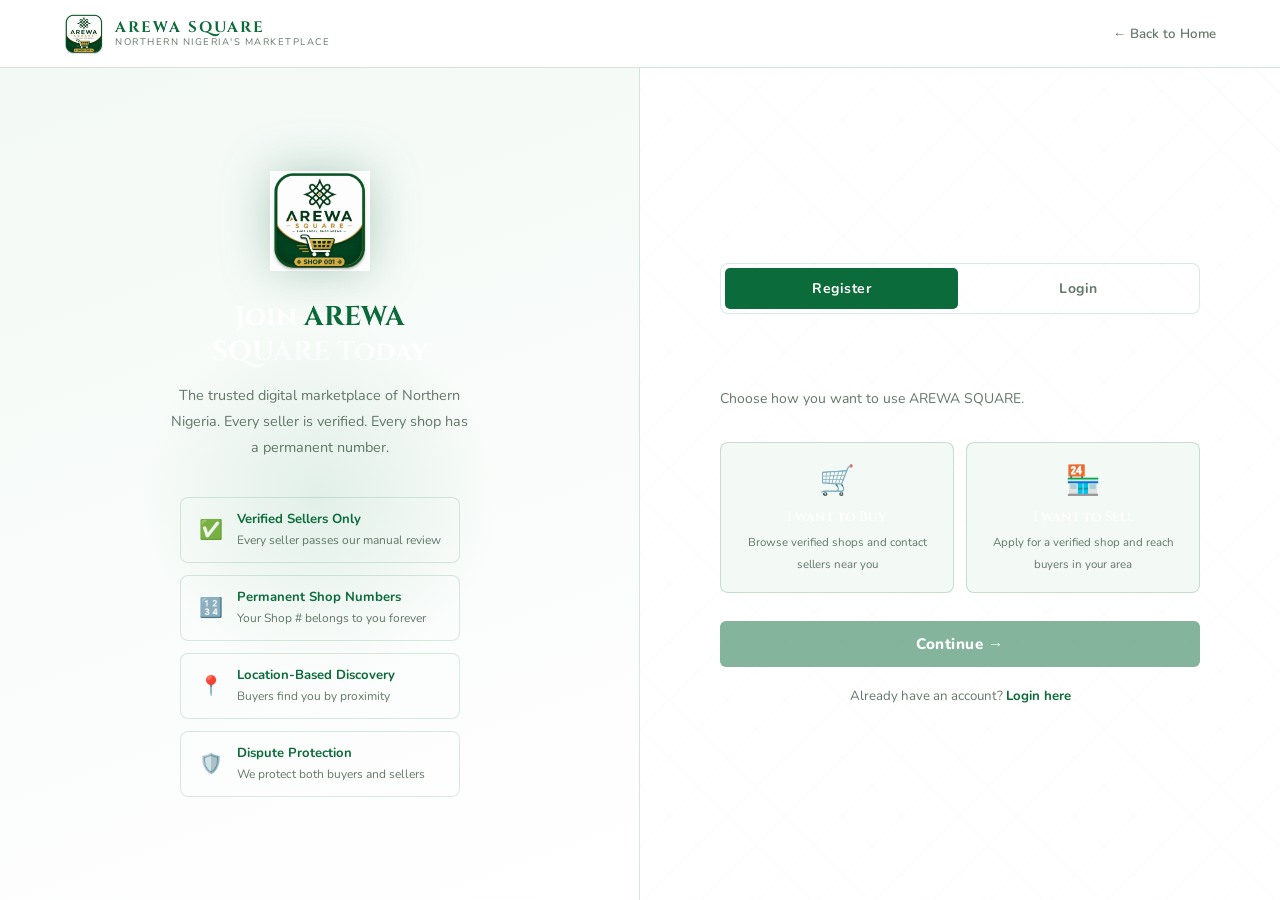
<file: admin-payments.html>
<!DOCTYPE html>
<html lang="en">
<head>
  <meta charset="UTF-8"/>
  <meta name="viewport" content="width=device-width, initial-scale=1.0"/>
  <title>AREWA SQUARE — Payment Tracking</title>
  <link href="https://fonts.googleapis.com/css2?family=Cinzel:wght@400;600;700&family=Nunito:wght@300;400;500;600;700;800&display=swap" rel="stylesheet"/>
  <style>
    *, *::before, *::after { margin:0; padding:0; box-sizing:border-box; }
        :root {
      --bg:         #FFFFFF;
      --bg2:        #F3F9F5;
      --green-mid:  #F3F9F5;
      --gold:       #0B6B3A;
      --gold-light: #128049;
      --gold-dim:   #4C8A6C;
      --emerald:    #128049;
      --em-dim:     #0B6B3A;
      --white:      #14231A;
      --white-dim:  #63776A;
      --danger:     #e74c3c;
      --warn:       #f39c12;
      --sidebar-w:  256px;
      --card:       #FFFFFF;
      --border:     rgba(11,107,58,0.15);
    }

    body {
      font-family:'Nunito',sans-serif;
      background:var(--bg);
      color:var(--white);
      min-height:100vh;
      display:flex;
    }

    body::before {
      content:''; position:fixed; inset:0;
      background:
        radial-gradient(ellipse at 15% 60%, rgba(11,107,58,0.18) 0%, transparent 55%),
        radial-gradient(ellipse at 85% 20%, rgba(11,107,58,0.06) 0%, transparent 50%);
      pointer-events:none; z-index:0;
    }

    /* ════════════════════════════
       SIDEBAR
    ════════════════════════════ */
    .sidebar {
      position:fixed; top:0; left:0;
      width:var(--sidebar-w); height:100vh;
      background:rgba(255,255,255,0.98);
      border-right:1px solid var(--border);
      display:flex; flex-direction:column;
      z-index:100; transition:transform 0.3s;
    }

    .sidebar-logo {
      padding:20px; border-bottom:1px solid var(--border);
    }
    .sidebar-logo a {
      display:flex; align-items:center; gap:10px; text-decoration:none;
    }
    .sidebar-logo img { width:34px; height:34px; object-fit:contain; }
    .sidebar-logo-text span:first-child {
      display:block; font-family:'Cinzel',serif;
      font-size:0.82rem; font-weight:700; color:var(--gold); letter-spacing:1.5px;
    }
    .sidebar-logo-text span:last-child {
      display:block; font-size:0.58rem; color:var(--white-dim);
      letter-spacing:1px; text-transform:uppercase;
    }

    .admin-badge {
      margin:12px; padding:10px 14px;
      background:rgba(11,107,58,0.08);
      border:1px solid rgba(11,107,58,0.2);
      border-radius:7px; display:flex; align-items:center; gap:10px;
    }
    .admin-avatar {
      width:32px; height:32px; border-radius:50%;
      background:linear-gradient(135deg,var(--green-mid),var(--gold-dim));
      display:flex; align-items:center; justify-content:center;
      font-size:0.75rem; font-weight:700; color:var(--gold);
      font-family:'Cinzel',serif; flex-shrink:0;
    }
    .admin-badge span:first-of-type { display:block; font-size:0.78rem; font-weight:700; color:var(--white); }
    .admin-badge span:last-of-type  { display:block; font-size:0.65rem; color:var(--gold); font-weight:700; }

    .sidebar-nav { flex:1; padding:8px 0; overflow-y:auto; }
    .nav-label { padding:10px 18px 4px; font-size:0.6rem; font-weight:700; color:var(--gold-dim); letter-spacing:2px; text-transform:uppercase; }
    .nav-item {
      display:flex; align-items:center; gap:10px; padding:10px 18px;
      cursor:pointer; transition:all 0.25s; border-left:2px solid transparent;
      color:var(--white-dim); font-size:0.83rem; font-weight:600; text-decoration:none;
    }
    .nav-item:hover { background:rgba(11,107,58,0.07); color:var(--white); border-left-color:var(--gold-dim); }
    .nav-item.active { background:rgba(11,107,58,0.1); color:var(--gold); border-left-color:var(--gold); }
    .nav-item .ni { font-size:0.95rem; min-width:18px; text-align:center; }
    .nav-badge { margin-left:auto; background:var(--danger); color:#fff; font-size:0.62rem; font-weight:800; padding:2px 7px; border-radius:10px; }
    .nav-badge.gold { background:var(--gold); color:var(--bg); }

    .sidebar-footer { padding:14px 18px; border-top:1px solid var(--border); }
    .logout-btn { display:flex; align-items:center; gap:10px; color:var(--white-dim); font-size:0.82rem; font-weight:600; cursor:pointer; transition:color 0.3s; background:none; border:none; font-family:'Nunito',sans-serif; padding:0; }
    .logout-btn:hover { color:var(--danger); }

    /* ════════════════════════════
       MAIN
    ════════════════════════════ */
    .main {
      margin-left:var(--sidebar-w);
      flex:1; min-height:100vh;
      position:relative; z-index:1;
    }

    .topbar {
      position:sticky; top:0; z-index:50;
      background:rgba(255,255,255,0.96);
      backdrop-filter:blur(14px);
      border-bottom:1px solid var(--border);
      padding:0 28px; height:60px;
      display:flex; align-items:center; justify-content:space-between;
    }
    .topbar-left h1 { font-family:'Cinzel',serif; font-size:1.05rem; font-weight:700; color:var(--white); }
    .topbar-left p  { font-size:0.72rem; color:var(--white-dim); margin-top:2px; }
    .topbar-right   { display:flex; align-items:center; gap:10px; }

    .btn-topbar {
      padding:7px 16px; border-radius:5px;
      font-family:'Nunito',sans-serif; font-size:0.78rem; font-weight:800;
      cursor:pointer; transition:all 0.3s; border:1px solid;
    }
    .btn-gold   { background:var(--gold); color:var(--bg); border-color:var(--gold); }
    .btn-gold:hover { background:var(--gold-light); }
    .btn-ghost  { background:transparent; color:var(--white-dim); border-color:var(--border); }
    .btn-ghost:hover { border-color:var(--gold-dim); color:var(--gold); }

    .hamburger-btn {
      display:none; width:34px; height:34px; background:none; border:none;
      cursor:pointer; flex-direction:column; gap:5px; align-items:center; justify-content:center;
    }
    .hamburger-btn span { display:block; width:20px; height:2px; background:var(--gold); border-radius:2px; }

    /* Page sections */
    .page-section { display:none; padding:24px 28px; animation:fadeUp 0.4s ease both; }
    .page-section.active { display:block; }
    @keyframes fadeUp { from{opacity:0;transform:translateY(10px)} to{opacity:1;transform:translateY(0)} }

    /* ════════════════════════════
       REVENUE SUMMARY BAR
    ════════════════════════════ */
    .revenue-bar {
      background:linear-gradient(135deg, rgba(11,107,58,0.6), rgba(255,255,255,0.8));
      border:1px solid rgba(11,107,58,0.25);
      border-radius:12px; padding:24px 28px;
      margin-bottom:24px;
      display:grid;
      grid-template-columns: repeat(4,1fr);
      gap:0;
      position:relative; overflow:hidden;
    }
    .revenue-bar::before {
      content:'';
      position:absolute; top:-60%; right:-5%;
      width:300px; height:300px;
      background:radial-gradient(circle, rgba(11,107,58,0.07) 0%, transparent 70%);
      pointer-events:none;
    }
    .rev-item {
      padding:0 24px;
      border-right:1px solid rgba(11,107,58,0.12);
      position:relative; z-index:1;
    }
    .rev-item:first-child { padding-left:0; }
    .rev-item:last-child  { border-right:none; }

    .rev-label { font-size:0.7rem; font-weight:700; color:var(--white-dim); text-transform:uppercase; letter-spacing:1px; margin-bottom:8px; }
    .rev-amount {
      font-family:'Cinzel',serif; font-size:1.6rem; font-weight:700;
      color:var(--gold); display:block; margin-bottom:4px;
    }
    .rev-sub { font-size:0.72rem; color:var(--white-dim); display:flex; align-items:center; gap:5px; }
    .rev-up   { color:var(--emerald); font-weight:700; }
    .rev-warn { color:var(--warn); font-weight:700; }
    .rev-danger { color:var(--danger); font-weight:700; }

    /* ════════════════════════════
       TOOLBAR
    ════════════════════════════ */
    .toolbar {
      display:flex; align-items:center; gap:12px;
      margin-bottom:16px; flex-wrap:wrap;
    }
    .toolbar-search {
      flex:1; min-width:200px;
      padding:9px 14px;
      background:rgba(11,107,58,0.05);
      border:1px solid rgba(11,107,58,0.2);
      border-radius:6px; color:var(--white);
      font-family:'Nunito',sans-serif; font-size:0.83rem;
      outline:none; transition:border-color 0.3s;
    }
    .toolbar-search:focus { border-color:var(--gold); }
    .toolbar-search::placeholder { color:rgba(99,119,106,0.35); }

    .filter-select {
      padding:9px 14px; background:rgba(11,107,58,0.05);
      border:1px solid rgba(11,107,58,0.2); border-radius:6px;
      color:var(--white); font-family:'Nunito',sans-serif;
      font-size:0.83rem; outline:none; cursor:pointer; appearance:none;
      padding-right:30px;
      background-image:url("data:image/svg+xml,%3Csvg xmlns='http://www.w3.org/2000/svg' width='10' height='6' viewBox='0 0 10 6'%3E%3Cpath d='M1 1l4 4 4-4' stroke='%230B6B3A' stroke-width='1.5' fill='none'/%3E%3C/svg%3E");
      background-repeat:no-repeat; background-position:right 10px center;
    }
    .filter-select option { background:var(--bg); }

    /* ════════════════════════════
       PAYMENT TABLE
    ════════════════════════════ */
    .table-wrap {
      background:var(--card); border:1px solid var(--border);
      border-radius:12px; overflow:hidden; overflow-x:auto;
    }

    table { width:100%; border-collapse:collapse; min-width:800px; }

    thead th {
      text-align:left; padding:13px 16px;
      font-size:0.67rem; font-weight:700; color:var(--gold-dim);
      text-transform:uppercase; letter-spacing:1px;
      border-bottom:1px solid var(--border); white-space:nowrap;
      background:rgba(11,107,58,0.03);
    }

    tbody td {
      padding:14px 16px; border-bottom:1px solid rgba(11,107,58,0.04);
      font-size:0.8rem; color:var(--white-dim); vertical-align:middle;
    }
    tbody tr:hover td { background:rgba(11,107,58,0.025); }
    tbody tr:last-child td { border-bottom:none; }

    .shop-pill {
      display:inline-block; background:rgba(11,107,58,0.1);
      border:1px solid var(--gold-dim); border-radius:4px;
      padding:2px 8px; font-family:'Cinzel',serif;
      font-size:0.68rem; font-weight:700; color:var(--gold);
    }

    .seller-cell { display:flex; align-items:center; gap:10px; }
    .seller-icon {
      width:32px; height:32px; border-radius:6px;
      background:linear-gradient(135deg,var(--green-mid),rgba(227,242,232,0.8));
      display:flex; align-items:center; justify-content:center;
      font-size:0.9rem; flex-shrink:0;
    }
    .seller-name { font-weight:700; color:var(--white); font-size:0.83rem; }
    .seller-biz  { font-size:0.7rem; color:var(--white-dim); }

    /* Status badges */
    .badge {
      display:inline-flex; align-items:center; gap:5px;
      padding:4px 10px; border-radius:12px;
      font-size:0.65rem; font-weight:700; white-space:nowrap;
    }
    .badge::before { content:''; width:6px; height:6px; border-radius:50%; }
    .badge.paid     { background:rgba(18,128,73,0.1); color:var(--emerald); border:1px solid rgba(18,128,73,0.25); }
    .badge.paid::before { background:var(--emerald); }
    .badge.pending  { background:rgba(243,156,18,0.1); color:var(--warn); border:1px solid rgba(243,156,18,0.25); }
    .badge.pending::before { background:var(--warn); }
    .badge.overdue  { background:rgba(231,76,60,0.1); color:var(--danger); border:1px solid rgba(231,76,60,0.25); }
    .badge.overdue::before { background:var(--danger); }
    .badge.free     { background:rgba(11,107,58,0.06); color:var(--white-dim); border:1px solid rgba(11,107,58,0.1); }
    .badge.free::before { background:var(--white-dim); }

    /* Plan badge */
    .plan-badge {
      display:inline-block; padding:3px 9px; border-radius:4px;
      font-size:0.65rem; font-weight:800; letter-spacing:0.5px;
    }
    .plan-monthly  { background:rgba(11,107,58,0.1); color:var(--gold); border:1px solid rgba(11,107,58,0.2); }
    .plan-yearly   { background:rgba(18,128,73,0.1); color:var(--emerald); border:1px solid rgba(18,128,73,0.2); }
    .plan-free     { background:rgba(11,107,58,0.05); color:var(--white-dim); border:1px solid rgba(11,107,58,0.1); }

    /* Amount */
    .amount-cell { font-family:'Cinzel',serif; font-size:0.88rem; font-weight:700; }
    .amount-paid    { color:var(--gold); }
    .amount-pending { color:var(--warn); }
    .amount-overdue { color:var(--danger); }

    /* Due date warning */
    .due-cell { font-size:0.78rem; }
    .due-overdue { color:var(--danger); font-weight:700; }
    .due-soon    { color:var(--warn); font-weight:700; }
    .due-ok      { color:var(--white-dim); }

    /* Action buttons */
    .act-cell { display:flex; gap:6px; flex-wrap:wrap; }
    .act-btn {
      padding:5px 12px; border-radius:4px;
      font-family:'Nunito',sans-serif; font-size:0.7rem; font-weight:700;
      cursor:pointer; transition:all 0.3s; border:1px solid;
    }
    .act-btn.confirm { background:rgba(18,128,73,0.1); border-color:rgba(18,128,73,0.3); color:var(--emerald); }
    .act-btn.confirm:hover { background:var(--emerald); color:var(--bg); }
    .act-btn.remind  { background:rgba(243,156,18,0.08); border-color:rgba(243,156,18,0.25); color:var(--warn); }
    .act-btn.remind:hover  { background:rgba(243,156,18,0.2); }
    .act-btn.suspend { background:rgba(231,76,60,0.08); border-color:rgba(231,76,60,0.25); color:var(--danger); }
    .act-btn.suspend:hover { background:rgba(231,76,60,0.15); }
    .act-btn.view    { background:rgba(11,107,58,0.08); border-color:var(--gold-dim); color:var(--gold); }
    .act-btn.view:hover    { background:rgba(11,107,58,0.15); }
    .act-btn.invoice { background:rgba(11,107,58,0.05); border-color:rgba(11,107,58,0.1); color:var(--white-dim); }
    .act-btn.invoice:hover { border-color:var(--gold-dim); color:var(--gold); }

    /* ════════════════════════════
       MODAL
    ════════════════════════════ */
    .modal-overlay {
      display:none; position:fixed; inset:0;
      background:rgba(16,40,28,0.7); z-index:999;
      align-items:center; justify-content:center; padding:20px;
    }
    .modal-overlay.open { display:flex; }
    .modal {
      background:var(--bg2); border:1px solid var(--border);
      border-radius:14px; width:100%; max-width:520px;
      max-height:88vh; overflow-y:auto;
      animation:fadeUp 0.3s ease both;
    }
    .modal-header {
      padding:20px 24px; border-bottom:1px solid var(--border);
      display:flex; align-items:center; justify-content:space-between;
      position:sticky; top:0; background:var(--bg2); z-index:2;
    }
    .modal-header h3 { font-family:'Cinzel',serif; font-size:1rem; color:var(--white); }
    .modal-close {
      background:none; border:none; color:var(--white-dim);
      font-size:1.2rem; cursor:pointer; transition:color 0.3s; width:28px; height:28px;
    }
    .modal-close:hover { color:var(--gold); }
    .modal-body { padding:24px; }

    /* Confirm payment modal */
    .confirm-shop-info {
      background:rgba(11,107,58,0.06); border:1px solid rgba(11,107,58,0.2);
      border-radius:10px; padding:18px; margin-bottom:20px;
      display:flex; align-items:center; gap:16px;
    }
    .confirm-shop-icon {
      width:48px; height:48px; border-radius:8px;
      background:linear-gradient(135deg,var(--green-mid),rgba(227,242,232,0.8));
      display:flex; align-items:center; justify-content:center; font-size:1.4rem; flex-shrink:0;
    }
    .confirm-shop-name { font-family:'Cinzel',serif; font-size:1rem; color:var(--white); margin-bottom:4px; }
    .confirm-shop-meta { font-size:0.75rem; color:var(--white-dim); }

    .form-group { margin-bottom:16px; }
    .form-group label { display:block; font-size:0.72rem; font-weight:700; color:var(--white-dim); margin-bottom:7px; letter-spacing:0.5px; text-transform:uppercase; }
    .form-group input, .form-group select, .form-group textarea {
      width:100%; padding:11px 14px;
      background:rgba(11,107,58,0.05);
      border:1px solid rgba(11,107,58,0.2);
      border-radius:6px; color:var(--white);
      font-family:'Nunito',sans-serif; font-size:0.875rem;
      outline:none; transition:border-color 0.3s; appearance:none;
    }
    .form-group input:focus, .form-group select:focus, .form-group textarea:focus {
      border-color:var(--gold); box-shadow:0 0 0 3px rgba(11,107,58,0.08);
    }
    .form-group input::placeholder, .form-group textarea::placeholder { color:rgba(99,119,106,0.35); }
    .form-group select option { background:var(--bg); }
    .form-group textarea { resize:vertical; min-height:70px; }

    .form-row { display:grid; grid-template-columns:1fr 1fr; gap:14px; }

    .amount-preview {
      background:rgba(11,107,58,0.08); border:1px solid rgba(11,107,58,0.2);
      border-radius:8px; padding:16px; margin-bottom:20px; text-align:center;
    }
    .amount-preview span { font-size:0.72rem; color:var(--white-dim); display:block; margin-bottom:4px; text-transform:uppercase; letter-spacing:1px; }
    .amount-preview strong { font-family:'Cinzel',serif; font-size:1.8rem; color:var(--gold); }

    .modal-actions { display:flex; gap:10px; margin-top:20px; }
    .modal-btn-primary {
      flex:1; padding:12px; background:var(--gold); color:var(--bg);
      border:none; border-radius:6px; font-family:'Nunito',sans-serif;
      font-size:0.9rem; font-weight:800; cursor:pointer; transition:all 0.3s;
    }
    .modal-btn-primary:hover { background:var(--gold-light); }
    .modal-btn-secondary {
      padding:12px 20px; background:transparent; color:var(--white-dim);
      border:1px solid rgba(11,107,58,0.12); border-radius:6px;
      font-family:'Nunito',sans-serif; font-size:0.875rem; font-weight:700; cursor:pointer; transition:all 0.3s;
    }
    .modal-btn-secondary:hover { border-color:var(--gold-dim); color:var(--gold); }

    /* ════════════════════════════
       INVOICE PREVIEW
    ════════════════════════════ */
    .invoice-preview {
      background:var(--bg); border:1px solid var(--border);
      border-radius:10px; padding:24px; margin-bottom:20px;
    }
    .invoice-header { display:flex; align-items:flex-start; justify-content:space-between; margin-bottom:24px; }
    .invoice-logo-text { font-family:'Cinzel',serif; font-size:1.1rem; color:var(--gold); font-weight:700; }
    .invoice-logo-sub  { font-size:0.65rem; color:var(--white-dim); letter-spacing:1px; text-transform:uppercase; }
    .invoice-title { font-family:'Cinzel',serif; font-size:0.85rem; color:var(--white-dim); letter-spacing:2px; text-transform:uppercase; }
    .invoice-num   { font-family:'Cinzel',serif; font-size:1.1rem; color:var(--gold); font-weight:700; }
    .invoice-divider { height:1px; background:var(--border); margin:16px 0; }
    .invoice-grid { display:grid; grid-template-columns:1fr 1fr; gap:16px; margin-bottom:20px; }
    .invoice-block p { font-size:0.7rem; color:var(--white-dim); text-transform:uppercase; letter-spacing:1px; margin-bottom:4px; }
    .invoice-block span { font-size:0.83rem; color:var(--white); font-weight:600; }
    .invoice-line { display:flex; justify-content:space-between; align-items:center; padding:10px 0; border-bottom:1px solid rgba(11,107,58,0.05); }
    .invoice-line span { font-size:0.83rem; color:var(--white-dim); }
    .invoice-line strong { font-size:0.83rem; color:var(--white); font-weight:700; }
    .invoice-total { display:flex; justify-content:space-between; align-items:center; padding:14px 0 0; }
    .invoice-total span { font-family:'Cinzel',serif; font-size:0.85rem; color:var(--gold); }
    .invoice-total strong { font-family:'Cinzel',serif; font-size:1.3rem; color:var(--gold); }
    .invoice-bank {
      background:rgba(11,107,58,0.06); border:1px solid rgba(11,107,58,0.15);
      border-radius:8px; padding:14px; margin-top:16px;
    }
    .invoice-bank p { font-size:0.7rem; color:var(--gold); font-weight:700; text-transform:uppercase; letter-spacing:1px; margin-bottom:8px; }
    .invoice-bank-detail { display:flex; justify-content:space-between; margin-bottom:6px; }
    .invoice-bank-detail span { font-size:0.78rem; color:var(--white-dim); }
    .invoice-bank-detail strong { font-size:0.78rem; color:var(--white); font-weight:700; }

    /* History log */
    .history-log { display:flex; flex-direction:column; gap:10px; }
    .history-item {
      background:var(--card); border:1px solid var(--border);
      border-radius:8px; padding:14px 16px;
      display:flex; align-items:center; gap:14px;
    }
    .history-dot {
      width:10px; height:10px; border-radius:50%; flex-shrink:0;
    }
    .history-dot.paid    { background:var(--emerald); box-shadow:0 0 6px rgba(18,128,73,0.4); }
    .history-dot.pending { background:var(--warn); }
    .history-dot.overdue { background:var(--danger); }
    .history-text { flex:1; }
    .history-text p    { font-size:0.82rem; font-weight:600; color:var(--white); }
    .history-text span { font-size:0.72rem; color:var(--white-dim); }
    .history-amount { font-family:'Cinzel',serif; font-size:0.9rem; font-weight:700; }
    .history-amount.paid    { color:var(--gold); }
    .history-amount.pending { color:var(--warn); }

    /* Section tabs */
    .section-tabs {
      display:flex; gap:4px;
      background:rgba(11,107,58,0.03);
      border:1px solid var(--border);
      border-radius:7px; padding:4px;
      width:fit-content; margin-bottom:20px;
    }
    .tab-btn {
      padding:8px 20px; background:transparent; border:none; border-radius:5px;
      font-family:'Nunito',sans-serif; font-size:0.82rem; font-weight:700;
      color:var(--white-dim); cursor:pointer; transition:all 0.3s;
    }
    .tab-btn.active { background:var(--gold); color:var(--bg); }

    .tab-content { display:none; }
    .tab-content.active { display:block; animation:fadeUp 0.3s ease both; }

    /* Notice */
    .notice {
      display:flex; gap:12px; align-items:flex-start;
      background:rgba(11,107,58,0.06); border:1px solid rgba(11,107,58,0.18);
      border-radius:8px; padding:14px 16px; margin-bottom:20px;
    }
    .notice .ni { font-size:1.1rem; margin-top:1px; flex-shrink:0; }
    .notice p { font-size:0.8rem; color:var(--white-dim); line-height:1.7; }
    .notice p strong { color:var(--gold); }

    /* Pricing plan cards */
    .plans-grid { display:grid; grid-template-columns:repeat(3,1fr); gap:16px; margin-bottom:24px; }
    .plan-card {
      background:var(--card); border:1px solid var(--border);
      border-radius:10px; padding:22px; text-align:center;
      transition:all 0.3s;
    }
    .plan-card:hover { border-color:var(--gold-dim); transform:translateY(-3px); }
    .plan-card.featured { border-color:var(--gold); background:rgba(11,107,58,0.06); }
    .plan-card .plan-name { font-family:'Cinzel',serif; font-size:0.9rem; color:var(--white); margin-bottom:8px; }
    .plan-card .plan-price { font-family:'Cinzel',serif; font-size:1.8rem; color:var(--gold); font-weight:700; margin-bottom:4px; }
    .plan-card .plan-period { font-size:0.72rem; color:var(--white-dim); margin-bottom:16px; }
    .plan-card .plan-features { text-align:left; margin-bottom:16px; }
    .plan-card .plan-features li { font-size:0.78rem; color:var(--white-dim); padding:5px 0; border-bottom:1px solid rgba(11,107,58,0.05); list-style:none; display:flex; align-items:center; gap:7px; }
    .plan-card .plan-features li::before { content:'✓'; color:var(--emerald); font-weight:700; }
    .plan-edit-btn {
      width:100%; padding:9px; background:transparent;
      border:1px solid var(--gold-dim); border-radius:5px;
      color:var(--gold); font-family:'Nunito',sans-serif;
      font-size:0.78rem; font-weight:700; cursor:pointer; transition:all 0.3s;
    }
    .plan-edit-btn:hover { background:rgba(11,107,58,0.1); }

    /* My bank info */
    .bank-card {
      background:linear-gradient(135deg, rgba(11,107,58,0.5), rgba(255,255,255,0.8));
      border:1px solid rgba(11,107,58,0.25); border-radius:12px; padding:24px;
      position:relative; overflow:hidden;
    }
    .bank-card::before {
      content:''; position:absolute; bottom:-30px; right:-30px;
      width:180px; height:180px;
      background:radial-gradient(circle, rgba(11,107,58,0.08) 0%, transparent 70%);
    }
    .bank-card h4 { font-family:'Cinzel',serif; font-size:0.9rem; color:var(--gold); margin-bottom:20px; }
    .bank-row { display:flex; align-items:center; justify-content:space-between; padding:12px 0; border-bottom:1px solid rgba(11,107,58,0.1); }
    .bank-row:last-child { border-bottom:none; }
    .bank-row span { font-size:0.75rem; color:var(--white-dim); text-transform:uppercase; letter-spacing:0.5px; }
    .bank-row strong { font-size:0.9rem; color:var(--white); font-weight:700; font-family:'Cinzel',serif; }

    /* Responsive */
    @media (max-width:960px) {
      .revenue-bar { grid-template-columns:1fr 1fr; }
      .rev-item { padding:12px 0; border-right:none; border-bottom:1px solid rgba(11,107,58,0.1); }
      .rev-item:nth-child(2n) { padding-left:20px; border-bottom:1px solid rgba(11,107,58,0.1); }
      .plans-grid { grid-template-columns:1fr; }
    }
    @media (max-width:860px) {
      .sidebar { transform:translateX(-100%); }
      .sidebar.open { transform:translateX(0); }
      .main { margin-left:0; }
      .hamburger-btn { display:flex; }
    }
    @media (max-width:520px) {
      .page-section { padding:16px 14px; }
      .topbar { padding:0 14px; }
      .form-row { grid-template-columns:1fr; }
      .revenue-bar { grid-template-columns:1fr; }
    }
  </style>
<script src="./api.js"></script>
<link rel="manifest" href="./manifest.json"/>
<meta name="theme-color" content="#0B6B3A"/>
</head>
<body>

  <!-- ══ SIDEBAR ══ -->
  <aside class="sidebar" id="sidebar">
    <div class="sidebar-logo">
      <a href="index.html">
        <img src="./logo.png" alt="Logo" onerror="this.style.display='none'"/>
        <div class="sidebar-logo-text">
          <span>AREWA SQUARE</span>
          <span>Payment Management</span>
        </div>
      </a>
    </div>

    <div class="admin-badge">
      <div class="admin-avatar">AK</div>
      <div>
        <span>Abbaty Kausani</span>
        <span>🔑 Platform Owner</span>
      </div>
    </div>

    <nav class="sidebar-nav">
      <div class="nav-label">Payment Sections</div>
      <a class="nav-item active" onclick="showSection('tracker')"><span class="ni">💳</span> Payment Tracker</a>
      <a class="nav-item" onclick="showSection('history')"><span class="ni">📜</span> Payment History</a>
      <a class="nav-item" onclick="showSection('invoices')"><span class="ni">🧾</span> Invoices</a>
      <a class="nav-item" onclick="showSection('plans')"><span class="ni">📦</span> Subscription Plans</a>
      <a class="nav-item" onclick="showSection('bank')"><span class="ni">🏦</span> My Bank Details</a>

      <div class="nav-label" style="margin-top:12px;">Quick Stats</div>
      <div style="padding:10px 18px;">
        <div style="background:rgba(18,128,73,0.08);border:1px solid rgba(18,128,73,0.15);border-radius:6px;padding:10px 12px;margin-bottom:8px;">
          <span style="font-size:0.65rem;color:var(--white-dim);display:block;text-transform:uppercase;letter-spacing:1px;">Collected This Month</span>
          <span style="font-family:'Cinzel',serif;font-size:1rem;color:var(--emerald);font-weight:700;">₦36,000</span>
        </div>
        <div style="background:rgba(243,156,18,0.06);border:1px solid rgba(243,156,18,0.15);border-radius:6px;padding:10px 12px;">
          <span style="font-size:0.65rem;color:var(--white-dim);display:block;text-transform:uppercase;letter-spacing:1px;">Awaiting Confirmation</span>
          <span style="font-family:'Cinzel',serif;font-size:1rem;color:var(--warn);font-weight:700;">₦9,000</span>
        </div>
      </div>

      <div class="nav-label" style="margin-top:4px;">Admin Panel</div>
      <a class="nav-item" href="admin.html"><span class="ni">◀</span> Back to Admin</a>
    </nav>

    <div class="sidebar-footer">
      <button class="logout-btn">🚪 Logout</button>
    </div>
  </aside>

  <!-- ══ MAIN ══ -->
  <main class="main">

    <!-- Topbar -->
    <div class="topbar">
      <div style="display:flex;align-items:center;gap:12px;">
        <button class="hamburger-btn" onclick="document.getElementById('sidebar').classList.toggle('open')">
          <span></span><span></span><span></span>
        </button>
        <div class="topbar-left">
          <h1 id="page-title">Payment Tracker</h1>
          <p>Seller subscription management — confirm every payment manually</p>
        </div>
      </div>
      <div class="topbar-right">
        <button class="btn-topbar btn-ghost" onclick="openInvoiceModal(null)">🧾 New Invoice</button>
        <button class="btn-topbar btn-gold" onclick="openConfirmModal(null)">✅ Confirm Payment</button>
      </div>
    </div>

    <!-- ══ TRACKER ══ -->
    <section class="page-section active" id="sec-tracker">

      <!-- Revenue summary bar -->
      <div class="revenue-bar">
        <div class="rev-item">
          <div class="rev-label">Total Collected — This Month</div>
          <span class="rev-amount">₦36,000</span>
          <span class="rev-sub"><span class="rev-up">↑ 20% vs last month</span></span>
        </div>
        <div class="rev-item">
          <div class="rev-label">Pending Confirmation</div>
          <span class="rev-amount" style="color:var(--warn);">₦9,000</span>
          <span class="rev-sub"><span class="rev-warn">3 sellers awaiting</span></span>
        </div>
        <div class="rev-item">
          <div class="rev-label">Overdue Payments</div>
          <span class="rev-amount" style="color:var(--danger);">₦6,000</span>
          <span class="rev-sub"><span class="rev-danger">2 sellers overdue</span></span>
        </div>
        <div class="rev-item">
          <div class="rev-label">Active Subscriptions</div>
          <span class="rev-amount">18/20</span>
          <span class="rev-sub"><span class="rev-up">90% collection rate</span></span>
        </div>
      </div>

      <!-- Notice -->
      <div class="notice">
        <span class="ni">💡</span>
        <p>
          <strong>How this works:</strong> Every seller transfers their subscription fee to your bank account directly.
          Once you see the transfer in your account, come here and click <strong>"Confirm Payment"</strong> to keep their shop Active.
          If a seller is overdue, you can send a reminder or suspend their shop until they pay.
        </p>
      </div>

      <!-- Toolbar -->
      <div class="toolbar">
        <input class="toolbar-search" type="text" placeholder="Search by seller name or shop number..." oninput="filterTable(this.value)"/>
        <select class="filter-select" onchange="filterByStatus(this.value)">
          <option value="all">All Status</option>
          <option value="paid">Paid ✅</option>
          <option value="pending">Pending ⏳</option>
          <option value="overdue">Overdue ⚠️</option>
          <option value="free">Free Period</option>
        </select>
        <select class="filter-select">
          <option>This Month</option>
          <option>Last Month</option>
          <option>Last 3 Months</option>
          <option>All Time</option>
        </select>
      </div>

      <!-- Table -->
      <div class="table-wrap">
        <table>
          <thead>
            <tr>
              <th>Shop</th>
              <th>Seller</th>
              <th>Plan</th>
              <th>Amount Due</th>
              <th>Due Date</th>
              <th>Last Paid</th>
              <th>Status</th>
              <th>Actions</th>
            </tr>
          </thead>
          <tbody id="payment-tbody"></tbody>
        </table>
      </div>
    </section>

    <!-- ══ PAYMENT HISTORY ══ -->
    <section class="page-section" id="sec-history">
      <div class="notice">
        <span class="ni">📜</span>
        <p>A full log of every payment you have confirmed. This is your financial record for AREWA SQUARE subscription income.</p>
      </div>

      <div class="toolbar">
        <input class="toolbar-search" type="text" placeholder="Search history..."/>
        <select class="filter-select">
          <option>All Sellers</option>
          <option>Shop 001 — Zainab Footwear</option>
          <option>Shop 002 — Musa Gadgets</option>
          <option>Shop 003 — Fatima Fashion</option>
        </select>
        <select class="filter-select">
          <option>All Time</option><option>This Month</option><option>Last Month</option>
        </select>
      </div>

      <div class="history-log" id="history-log"></div>
    </section>

    <!-- ══ INVOICES ══ -->
    <section class="page-section" id="sec-invoices">
      <div class="notice">
        <span class="ni">🧾</span>
        <p>Generate and send payment invoices to sellers. Each invoice shows your bank details, the amount due, and the due date. <strong>Sellers send the money to your account directly.</strong></p>
      </div>

      <div class="toolbar">
        <input class="toolbar-search" type="text" placeholder="Search invoices..."/>
        <button class="btn-topbar btn-gold" onclick="openInvoiceModal(null)" style="padding:9px 18px;">+ New Invoice</button>
      </div>

      <div class="table-wrap">
        <table>
          <thead>
            <tr><th>Invoice #</th><th>Shop</th><th>Seller</th><th>Amount</th><th>Issued</th><th>Due</th><th>Status</th><th>Actions</th></tr>
          </thead>
          <tbody id="invoice-tbody"></tbody>
        </table>
      </div>
    </section>

    <!-- ══ SUBSCRIPTION PLANS ══ -->
    <section class="page-section" id="sec-plans">
      <div class="notice">
        <span class="ni">📦</span>
        <p>These are the subscription plans sellers pay to stay on AREWA SQUARE. You set the prices. Sellers pay directly to your bank account.</p>
      </div>

      <div class="plans-grid">
        <div class="plan-card">
          <p class="plan-name">Trial Period</p>
          <p class="plan-price">Free</p>
          <p class="plan-period">First 3 months</p>
          <ul class="plan-features">
            <li>Shop listing active</li>
            <li>Up to 10 products</li>
            <li>Verified badge</li>
            <li>Basic analytics</li>
          </ul>
          <button class="plan-edit-btn" onclick="showToast('Edit Trial plan...','info')">Edit Plan</button>
        </div>
        <div class="plan-card featured">
          <p class="plan-name">Monthly Subscription</p>
          <p class="plan-price">₦3,000</p>
          <p class="plan-period">Per month — paid in advance</p>
          <ul class="plan-features">
            <li>Full shop listing</li>
            <li>Unlimited products</li>
            <li>Verified badge</li>
            <li>Full analytics</li>
            <li>Priority in search results</li>
          </ul>
          <button class="plan-edit-btn" onclick="showToast('Edit Monthly plan...','info')">Edit Plan</button>
        </div>
        <div class="plan-card">
          <p class="plan-name">Yearly Subscription</p>
          <p class="plan-price">₦30,000</p>
          <p class="plan-period">Per year — save ₦6,000</p>
          <ul class="plan-features">
            <li>Everything in Monthly</li>
            <li>2 months free</li>
            <li>Featured on Homepage</li>
            <li>Priority support</li>
          </ul>
          <button class="plan-edit-btn" onclick="showToast('Edit Yearly plan...','info')">Edit Plan</button>
        </div>
      </div>
    </section>

    <!-- ══ MY BANK DETAILS ══ -->
    <section class="page-section" id="sec-bank">
      <div class="notice">
        <span class="ni">🏦</span>
        <p>This is the bank account you share with sellers when sending invoices. <strong>Sellers transfer subscription fees directly to this account.</strong> Update it here if your details change.</p>
      </div>

      <div style="display:grid;grid-template-columns:1fr 1fr;gap:20px;">
        <div class="bank-card">
          <h4>💳 Your Payment Account</h4>
          <div class="bank-row">
            <span>Account Name</span>
            <strong>ABBATY KAUSANI</strong>
          </div>
          <div class="bank-row">
            <span>Account Number</span>
            <strong>0123456789</strong>
          </div>
          <div class="bank-row">
            <span>Bank Name</span>
            <strong>First Bank Nigeria</strong>
          </div>
          <div class="bank-row">
            <span>Account Type</span>
            <strong>Savings</strong>
          </div>
          <div class="bank-row">
            <span>Business Name</span>
            <strong>KAUSANITECH</strong>
          </div>
        </div>

        <div style="background:var(--card);border:1px solid var(--border);border-radius:12px;padding:24px;">
          <h4 style="font-family:'Cinzel',serif;font-size:0.9rem;color:var(--gold);margin-bottom:18px;">✏️ Update Bank Details</h4>
          <div class="form-group">
            <label>Account Name</label>
            <input type="text" value="ABBATY KAUSANI"/>
          </div>
          <div class="form-group">
            <label>Account Number</label>
            <input type="text" value="0123456789"/>
          </div>
          <div class="form-group">
            <label>Bank Name</label>
            <select>
              <option>First Bank Nigeria</option>
              <option>GTBank</option><option>Access Bank</option>
              <option>UBA</option><option>Zenith Bank</option>
              <option>Opay</option><option>Palmpay</option>
              <option>Moniepoint</option>
            </select>
          </div>
          <div class="form-group">
            <label>Business / Trading Name</label>
            <input type="text" value="KAUSANITECH"/>
          </div>
          <button class="modal-btn-primary" style="width:100%;margin-top:4px;" onclick="showToast('Bank details updated!','info')">Save Changes</button>
        </div>
      </div>
    </section>

  </main>

  <!-- ══ CONFIRM PAYMENT MODAL ══ -->
  <div class="modal-overlay" id="confirm-modal">
    <div class="modal">
      <div class="modal-header">
        <h3>✅ Confirm Payment Received</h3>
        <button class="modal-close" onclick="closeModal('confirm-modal')">✕</button>
      </div>
      <div class="modal-body">
        <div class="confirm-shop-info" id="confirm-shop-info">
          <div class="confirm-shop-icon" id="confirm-icon">🏪</div>
          <div>
            <p class="confirm-shop-name" id="confirm-name">Shop Name</p>
            <p class="confirm-shop-meta" id="confirm-meta">Shop # | Category | Location</p>
          </div>
        </div>

        <div class="amount-preview">
          <span>Amount to Confirm</span>
          <strong id="confirm-amount">₦3,000</strong>
        </div>

        <div class="notice" style="margin-bottom:16px;">
          <span class="ni">⚠️</span>
          <p>Only confirm after you have <strong>personally verified</strong> the transfer in your bank account or mobile app. Do not confirm based on screenshots alone.</p>
        </div>

        <div class="form-row">
          <div class="form-group">
            <label>Amount Received (₦) *</label>
            <input type="number" id="received-amount" placeholder="e.g. 3000"/>
          </div>
          <div class="form-group">
            <label>Date Received *</label>
            <input type="date" id="received-date"/>
          </div>
        </div>
        <div class="form-group">
          <label>Payment Method</label>
          <select id="payment-method">
            <option>Bank Transfer</option>
            <option>USSD Transfer</option>
            <option>Opay / Palmpay</option>
            <option>Moniepoint</option>
            <option>Cash (in person)</option>
          </select>
        </div>
        <div class="form-group">
          <label>Transaction Reference (Optional)</label>
          <input type="text" id="tx-ref" placeholder="e.g. FBN2025041800012345"/>
        </div>
        <div class="form-group">
          <label>Period Covered</label>
          <select id="period-covered">
            <option>April 2025</option><option>May 2025</option>
            <option>June 2025</option><option>Q2 2025 (Apr–Jun)</option>
            <option>Full Year 2025</option>
          </select>
        </div>
        <div class="form-group">
          <label>Notes (Optional)</label>
          <textarea id="confirm-notes" placeholder="Any additional note about this payment..."></textarea>
        </div>

        <div class="modal-actions">
          <button class="modal-btn-primary" onclick="processConfirmation()">✅ Confirm & Activate Shop</button>
          <button class="modal-btn-secondary" onclick="closeModal('confirm-modal')">Cancel</button>
        </div>
      </div>
    </div>
  </div>

  <!-- ══ INVOICE MODAL ══ -->
  <div class="modal-overlay" id="invoice-modal">
    <div class="modal">
      <div class="modal-header">
        <h3>🧾 Payment Invoice</h3>
        <button class="modal-close" onclick="closeModal('invoice-modal')">✕</button>
      </div>
      <div class="modal-body">

        <div class="invoice-preview" id="invoice-preview">
          <div class="invoice-header">
            <div>
              <p class="invoice-logo-text">AREWA SQUARE</p>
              <p class="invoice-logo-sub">Northern Nigeria's Marketplace</p>
              <p style="font-size:0.72rem;color:var(--white-dim);margin-top:4px;">Powered by KausaniTech</p>
            </div>
            <div style="text-align:right;">
              <p class="invoice-title">Invoice</p>
              <p class="invoice-num" id="inv-number">INV-2025-007</p>
              <p style="font-size:0.72rem;color:var(--white-dim);margin-top:4px;" id="inv-date">Issued: April 2025</p>
            </div>
          </div>

          <div class="invoice-divider"></div>

          <div class="invoice-grid">
            <div class="invoice-block">
              <p>Billed To</p>
              <span id="inv-seller-name">Rahama Beauty Store</span><br/>
              <span style="font-size:0.75rem;color:var(--white-dim);" id="inv-shop-num">Shop 007 — Kano Central</span>
            </div>
            <div class="invoice-block">
              <p>Payment To</p>
              <span>Abbaty Kausani</span><br/>
              <span style="font-size:0.75rem;color:var(--white-dim);">KAUSANITECH — AREWA SQUARE</span>
            </div>
          </div>

          <div class="invoice-divider"></div>

          <div class="invoice-line">
            <span>Subscription Plan</span>
            <strong id="inv-plan">Monthly Subscription</strong>
          </div>
          <div class="invoice-line">
            <span>Period Covered</span>
            <strong id="inv-period">April 2025</strong>
          </div>
          <div class="invoice-line">
            <span>Shop Number (Permanent)</span>
            <strong id="inv-shopnum">Shop 007</strong>
          </div>
          <div class="invoice-total">
            <span>Total Due</span>
            <strong id="inv-total">₦3,000</strong>
          </div>

          <div class="invoice-bank">
            <p>💳 Transfer to this account</p>
            <div class="invoice-bank-detail"><span>Account Name</span><strong>ABBATY KAUSANI</strong></div>
            <div class="invoice-bank-detail"><span>Account Number</span><strong>0123456789</strong></div>
            <div class="invoice-bank-detail"><span>Bank</span><strong>First Bank Nigeria</strong></div>
            <div class="invoice-bank-detail"><span>Due Date</span><strong id="inv-due">30 April 2025</strong></div>
          </div>
        </div>

        <div class="modal-actions">
          <button class="modal-btn-primary" onclick="showToast('Invoice sent to seller via WhatsApp/email!','info')">📤 Send to Seller</button>
          <button class="modal-btn-secondary" onclick="window.print()">🖨️ Print</button>
          <button class="modal-btn-secondary" onclick="closeModal('invoice-modal')">Close</button>
        </div>
      </div>
    </div>
  </div>

  <script>
    // ══════════════════════════════════════════════════════════
    // REAL-DATA READINESS — READ BEFORE WIRING TO A LIVE BACKEND
    //
    // Same note as admin.html: there is no confirmed /admin/* payments
    // or invoicing API anywhere in this codebase. The `payments` and
    // `invoices` arrays below, and the confirm-payment / generate-invoice
    // actions, are still sample data and placeholder actions — kept as
    // clearly-labeled samples rather than wired to guessed endpoints.
    //
    // To make this real you'd need something like:
    //   GET  /admin/payments              → list of seller subscriptions
    //   POST /admin/payments/:id/confirm  → mark a payment received
    //   GET  /admin/payments/:id/invoice  → invoice detail for the modal
    // confirmed against your actual backend before wiring.
    // ══════════════════════════════════════════════════════════

    // ── Format shop number consistently as "Shop 001", regardless of raw backend format
    //    (handles "#001", "001", "1", "Shop 001", null/undefined) ──
    function _formatShopNum(num) {
      if (num === null || num === undefined || num === '') return 'Pending';
      let s = num.toString().trim().replace(/^(shop)?\s*#?\s*/i, '');
      if (!s) return 'Pending';
      return 'Shop ' + s;
    }

    // ── DATA ──
    let payments = [];
    let currentSeller = null;

    // ── LOAD REAL PAYMENTS DATA ──
    async function loadPayments() {
      const res = await AS.admin.getPayments();
      if (!res.success) {
        document.getElementById('payment-tbody').innerHTML = `<tr><td colspan="8" style="text-align:center;color:var(--white-dim);padding:20px;">${res.message || 'Could not load payments.'}</td></tr>`;
        return;
      }
      payments = res.payments || res || [];
      renderPayments(payments);
      renderHistory();
      renderInvoices();
    }

    // ── RENDER PAYMENT TABLE ──
    function renderPayments(data) {
      if (!data.length) {
        document.getElementById('payment-tbody').innerHTML = `<tr><td colspan="8" style="text-align:center;color:var(--white-dim);padding:20px;">No sellers to show.</td></tr>`;
        return;
      }
      document.getElementById('payment-tbody').innerHTML = data.map(p => {
        const planLabel = p.plan === 'monthly' ? '<span class="plan-badge plan-monthly">Monthly</span>'
                        : p.plan === 'yearly'  ? '<span class="plan-badge plan-yearly">Yearly</span>'
                        : '<span class="plan-badge plan-free">Free Trial</span>';
        const amountClass = p.status === 'paid' ? 'amount-paid' : p.status === 'overdue' ? 'amount-overdue' : 'amount-pending';
        const amountText  = !p.amount ? '—' : '₦' + Number(p.amount).toLocaleString();
        const dueClass    = p.status === 'overdue' ? 'due-overdue' : p.status === 'pending' ? 'due-soon' : 'due-ok';
        const badge       = `<span class="badge ${p.status}">${p.status === 'paid' ? 'Paid' : p.status === 'pending' ? 'Pending' : p.status === 'overdue' ? 'Overdue' : 'Free Period'}</span>`;

        let actions = '';
        if (p.status === 'pending' || p.status === 'overdue') {
          actions = `<button class="act-btn confirm" onclick="openConfirmModal('${p._id}')">✅ Confirm</button>
                     <button class="act-btn remind" onclick="sendReminder('${(p.biz||'').replace(/'/g,"\\'")}')">📩 Remind</button>
                     <button class="act-btn invoice" onclick="openInvoiceModal('${p._id}')">🧾 Invoice</button>`;
          if (p.status === 'overdue') actions += `<button class="act-btn suspend" onclick="suspendShop('${p._id}','${(p.biz||'').replace(/'/g,"\\'")}')">⏸ Suspend</button>`;
        } else if (p.status === 'paid') {
          actions = `<button class="act-btn view" onclick="viewHistory('${p.num}')">📜 History</button>
                     <button class="act-btn invoice" onclick="openInvoiceModal('${p._id}')">🧾 Invoice</button>`;
        } else {
          actions = `<button class="act-btn view" onclick="showToast('Trial period active — no payment due yet.','info')">ℹ️ Trial Active</button>`;
        }

        return `<tr>
          <td><span class="shop-pill">${_formatShopNum(p.num)}</span></td>
          <td>
            <div class="seller-cell">
              <div class="seller-icon">${p.icon || '🏪'}</div>
              <div><p class="seller-name">${p.name || ''}</p><p class="seller-biz">${p.biz || ''}</p></div>
            </div>
          </td>
          <td>${planLabel}</td>
          <td><span class="amount-cell ${amountClass}">${amountText}</span></td>
          <td><span class="due-cell ${dueClass}">${p.due || ''}</span></td>
          <td style="font-size:0.75rem;">${p.lastPaid || '—'}</td>
          <td>${badge}</td>
          <td><div class="act-cell">${actions}</div></td>
        </tr>`;
      }).join('');
    }

    // ── RENDER HISTORY (derived from the same real payments data — every
    //    seller with a lastPaid date shows up here; there is no separate
    //    /admin/payment-history endpoint in the confirmed API contract) ──
    function renderHistory() {
      const paid = payments.filter(p => p.lastPaid && p.lastPaid !== '—');
      const el = document.getElementById('history-log');
      if (!el) return;
      if (!paid.length) { el.innerHTML = `<p style="text-align:center;color:var(--white-dim);padding:20px;">No payment history yet.</p>`; return; }
      el.innerHTML = paid.map(h => `
        <div class="history-item">
          <div class="history-dot ${h.status}"></div>
          <div class="history-text">
            <p>${_formatShopNum(h.num)} — ${h.biz}</p>
            <span>Paid on ${h.lastPaid}${h.method ? ' via ' + h.method : ''}${h.ref ? ' | Ref: ' + h.ref : ''}</span>
          </div>
          <span class="history-amount ${h.status}">₦${Number(h.amount || 0).toLocaleString()}</span>
        </div>`).join('');
    }

    // ── RENDER INVOICES (derived from real payments data — a dedicated
    //    invoice-numbering/PDF system isn't part of the confirmed API yet) ──
    function renderInvoices() {
      const el = document.getElementById('invoice-tbody');
      if (!el) return;
      if (!payments.length) { el.innerHTML = `<tr><td colspan="8" style="text-align:center;color:var(--white-dim);padding:20px;">No invoices yet.</td></tr>`; return; }
      el.innerHTML = payments.map((inv, i) => `
        <tr>
          <td style="font-family:'Cinzel',serif;font-size:0.78rem;color:var(--gold);">${inv.invoiceNum || ('INV-' + (i + 1).toString().padStart(3, '0'))}</td>
          <td><span class="shop-pill">${_formatShopNum(inv.num)}</span></td>
          <td style="color:var(--white);font-weight:600;">${inv.biz || ''}</td>
          <td><span class="amount-cell amount-paid">₦${Number(inv.amount || 0).toLocaleString()}</span></td>
          <td style="font-size:0.75rem;">${inv.lastPaid || '—'}</td>
          <td style="font-size:0.75rem;">${inv.due || ''}</td>
          <td><span class="badge ${inv.status}">${(inv.status||'').charAt(0).toUpperCase()+(inv.status||'').slice(1)}</span></td>
          <td><div class="act-cell">
            <button class="act-btn view" onclick="openInvoiceModal('${inv._id}')">View</button>
            <button class="act-btn invoice" onclick="showToast('Sending invoice to seller...','info')">Send</button>
          </div></td>
        </tr>`).join('');
    }

    // ── MODALS ──
    function openConfirmModal(id) {
      const p = payments.find(x => x._id === id) || payments.find(x => x.status === 'pending') || payments[0];
      if (!p) return;
      currentSeller = p;
      document.getElementById('confirm-icon').textContent  = p.icon || '🏪';
      document.getElementById('confirm-name').textContent  = p.biz;
      document.getElementById('confirm-meta').textContent  = _formatShopNum(p.num) + ' | ' + (p.plan === 'monthly' ? 'Monthly Plan' : p.plan === 'yearly' ? 'Yearly Plan' : 'Free Trial');
      document.getElementById('confirm-amount').textContent = '₦' + Number(p.amount || 0).toLocaleString();
      document.getElementById('received-amount').value     = p.amount || '';
      document.getElementById('received-date').value = new Date().toISOString().split('T')[0];
      document.getElementById('confirm-modal').classList.add('open');
    }

    function openInvoiceModal(id) {
      const p = payments.find(x => x._id === id) || payments[0];
      if (!p) return;
      document.getElementById('inv-number').textContent      = p.invoiceNum || 'INV-' + (payments.indexOf(p) + 1).toString().padStart(3, '0');
      document.getElementById('inv-seller-name').textContent = p.biz;
      document.getElementById('inv-shop-num').textContent    = _formatShopNum(p.num) + (p.location ? ' — ' + p.location : '');
      document.getElementById('inv-shopnum').textContent     = _formatShopNum(p.num);
      document.getElementById('inv-plan').textContent        = p.plan === 'monthly' ? 'Monthly Subscription' : p.plan === 'yearly' ? 'Yearly Subscription' : 'Free Trial';
      document.getElementById('inv-total').textContent       = '₦' + Number(p.amount || 0).toLocaleString();
      document.getElementById('invoice-modal').classList.add('open');
    }

    function closeModal(id) {
      document.getElementById(id).classList.remove('open');
    }

    async function processConfirmation() {
      const amount = document.getElementById('received-amount').value;
      const date   = document.getElementById('received-date').value;
      if (!amount || !date) { alert('Please fill in the amount received and date.'); return; }
      if (!currentSeller) return;
      const res = await AS.admin.confirmPayment(currentSeller._id, Number(amount), currentSeller.plan);
      if (!res.success) { showToast(res.message || 'Could not confirm payment.', 'error'); return; }
      closeModal('confirm-modal');
      showToast('✅ Payment confirmed! ' + currentSeller.biz + ' (' + _formatShopNum(currentSeller.num) + ') is now Active.', 'success');
      loadPayments();
    }

    function sendReminder(biz) {
      // No confirmed /admin/reminders endpoint yet — this stays a manual,
      // honest placeholder rather than a call to a guessed route.
      alert('📩 Payment reminder sent to ' + biz + ' via WhatsApp.\n\nMessage: "As-salamu alaykum! This is a reminder that your AREWA SQUARE subscription is due. Please transfer to complete your renewal. JazakAllah khayran."');
    }

    async function suspendShop(id, biz) {
      if (!confirm('Suspend ' + biz + '\'s shop due to overdue payment?')) return;
      const res = await AS.admin.suspendForPayment(id);
      if (res.success) {
        showToast('Shop suspended. ' + biz + ' has been notified.', 'warning');
        loadPayments();
      } else {
        showToast(res.message || 'Could not suspend shop.', 'error');
      }
    }

    function viewHistory(num) {
      showSection('history');
    }

    // ── FILTER ──
    function filterTable(query) {
      const q = query.toLowerCase();
      const filtered = payments.filter(p => (p.name||'').toLowerCase().includes(q) || (p.biz||'').toLowerCase().includes(q) || (p.num||'').toLowerCase().includes(q));
      renderPayments(filtered);
    }

    function filterByStatus(status) {
      const filtered = status === 'all' ? payments : payments.filter(p => p.status === status);
      renderPayments(filtered);
    }

    // ── SECTION NAV ──
    function showSection(id) {
      document.querySelectorAll('.page-section').forEach(s => s.classList.remove('active'));
      document.getElementById('sec-'+id).classList.add('active');
      document.querySelectorAll('.nav-item').forEach(n => n.classList.remove('active'));
      const titles = { tracker:'Payment Tracker', history:'Payment History', invoices:'Invoices', plans:'Subscription Plans', bank:'My Bank Details' };
      document.getElementById('page-title').textContent = titles[id] || 'Payments';
      if (window.innerWidth < 860) document.getElementById('sidebar').classList.remove('open');
    }

    // Close modals on backdrop click
    document.querySelectorAll('.modal-overlay').forEach(m => {
      m.addEventListener('click', function(e) { if(e.target === this) this.classList.remove('open'); });
    });

    // ── INIT ──
    if (!AS.getToken() || AS.getRole() !== 'admin') {
      window.location.href = 'auth.html';
    } else {
      loadPayments();
    }
  
    /* ── TOAST NOTIFICATION SYSTEM ── */
    function showToast(message, type) {
      type = type || 'info';
      var existing = document.querySelector('.as-toast');
      if (existing) existing.remove();
      var colors = { success: '#128049', error: '#e74c3c', info: '#0B6B3A', warning: '#f39c12' };
      var icons  = { success: '✅', error: '❌', info: 'ℹ️', warning: '⚠️' };
      var toast = document.createElement('div');
      toast.className = 'as-toast';
      toast.innerHTML = '<span>' + icons[type] + '</span><span>' + message + '</span>';
      Object.assign(toast.style, {
        position:'fixed', bottom:'28px', right:'28px', zIndex:'9999',
        background:'#FFFFFF', border:'1px solid ' + colors[type],
        color:'#14231A', padding:'14px 20px', borderRadius:'8px',
        fontFamily:'Nunito, sans-serif', fontSize:'0.9rem', fontWeight:'600',
        display:'flex', alignItems:'center', gap:'10px',
        boxShadow:'0 4px 24px rgba(16,40,28,0.14)', maxWidth:'340px'
      });
      document.body.appendChild(toast);
      setTimeout(function(){ toast.remove(); }, 4000);
    }

  </script>
<script>
  if ('serviceWorker' in navigator) {
    window.addEventListener('load', function() {
      navigator.serviceWorker.register('./sw.js').catch(function(err) {
        console.warn('Service worker registration failed:', err);
      });
    });
  }
</script>
</body>

</html>
</file>
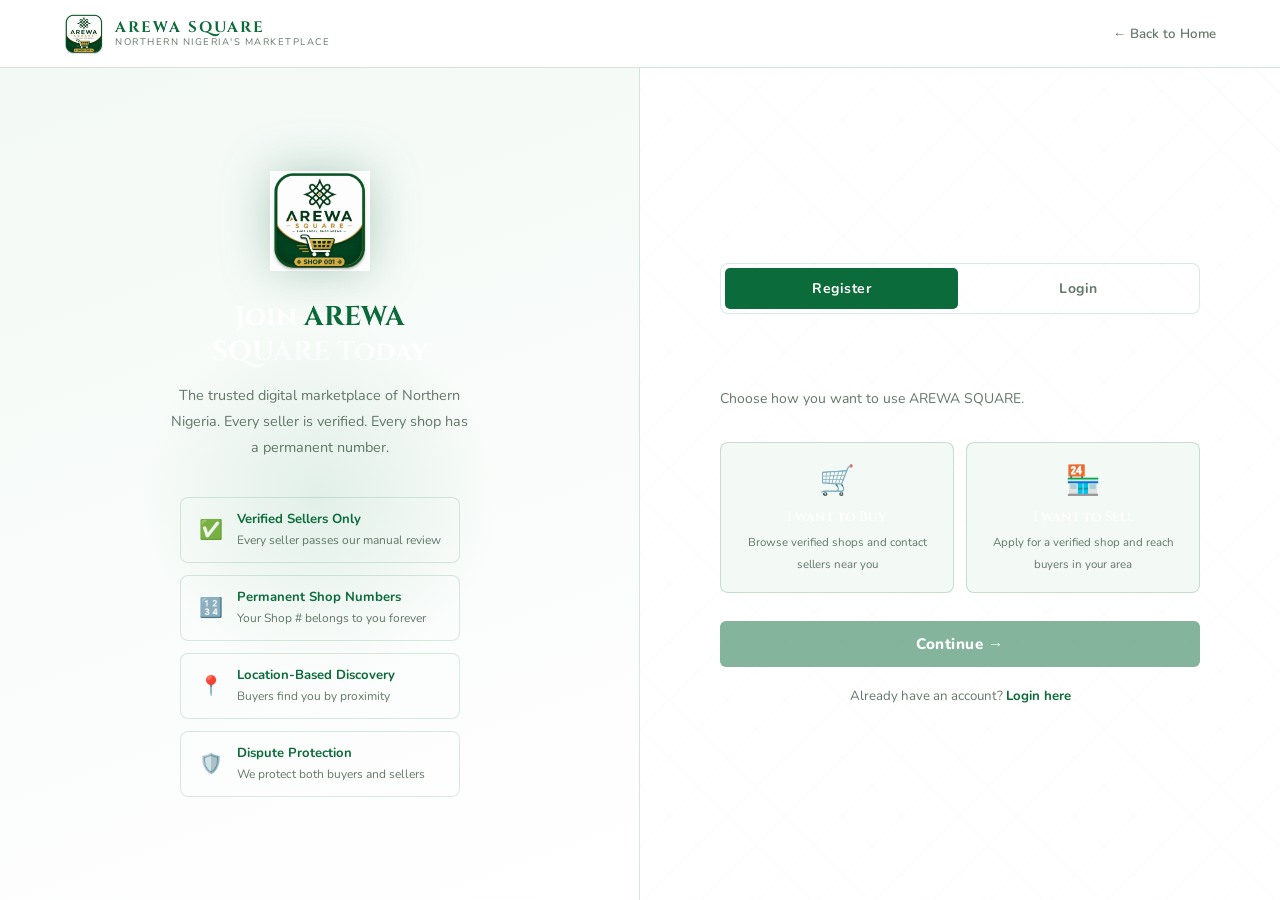
<file: admin.html>
<!DOCTYPE html>
<html lang="en">
<head>
  <meta charset="UTF-8"/>
  <meta name="viewport" content="width=device-width, initial-scale=1.0"/>
  <title>AREWA SQUARE — Admin Panel</title>
  <link href="https://fonts.googleapis.com/css2?family=Cinzel:wght@400;600;700&family=Nunito:wght@300;400;500;600;700;800&display=swap" rel="stylesheet"/>
  <style>
    *, *::before, *::after { margin: 0; padding: 0; box-sizing: border-box; }
        :root {
      --bg:         #FFFFFF;
      --bg2:        #F3F9F5;
      --green-mid:  #F3F9F5;
      --gold:       #0B6B3A;
      --gold-light: #128049;
      --gold-dim:   #4C8A6C;
      --emerald:    #128049;
      --em-dim:     #0B6B3A;
      --white:      #14231A;
      --white-dim:  #63776A;
      --danger:     #e74c3c;
      --warn:       #f39c12;
      --sidebar-w:  256px;
      --card:       #FFFFFF;
      --border:     rgba(11,107,58,0.15);
    }
    body { font-family:'Nunito',sans-serif; background:var(--bg); color:var(--white); min-height:100vh; display:flex; }
    body::before {
      content:''; position:fixed; inset:0;
      background: radial-gradient(ellipse at 20% 50%, rgba(11,107,58,0.15) 0%, transparent 60%), radial-gradient(ellipse at 80% 20%, rgba(11,107,58,0.05) 0%, transparent 50%);
      pointer-events:none; z-index:0;
    }

    /* ── SIDEBAR ── */
    .sidebar { position:fixed; top:0; left:0; width:var(--sidebar-w); height:100vh; background:rgba(255,255,255,0.98); border-right:1px solid var(--border); display:flex; flex-direction:column; z-index:100; transition:transform 0.3s; }
    .sidebar-logo { padding:20px; border-bottom:1px solid var(--border); }
    .sidebar-logo a { display:flex; align-items:center; gap:10px; text-decoration:none; }
    .sidebar-logo img { width:34px; height:34px; object-fit:contain; }
    .sidebar-logo-text span:first-child { display:block; font-family:'Cinzel',serif; font-size:0.82rem; font-weight:700; color:var(--gold); letter-spacing:1.5px; }
    .sidebar-logo-text span:last-child { display:block; font-size:0.58rem; color:var(--white-dim); letter-spacing:1px; text-transform:uppercase; }
    .admin-badge { margin:12px; padding:10px 14px; background:rgba(11,107,58,0.08); border:1px solid rgba(11,107,58,0.2); border-radius:7px; display:flex; align-items:center; gap:10px; }
    .admin-avatar { width:32px; height:32px; border-radius:50%; background:linear-gradient(135deg,var(--green-mid),var(--gold-dim)); display:flex; align-items:center; justify-content:center; font-size:0.75rem; font-weight:700; color:var(--gold); font-family:'Cinzel',serif; flex-shrink:0; }
    .admin-badge span:first-of-type { display:block; font-size:0.78rem; font-weight:700; color:var(--white); }
    .admin-badge span:last-of-type { display:block; font-size:0.65rem; color:var(--gold); font-weight:700; }

    .sidebar-nav { flex:1; padding:8px 0; overflow-y:auto; }
    .nav-section-label { padding:10px 18px 4px; font-size:0.6rem; font-weight:700; color:var(--gold-dim); letter-spacing:2px; text-transform:uppercase; }
    .nav-item { display:flex; align-items:center; gap:10px; padding:10px 18px; cursor:pointer; transition:all 0.25s; border-left:2px solid transparent; color:var(--white-dim); font-size:0.83rem; font-weight:600; text-decoration:none; }
    .nav-item:hover { background:rgba(11,107,58,0.07); color:var(--white); border-left-color:var(--gold-dim); }
    .nav-item.active { background:rgba(11,107,58,0.1); color:var(--gold); border-left-color:var(--gold); }
    .nav-item .nav-icon { font-size:0.95rem; min-width:18px; text-align:center; }
    .nav-badge { margin-left:auto; background:var(--danger); color:#fff; font-size:0.62rem; font-weight:800; padding:2px 7px; border-radius:10px; }

    .sidebar-footer { padding:14px 18px; border-top:1px solid var(--border); }
    .logout-btn { display:flex; align-items:center; gap:10px; color:var(--white-dim); font-size:0.82rem; font-weight:600; cursor:pointer; transition:color 0.3s; background:none; border:none; font-family:'Nunito',sans-serif; padding:0; }
    .logout-btn:hover { color:var(--danger); }

    /* ── MAIN ── */
    .main { margin-left:var(--sidebar-w); flex:1; min-height:100vh; position:relative; z-index:1; }
    .topbar { position:sticky; top:0; z-index:50; background:rgba(255,255,255,0.96); backdrop-filter:blur(14px); border-bottom:1px solid var(--border); padding:0 28px; height:60px; display:flex; align-items:center; justify-content:space-between; }
    .topbar h1 { font-family:'Cinzel',serif; font-size:1.05rem; font-weight:700; color:var(--white); }
    .topbar-right { display:flex; align-items:center; gap:10px; }
    .topbar-btn { width:34px; height:34px; border-radius:5px; background:var(--card); border:1px solid var(--border); display:flex; align-items:center; justify-content:center; cursor:pointer; font-size:0.9rem; transition:all 0.3s; color:var(--white-dim); }
    .topbar-btn:hover { border-color:var(--gold); color:var(--gold); }
    .hamburger-btn { display:none; width:34px; height:34px; background:none; border:none; cursor:pointer; flex-direction:column; gap:5px; align-items:center; justify-content:center; }
    .hamburger-btn span { display:block; width:20px; height:2px; background:var(--gold); border-radius:2px; }

    /* Sections */
    .page-section { display:none; padding:24px 28px; animation:fadeUp 0.4s ease both; }
    .page-section.active { display:block; }
    @keyframes fadeUp { from{opacity:0;transform:translateY(10px)} to{opacity:1;transform:translateY(0)} }

    /* Stat cards */
    .stats-grid { display:grid; grid-template-columns:repeat(3,1fr); gap:14px; margin-bottom:24px; }
    .stat-card { background:var(--card); border:1px solid var(--border); border-radius:10px; padding:18px; transition:all 0.3s; }
    .stat-card:hover { border-color:var(--gold-dim); transform:translateY(-2px); }
    .stat-top { display:flex; align-items:center; justify-content:space-between; margin-bottom:10px; }
    .stat-icon { width:38px; height:38px; border-radius:7px; background:rgba(11,107,58,0.1); border:1px solid rgba(11,107,58,0.2); display:flex; align-items:center; justify-content:center; font-size:1rem; }
    .stat-trend-up { font-size:0.7rem; font-weight:700; color:var(--emerald); }
    .stat-trend-warn { font-size:0.7rem; font-weight:700; color:var(--warn); }
    .stat-num { font-family:'Cinzel',serif; font-size:1.7rem; font-weight:700; color:var(--white); display:block; }
    .stat-lbl { font-size:0.72rem; color:var(--white-dim); }

    .section-heading { display:flex; align-items:center; justify-content:space-between; margin-bottom:14px; }
    .section-heading h3 { font-family:'Cinzel',serif; font-size:0.95rem; font-weight:600; color:var(--white); }

    /* Tables */
    .table-wrap { background:var(--card); border:1px solid var(--border); border-radius:10px; overflow:hidden; overflow-x:auto; }
    table { width:100%; border-collapse:collapse; min-width:600px; }
    thead th { text-align:left; padding:12px 16px; font-size:0.68rem; font-weight:700; color:var(--gold-dim); text-transform:uppercase; letter-spacing:1px; border-bottom:1px solid var(--border); white-space:nowrap; }
    tbody td { padding:13px 16px; border-bottom:1px solid rgba(11,107,58,0.04); font-size:0.8rem; color:var(--white-dim); vertical-align:middle; }
    tbody tr:hover td { background:rgba(11,107,58,0.025); }
    tbody tr:last-child td { border-bottom:none; }

    /* Status badges */
    .badge { display:inline-block; padding:3px 10px; border-radius:12px; font-size:0.65rem; font-weight:700; }
    .badge.pending  { background:rgba(243,156,18,0.12); color:var(--warn); border:1px solid rgba(243,156,18,0.25); }
    .badge.approved { background:rgba(18,128,73,0.1); color:var(--emerald); border:1px solid rgba(18,128,73,0.2); }
    .badge.active   { background:rgba(18,128,73,0.1); color:var(--emerald); border:1px solid rgba(18,128,73,0.2); }
    .badge.rejected { background:rgba(231,76,60,0.1); color:var(--danger); border:1px solid rgba(231,76,60,0.2); }
    .badge.suspended{ background:rgba(231,76,60,0.1); color:var(--danger); border:1px solid rgba(231,76,60,0.2); }
    .badge.open     { background:rgba(243,156,18,0.12); color:var(--warn); border:1px solid rgba(243,156,18,0.25); }
    .badge.resolved { background:rgba(18,128,73,0.1); color:var(--emerald); border:1px solid rgba(18,128,73,0.2); }
    .badge.vacant   { background:rgba(11,107,58,0.05); color:var(--white-dim); border:1px solid rgba(11,107,58,0.1); }

    /* Shop number pill */
    .shop-num-pill { display:inline-block; background:rgba(11,107,58,0.12); border:1px solid var(--gold-dim); border-radius:4px; padding:2px 8px; font-family:'Cinzel',serif; font-size:0.72rem; font-weight:700; color:var(--gold); }

    /* Action buttons */
    .act-btn { padding:5px 12px; border-radius:4px; font-family:'Nunito',sans-serif; font-size:0.7rem; font-weight:700; cursor:pointer; transition:all 0.3s; border:1px solid; }
    .act-btn.approve { background:rgba(18,128,73,0.1); border-color:rgba(18,128,73,0.3); color:var(--emerald); }
    .act-btn.approve:hover { background:var(--emerald); color:var(--bg); }
    .act-btn.reject  { background:rgba(231,76,60,0.08); border-color:rgba(231,76,60,0.25); color:var(--danger); }
    .act-btn.reject:hover  { background:var(--danger); color:#fff; }
    .act-btn.view    { background:rgba(11,107,58,0.08); border-color:var(--gold-dim); color:var(--gold); }
    .act-btn.view:hover    { background:rgba(11,107,58,0.15); }
    .act-btn.suspend { background:rgba(243,156,18,0.08); border-color:rgba(243,156,18,0.25); color:var(--warn); }
    .act-btn.suspend:hover { background:rgba(243,156,18,0.15); }
    .act-btn.remove  { background:rgba(231,76,60,0.08); border-color:rgba(231,76,60,0.25); color:var(--danger); }
    .act-btn.remove:hover  { background:var(--danger); color:#fff; }
    .action-cell { display:flex; gap:6px; flex-wrap:wrap; }

    /* Filters/search */
    .table-toolbar { display:flex; align-items:center; gap:12px; margin-bottom:14px; flex-wrap:wrap; }
    .table-search { flex:1; min-width:180px; padding:9px 14px; background:rgba(11,107,58,0.05); border:1px solid rgba(11,107,58,0.2); border-radius:5px; color:var(--white); font-family:'Nunito',sans-serif; font-size:0.82rem; outline:none; }
    .table-search:focus { border-color:var(--gold); }
    .table-search::placeholder { color:rgba(99,119,106,0.35); }
    .filter-select { padding:9px 14px; background:rgba(11,107,58,0.05); border:1px solid rgba(11,107,58,0.2); border-radius:5px; color:var(--white); font-family:'Nunito',sans-serif; font-size:0.82rem; outline:none; cursor:pointer; appearance:none; padding-right:28px; }
    .filter-select option { background:var(--bg); }

    /* Analytics bars */
    .an-card { background:var(--card); border:1px solid var(--border); border-radius:10px; padding:20px; margin-bottom:14px; }
    .an-card h4 { font-family:'Cinzel',serif; font-size:0.82rem; color:var(--gold); margin-bottom:14px; }
    .bar-row { display:flex; align-items:center; gap:10px; margin-bottom:10px; }
    .bar-label { font-size:0.72rem; color:var(--white-dim); width:90px; flex-shrink:0; }
    .bar-track { flex:1; height:7px; background:rgba(11,107,58,0.06); border-radius:3px; overflow:hidden; }
    .bar-fill  { height:100%; border-radius:3px; background:linear-gradient(90deg,var(--gold-dim),var(--gold)); }
    .bar-val   { font-size:0.72rem; color:var(--gold); font-weight:700; width:36px; text-align:right; flex-shrink:0; }

    /* Platform settings */
    .settings-section { background:var(--card); border:1px solid var(--border); border-radius:10px; padding:22px; margin-bottom:14px; }
    .settings-section h4 { font-family:'Cinzel',serif; font-size:0.85rem; color:var(--gold); margin-bottom:16px; }
    .form-group { margin-bottom:14px; }
    .form-group label { display:block; font-size:0.72rem; font-weight:700; color:var(--white-dim); margin-bottom:6px; letter-spacing:0.5px; text-transform:uppercase; }
    .form-group input, .form-group textarea, .form-group select {
      width:100%; padding:10px 13px; background:rgba(11,107,58,0.05);
      border:1px solid rgba(11,107,58,0.2); border-radius:5px; color:var(--white);
      font-family:'Nunito',sans-serif; font-size:0.83rem; outline:none; appearance:none;
    }
    .form-group input:focus, .form-group textarea:focus { border-color:var(--gold); }
    .form-group input::placeholder, .form-group textarea::placeholder { color:rgba(99,119,106,0.3); }
    .form-group select option { background:var(--bg); }
    .form-group textarea { resize:vertical; min-height:70px; }
    .toggle-row { display:flex; align-items:center; justify-content:space-between; padding:10px 0; border-bottom:1px solid rgba(11,107,58,0.05); }
    .toggle-row:last-child { border-bottom:none; }
    .toggle-label p { font-size:0.83rem; font-weight:600; color:var(--white); }
    .toggle-label span { font-size:0.72rem; color:var(--white-dim); }
    .toggle { width:40px; height:22px; background:rgba(11,107,58,0.1); border-radius:11px; cursor:pointer; position:relative; transition:all 0.3s; flex-shrink:0; border:none; }
    .toggle.on { background:var(--emerald); }
    .toggle::after { content:''; position:absolute; top:3px; left:3px; width:16px; height:16px; border-radius:50%; background:#fff; transition:transform 0.3s; }
    .toggle.on::after { transform:translateX(18px); }
    .btn-save { padding:10px 24px; background:var(--gold); color:var(--bg); border:none; border-radius:5px; font-family:'Nunito',sans-serif; font-size:0.83rem; font-weight:800; cursor:pointer; transition:all 0.3s; }
    .btn-save:hover { background:var(--gold-light); }

    /* Responsive */
    @media (max-width:900px) {
      .sidebar { transform:translateX(-100%); }
      .sidebar.open { transform:translateX(0); }
      .main { margin-left:0; }
      .hamburger-btn { display:flex; }
      .stats-grid { grid-template-columns:1fr 1fr; }
    }
    @media (max-width:520px) {
      .stats-grid { grid-template-columns:1fr; }
      .page-section { padding:16px 14px; }
      .topbar { padding:0 14px; }
    }
  </style>
<script src="./api.js"></script>
<link rel="manifest" href="./manifest.json"/>
<meta name="theme-color" content="#0B6B3A"/>
</head>
<body>

  <!-- SIDEBAR -->
  <aside class="sidebar" id="sidebar">
    <div class="sidebar-logo">
      <a href="index.html">
        <img src="./logo.png" alt="Logo" onerror="this.style.display='none'"/>
        <div class="sidebar-logo-text">
          <span>AREWA SQUARE</span>
          <span>Admin Control Panel</span>
        </div>
      </a>
    </div>

    <div class="admin-badge">
      <div class="admin-avatar">AK</div>
      <div>
        <span>Abbaty Kausani</span>
        <span>🔑 Platform Owner</span>
      </div>
    </div>

    <nav class="sidebar-nav">
      <div class="nav-section-label">Overview</div>
      <a class="nav-item active" onclick="showSection('dashboard')"><span class="nav-icon">📊</span> Dashboard</a>

      <div class="nav-section-label">Sellers</div>
      <a class="nav-item" onclick="showSection('applications')"><span class="nav-icon">📋</span> Applications <span class="nav-badge">3</span></a>
      <a class="nav-item" onclick="showSection('sellers')"><span class="nav-icon">🏪</span> Manage Sellers</a>
      <a class="nav-item" onclick="showSection('shop-numbers')"><span class="nav-icon">🔢</span> Shop Numbers</a>

      <div class="nav-section-label">Buyers</div>
      <a class="nav-item" onclick="showSection('buyers')"><span class="nav-icon">👥</span> Manage Buyers</a>

      <div class="nav-section-label">Platform</div>
      <a class="nav-item" onclick="showSection('disputes')"><span class="nav-icon">🚩</span> Reports & Disputes <span class="nav-badge">2</span></a>
      <a class="nav-item" onclick="showSection('analytics')"><span class="nav-icon">📈</span> Analytics</a>
      <a class="nav-item" href="admin-payments.html"><span class="nav-icon">💳</span> Payment Tracking</a>
      <a class="nav-item" onclick="showSection('settings')"><span class="nav-icon">⚙️</span> Platform Settings</a>
    </nav>

    <div class="sidebar-footer">
      <button class="logout-btn" onclick="window.location.href='auth.html'">🚪 Logout</button>
    </div>
  </aside>

  <!-- MAIN -->
  <main class="main">
    <div class="topbar">
      <div style="display:flex;align-items:center;gap:12px;">
        <button class="hamburger-btn" onclick="document.getElementById('sidebar').classList.toggle('open')">
          <span></span><span></span><span></span>
        </button>
        <h1 id="page-title">Admin Dashboard</h1>
      </div>
      <div class="topbar-right">
        <button class="topbar-btn">🔔</button>
        <button class="topbar-btn" onclick="showToast('Admin profile settings...','info')">⚙️</button>
        <a href="index.html" style="padding:7px 14px;background:rgba(11,107,58,0.1);border:1px solid var(--gold-dim);border-radius:5px;color:var(--gold);font-family:'Nunito',sans-serif;font-size:0.75rem;font-weight:700;text-decoration:none;transition:all 0.3s;" onmouseover="this.style.background='rgba(11,107,58,0.2)'" onmouseout="this.style.background='rgba(11,107,58,0.1)'">← View Site</a>
      </div>
    </div>

    <!-- ══ DASHBOARD ══ -->
    <section class="page-section active" id="sec-dashboard">
      <div class="stats-grid">
        <div class="stat-card"><div class="stat-top"><div class="stat-icon">🏪</div><span class="stat-trend-up" id="stat-sellers-trend">—</span></div><span class="stat-num" id="stat-sellers">–</span><span class="stat-lbl">Verified Sellers</span></div>
        <div class="stat-card"><div class="stat-top"><div class="stat-icon">👥</div><span class="stat-trend-up" id="stat-buyers-trend">—</span></div><span class="stat-num" id="stat-buyers">–</span><span class="stat-lbl">Registered Buyers</span></div>
        <div class="stat-card"><div class="stat-top"><div class="stat-icon">📋</div><span class="stat-trend-warn">Needs review</span></div><span class="stat-num" id="stat-pending">–</span><span class="stat-lbl">Pending Applications</span></div>
        <div class="stat-card"><div class="stat-top"><div class="stat-icon">🚩</div><span class="stat-trend-warn">Open</span></div><span class="stat-num" id="stat-disputes">–</span><span class="stat-lbl">Open Disputes</span></div>
        <div class="stat-card"><div class="stat-top"><div class="stat-icon">👁️</div><span class="stat-trend-up">Today</span></div><span class="stat-num" id="stat-views">–</span><span class="stat-lbl">Platform Views Today</span></div>
        <div class="stat-card"><div class="stat-top"><div class="stat-icon">🔢</div><span class="stat-trend-up" id="stat-next-shop">—</span></div><span class="stat-num" id="stat-shop-nums">–</span><span class="stat-lbl">Assigned Shop Numbers</span></div>
      </div>

      <div style="display:grid;grid-template-columns:1.4fr 1fr;gap:18px;">
        <div>
          <div class="section-heading"><h3>✦ Pending Applications</h3><a onclick="showSection('applications')" style="font-size:0.75rem;color:var(--gold);cursor:pointer;font-weight:700;">Review all →</a></div>
          <div class="table-wrap">
            <table>
              <thead><tr><th>Name</th><th>Business</th><th>Category</th><th>Applied</th><th>Actions</th></tr></thead>
              <tbody id="dash-applications-tbody"><tr><td colspan="5" style="text-align:center;color:var(--white-dim);padding:20px;">Loading…</td></tr></tbody>
            </table>
          </div>
        </div>
        <div>
          <div class="section-heading"><h3>✦ Open Disputes</h3><a onclick="showSection('disputes')" style="font-size:0.75rem;color:var(--gold);cursor:pointer;font-weight:700;">View all →</a></div>
          <div style="display:flex;flex-direction:column;gap:10px;">
            <div style="background:rgba(11,107,58,0.05);border:1px solid rgba(11,107,58,0.15);border-radius:8px;padding:14px;">
              <p style="font-size:0.75rem;color:var(--white-dim);">⚠️ Sample data — no disputes API exists yet. See note in code comments.</p>
            </div>
            <div style="background:var(--card);border:1px solid rgba(231,76,60,0.2);border-radius:8px;padding:14px;">
              <div style="display:flex;align-items:center;justify-content:space-between;margin-bottom:6px;"><span style="font-family:'Cinzel',serif;font-size:0.8rem;color:var(--danger);">Shop 001 — Zainab Footwear</span><span class="badge open">Open</span></div>
              <p style="font-size:0.75rem;color:var(--white-dim);">Buyer says product not as described</p>
              <button class="act-btn view" style="margin-top:10px;" onclick="showSection('disputes')">Review →</button>
            </div>
            <div style="background:var(--card);border:1px solid rgba(231,76,60,0.2);border-radius:8px;padding:14px;">
              <div style="display:flex;align-items:center;justify-content:space-between;margin-bottom:6px;"><span style="font-family:'Cinzel',serif;font-size:0.8rem;color:var(--danger);">Shop 005 — Tech Zone Kano</span><span class="badge open">Open</span></div>
              <p style="font-size:0.75rem;color:var(--white-dim);">Buyer reports seller unresponsive</p>
              <button class="act-btn view" style="margin-top:10px;" onclick="showSection('disputes')">Review →</button>
            </div>
          </div>
        </div>
      </div>
    </section>

    <!-- ══ APPLICATIONS ══ -->
    <section class="page-section" id="sec-applications">
      <div class="table-toolbar">
        <input class="table-search" type="text" id="applications-search" placeholder="Search applications..." oninput="renderApplications()"/>
        <select class="filter-select" id="applications-filter" onchange="renderApplications()"><option value="all">All Status</option><option value="pending">Pending</option><option value="approved">Approved</option><option value="rejected">Rejected</option></select>
      </div>
      <div class="table-wrap">
        <table>
          <thead><tr><th>Applicant</th><th>Business Name</th><th>Category</th><th>Location</th><th>Applied</th><th>Documents</th><th>Status</th><th>Actions</th></tr></thead>
          <tbody id="applications-tbody"><tr><td colspan="8" style="text-align:center;color:var(--white-dim);padding:20px;">Loading applications…</td></tr></tbody>
        </table>
      </div>
    </section>

    <!-- ══ MANAGE SELLERS ══ -->
    <section class="page-section" id="sec-sellers">
      <div class="table-toolbar">
        <input class="table-search" type="text" placeholder="Search sellers..."/>
        <select class="filter-select"><option>All Categories</option><option>Shoes</option><option>Fashion</option><option>Phones</option><option>Food</option><option>Health</option></select>
        <select class="filter-select"><option>All Status</option><option>Active</option><option>Suspended</option></select>
      </div>
      <div class="table-wrap">
        <table>
          <thead><tr><th>Shop #</th><th>Shop Name</th><th>Category</th><th>Location</th><th>Joined</th><th>Status</th><th>Actions</th></tr></thead>
          <tbody id="sellers-tbody"></tbody>
        </table>
      </div>
    </section>

    <!-- ══ SHOP NUMBERS ══ -->
    <section class="page-section" id="sec-shop-numbers">
      <div style="background:rgba(11,107,58,0.06);border:1px solid rgba(11,107,58,0.2);border-radius:8px;padding:14px 18px;margin-bottom:18px;display:flex;gap:12px;align-items:flex-start;">
        <span style="font-size:1.1rem;">🔒</span>
        <div>
          <p style="font-size:0.83rem;font-weight:700;color:var(--gold);margin-bottom:3px;">Shop Number Registry</p>
          <p style="font-size:0.75rem;color:var(--white-dim);">Shop numbers are permanent and assigned manually by Admin only. Vacant numbers from deleted shops must be reassigned deliberately — never automatically.</p>
        </div>
      </div>
      <div class="table-wrap">
        <table>
          <thead><tr><th>Shop #</th><th>Seller Name</th><th>Business</th><th>Category</th><th>Assigned</th><th>Status</th></tr></thead>
          <tbody id="shop-nums-tbody"></tbody>
        </table>
      </div>
    </section>

    <!-- ══ BUYERS ══ -->
    <section class="page-section" id="sec-buyers">
      <div class="table-toolbar">
        <input class="table-search" type="text" id="buyers-search" placeholder="Search buyers..." oninput="renderBuyers()"/>
        <select class="filter-select"><option>All States</option><option>Kano</option><option>Kaduna</option><option>Katsina</option></select>
      </div>
      <div class="table-wrap">
        <table>
          <thead><tr><th>Name</th><th>Email</th><th>Phone</th><th>Location</th><th>Joined</th><th>Status</th><th>Actions</th></tr></thead>
          <tbody id="buyers-tbody"><tr><td colspan="7" style="text-align:center;color:var(--white-dim);padding:20px;">Loading buyers…</td></tr></tbody>
        </table>
      </div>
    </section>

    <!-- ══ DISPUTES ══ -->
    <section class="page-section" id="sec-disputes">
      <div class="table-toolbar">
        <input class="table-search" type="text" placeholder="Search disputes..."/>
        <select class="filter-select"><option>All Status</option><option>Open</option><option>Under Review</option><option>Resolved</option><option>Dismissed</option></select>
      </div>
      <div class="table-wrap">
        <table>
          <thead><tr><th>Report ID</th><th>Shop</th><th>Reason</th><th>Date</th><th>Status</th><th>Actions</th></tr></thead>
          <tbody>
            <tr>
              <td style="color:var(--white);font-weight:700;">#RPT-001</td>
              <td><span class="shop-num-pill">Shop 001</span> Zainab Footwear</td>
              <td>Product not as described</td><td>Today</td>
              <td><span class="badge open">Open</span></td>
              <td><div class="action-cell">
                <button class="act-btn view" onclick="showToast('Viewing full report...','info')">Details</button>
                <button class="act-btn suspend" onclick="showToast('Shop suspended pending review.','info')">Suspend Shop</button>
                <button class="act-btn approve" onclick="showToast('Marked as resolved.','info')">Resolve</button>
              </div></td>
            </tr>
            <tr>
              <td style="color:var(--white);font-weight:700;">#RPT-002</td>
              <td><span class="shop-num-pill">Shop 005</span> Tech Zone Kano</td>
              <td>Seller unresponsive after payment</td><td>Yesterday</td>
              <td><span class="badge open">Open</span></td>
              <td><div class="action-cell">
                <button class="act-btn view" onclick="showToast('Viewing full report...','info')">Details</button>
                <button class="act-btn suspend" onclick="showToast('Shop suspended pending review.','info')">Suspend Shop</button>
                <button class="act-btn approve" onclick="showToast('Marked as resolved.','info')">Resolve</button>
              </div></td>
            </tr>
            <tr>
              <td style="color:var(--white);font-weight:700;">#RPT-000</td>
              <td><span class="shop-num-pill">Shop 003</span> Fatima Fashion</td>
              <td>Wrong item delivered</td><td>Last week</td>
              <td><span class="badge resolved">Resolved</span></td>
              <td><div class="action-cell"><button class="act-btn view" onclick="showToast('View resolution notes...','info')">View Notes</button></div></td>
            </tr>
          </tbody>
        </table>
      </div>
    </section>

    <!-- ══ ANALYTICS ══ -->
    <section class="page-section" id="sec-analytics">
      <div class="stats-grid" style="margin-bottom:20px;">
        <div class="stat-card"><div class="stat-top"><div class="stat-icon">👁️</div><span class="stat-trend-up">Today</span></div><span class="stat-num">1,247</span><span class="stat-lbl">Platform Views Today</span></div>
        <div class="stat-card"><div class="stat-top"><div class="stat-icon">📈</div><span class="stat-trend-up">This Month</span></div><span class="stat-num">28,450</span><span class="stat-lbl">Total Monthly Views</span></div>
        <div class="stat-card"><div class="stat-top"><div class="stat-icon">🔍</div><span class="stat-trend-up">This Week</span></div><span class="stat-num">3,820</span><span class="stat-lbl">Searches Performed</span></div>
      </div>
      <div style="display:grid;grid-template-columns:1fr 1fr;gap:16px;">
        <div class="an-card">
          <h4>Daily Views This Week</h4>
          <div class="bar-row"><span class="bar-label">Monday</span><div class="bar-track"><div class="bar-fill" style="width:55%"></div></div><span class="bar-val">680</span></div>
          <div class="bar-row"><span class="bar-label">Tuesday</span><div class="bar-track"><div class="bar-fill" style="width:70%"></div></div><span class="bar-val">870</span></div>
          <div class="bar-row"><span class="bar-label">Wednesday</span><div class="bar-track"><div class="bar-fill" style="width:60%"></div></div><span class="bar-val">744</span></div>
          <div class="bar-row"><span class="bar-label">Thursday</span><div class="bar-track"><div class="bar-fill" style="width:85%"></div></div><span class="bar-val">1050</span></div>
          <div class="bar-row"><span class="bar-label">Friday</span><div class="bar-track"><div class="bar-fill" style="width:100%"></div></div><span class="bar-val">1247</span></div>
          <div class="bar-row"><span class="bar-label">Saturday</span><div class="bar-track"><div class="bar-fill" style="width:0%"></div></div><span class="bar-val">—</span></div>
        </div>
        <div class="an-card">
          <h4>Most Searched Keywords</h4>
          <div class="bar-row"><span class="bar-label">phones</span><div class="bar-track"><div class="bar-fill" style="width:100%"></div></div><span class="bar-val">412</span></div>
          <div class="bar-row"><span class="bar-label">shoes</span><div class="bar-track"><div class="bar-fill" style="width:80%"></div></div><span class="bar-val">329</span></div>
          <div class="bar-row"><span class="bar-label">food</span><div class="bar-track"><div class="bar-fill" style="width:65%"></div></div><span class="bar-val">268</span></div>
          <div class="bar-row"><span class="bar-label">fashion</span><div class="bar-track"><div class="bar-fill" style="width:50%"></div></div><span class="bar-val">206</span></div>
          <div class="bar-row"><span class="bar-label">electronics</span><div class="bar-track"><div class="bar-fill" style="width:35%"></div></div><span class="bar-val">144</span></div>
        </div>
        <div class="an-card">
          <h4>Seller Growth (Monthly)</h4>
          <div class="bar-row"><span class="bar-label">January</span><div class="bar-track"><div class="bar-fill" style="width:50%"></div></div><span class="bar-val">10</span></div>
          <div class="bar-row"><span class="bar-label">February</span><div class="bar-track"><div class="bar-fill" style="width:70%"></div></div><span class="bar-val">14</span></div>
          <div class="bar-row"><span class="bar-label">March</span><div class="bar-track"><div class="bar-fill" style="width:85%"></div></div><span class="bar-val">17</span></div>
          <div class="bar-row"><span class="bar-label">April</span><div class="bar-track"><div class="bar-fill" style="width:100%"></div></div><span class="bar-val">20</span></div>
        </div>
        <div class="an-card">
          <h4>Most Active Locations</h4>
          <div class="bar-row"><span class="bar-label">Kano Central</span><div class="bar-track"><div class="bar-fill" style="width:100%"></div></div><span class="bar-val">544</span></div>
          <div class="bar-row"><span class="bar-label">Sabon Gari</span><div class="bar-track"><div class="bar-fill" style="width:70%"></div></div><span class="bar-val">381</span></div>
          <div class="bar-row"><span class="bar-label">Nassarawa</span><div class="bar-track"><div class="bar-fill" style="width:55%"></div></div><span class="bar-val">299</span></div>
          <div class="bar-row"><span class="bar-label">Gwale</span><div class="bar-track"><div class="bar-fill" style="width:38%"></div></div><span class="bar-val">207</span></div>
          <div class="bar-row"><span class="bar-label">Fagge</span><div class="bar-track"><div class="bar-fill" style="width:28%"></div></div><span class="bar-val">152</span></div>
        </div>
      </div>
    </section>

    <!-- ══ SETTINGS ══ -->
    <section class="page-section" id="sec-settings">
      <div style="display:grid;grid-template-columns:1fr 1fr;gap:16px;">
        <div class="settings-section">
          <h4>Platform Identity</h4>
          <div class="form-group"><label>Platform Name</label><input type="text" value="AREWA SQUARE"/></div>
          <div class="form-group"><label>Tagline</label><input type="text" value="Northern Nigeria's Marketplace"/></div>
          <div class="form-group"><label>Contact Email</label><input type="email" value="hello@arewasquare.com"/></div>
          <div class="form-group"><label>Contact Phone</label><input type="tel" value="08000000000"/></div>
          <button class="btn-save" onclick="showToast('Settings saved!','info')">Save</button>
        </div>
        <div class="settings-section">
          <h4>Announcement Banner</h4>
          <div class="form-group"><label>Banner Message</label><textarea placeholder="e.g. Ramadan Sale — All verified shops open!"></textarea></div>
          <div class="form-group"><label>Banner Status</label>
            <select><option>Hidden</option><option>Visible to All</option><option>Buyers Only</option></select>
          </div>
          <button class="btn-save" onclick="showToast('Banner saved!','info')">Save</button>
        </div>
        <div class="settings-section" style="grid-column:1/-1;">
          <h4>Platform Feature Toggles</h4>
          <div class="toggle-row">
            <div class="toggle-label"><p>Seller Applications</p><span>Allow new sellers to apply to join</span></div>
            <button class="toggle on" onclick="this.classList.toggle('on')"></button>
          </div>
          <div class="toggle-row">
            <div class="toggle-label"><p>Buyer Registration</p><span>Allow new buyers to register</span></div>
            <button class="toggle on" onclick="this.classList.toggle('on')"></button>
          </div>
          <div class="toggle-row">
            <div class="toggle-label"><p>Location Services</p><span>Enable proximity-based shop discovery</span></div>
            <button class="toggle on" onclick="this.classList.toggle('on')"></button>
          </div>
          <div class="toggle-row">
            <div class="toggle-label"><p>Maintenance Mode</p><span>Take the platform offline temporarily</span></div>
            <button class="toggle" onclick="this.classList.toggle('on')"></button>
          </div>
        </div>
      </div>
    </section>

  </main>

  <script>
    // ══════════════════════════════════════════════════════════
    // Wired to the real backend via api.js (AS.admin.*).
    // See /admin/* routes documented in api.js for the full contract.
    // NOTE: there is still no /admin/disputes endpoint anywhere in
    // this codebase, so the Disputes section below remains sample
    // data — clearly labeled, not wired to a guessed route.
    // ══════════════════════════════════════════════════════════

    // ── Format shop number consistently as "Shop 001", regardless of raw backend format
    //    (handles "#001", "001", "1", "Shop 001", null/undefined) ──
    function _formatShopNum(num) {
      if (num === null || num === undefined || num === '') return 'Pending';
      let s = num.toString().trim().replace(/^(shop)?\s*#?\s*/i, '');
      if (!s) return 'Pending';
      return 'Shop ' + s;
    }

    let applications = [];
    let sellers = [];
    let buyers = [];

    // ── DASHBOARD ──
    async function loadDashboard() {
      const res = await AS.admin.getStats();
      if (!res.success) { showToast(res.message || 'Could not load dashboard stats.', 'error'); return; }
      const s = res.stats || res;
      const set = (id, val) => { const el = document.getElementById(id); if (el) el.textContent = val ?? '–'; };
      set('stat-sellers', s.verifiedSellers);
      set('stat-buyers', s.registeredBuyers);
      set('stat-pending', s.pendingApplications);
      set('stat-disputes', s.openDisputes);
      set('stat-views', s.viewsToday?.toLocaleString?.() ?? s.viewsToday);
      set('stat-shop-nums', s.assignedShopNumbers);
      set('stat-next-shop', s.nextShopNumber ? 'Next: ' + _formatShopNum(s.nextShopNumber) : '');
      set('stat-sellers-trend', s.newSellersThisWeek != null ? '+' + s.newSellersThisWeek + ' this week' : '');
      set('stat-buyers-trend', s.newBuyersThisWeek != null ? '+' + s.newBuyersThisWeek + ' this week' : '');
    }

    async function loadDashboardApplicationsPreview() {
      const res = await AS.admin.getApplications('pending');
      const tbody = document.getElementById('dash-applications-tbody');
      if (!tbody) return;
      if (!res.success) { tbody.innerHTML = `<tr><td colspan="5" style="text-align:center;color:var(--white-dim);padding:20px;">${res.message || 'Could not load applications.'}</td></tr>`; return; }
      const list = (res.applications || res || []).slice(0, 3);
      if (!list.length) { tbody.innerHTML = `<tr><td colspan="5" style="text-align:center;color:var(--white-dim);padding:20px;">No pending applications.</td></tr>`; return; }
      tbody.innerHTML = list.map(a => `
        <tr>
          <td style="color:var(--white);font-weight:600;">${a.name || a.applicantName || ''}</td>
          <td>${a.businessName || ''}</td>
          <td>${a.category || ''}</td>
          <td>${a.appliedAgo || a.createdAt || ''}</td>
          <td><div class="action-cell">
            <button class="act-btn approve" onclick="approveApp('${a._id}', this)">Approve</button>
            <button class="act-btn reject" onclick="rejectApp('${a._id}', this)">Reject</button>
          </div></td>
        </tr>`).join('');
    }

    // ── APPLICATIONS ──
    async function loadApplications() {
      const tbody = document.getElementById('applications-tbody');
      const filterEl = document.getElementById('applications-filter');
      const status = filterEl ? filterEl.value : 'all';
      const res = await AS.admin.getApplications(status === 'all' ? undefined : status);
      if (!res.success) { tbody.innerHTML = `<tr><td colspan="8" style="text-align:center;color:var(--white-dim);padding:20px;">${res.message || 'Could not load applications.'}</td></tr>`; return; }
      applications = res.applications || res || [];
      renderApplications();
    }

    function renderApplications() {
      const tbody = document.getElementById('applications-tbody');
      if (!tbody) return;
      const q = (document.getElementById('applications-search')?.value || '').toLowerCase();
      const list = applications.filter(a =>
        !q || (a.name || '').toLowerCase().includes(q) || (a.businessName || '').toLowerCase().includes(q)
      );
      if (!list.length) { tbody.innerHTML = `<tr><td colspan="8" style="text-align:center;color:var(--white-dim);padding:20px;">No applications found.</td></tr>`; return; }
      tbody.innerHTML = list.map(a => {
        const status = a.status || 'pending';
        const actionCell = status === 'pending'
          ? `<button class="act-btn approve" onclick="approveApp('${a._id}', this)">Approve</button><button class="act-btn reject" onclick="rejectApp('${a._id}', this)">Reject</button>`
          : `<button class="act-btn view" onclick="showToast('Viewing seller profile...','info')">View</button>`;
        return `<tr>
          <td style="color:var(--white);font-weight:600;">${a.name || a.applicantName || ''}</td>
          <td>${a.businessName || ''}</td><td>${a.category || ''}</td><td>${a.location || ''}</td><td>${a.appliedAgo || a.createdAt || ''}</td>
          <td><button class="act-btn view" onclick="showToast('Opening submitted documents...','info')">View Docs</button></td>
          <td><span class="badge ${status}">${status.charAt(0).toUpperCase() + status.slice(1)}</span></td>
          <td><div class="action-cell">${actionCell}</div></td>
        </tr>`;
      }).join('');
    }

    async function approveApp(id, btn) {
      btn.disabled = true; btn.textContent = 'Approving…';
      const res = await AS.admin.approveApplication(id);
      if (res.success) {
        showToast('✅ Approved! Shop number assigned and notification sent.', 'success');
        loadApplications(); loadDashboard(); loadDashboardApplicationsPreview();
      } else {
        showToast(res.message || 'Could not approve application.', 'error');
        btn.disabled = false; btn.textContent = 'Approve';
      }
    }

    async function rejectApp(id, btn) {
      const reason = prompt('Enter rejection reason (will be sent to applicant):');
      if (!reason) return;
      btn.disabled = true; btn.textContent = 'Rejecting…';
      const res = await AS.admin.rejectApplication(id, reason);
      if (res.success) {
        showToast('Application rejected. Reason sent to applicant.', 'info');
        loadApplications(); loadDashboard(); loadDashboardApplicationsPreview();
      } else {
        showToast(res.message || 'Could not reject application.', 'error');
        btn.disabled = false; btn.textContent = 'Reject';
      }
    }

    // ── SELLERS ──
    async function loadSellers() {
      const tbody = document.getElementById('sellers-tbody');
      const res = await AS.admin.getSellers();
      if (!res.success) { tbody.innerHTML = `<tr><td colspan="7" style="text-align:center;color:var(--white-dim);padding:20px;">${res.message || 'Could not load sellers.'}</td></tr>`; return; }
      sellers = res.sellers || res || [];
      renderSellers();
      renderShopNums();
    }

    function renderSellers() {
      const tbody = document.getElementById('sellers-tbody');
      if (!tbody) return;
      if (!sellers.length) { tbody.innerHTML = `<tr><td colspan="7" style="text-align:center;color:var(--white-dim);padding:20px;">No sellers yet.</td></tr>`; return; }
      tbody.innerHTML = sellers.map(s => `
        <tr>
          <td><span class="shop-num-pill">${_formatShopNum(s.shopNumber)}</span></td>
          <td style="color:var(--white);font-weight:600;">${s.icon || '🏪'} ${s.businessName || s.name || ''}</td>
          <td>${s.category || ''}</td><td>${s.city || s.location || ''}</td><td>${s.joinedAgo || s.createdAt || ''}</td>
          <td><span class="badge ${s.status}">${s.status === 'active' ? 'Active' : 'Suspended'}</span></td>
          <td><div class="action-cell">
            <button class="act-btn view" onclick="showToast('Viewing ${(s.businessName || '').replace(/'/g, "\\'")}...','info')">View</button>
            <button class="act-btn ${s.status === 'active' ? 'suspend' : 'approve'}" onclick="${s.status === 'active' ? 'suspendSeller' : 'reactivateSeller'}('${s._id}', this)">${s.status === 'active' ? 'Suspend' : 'Reactivate'}</button>
            <button class="act-btn remove" onclick="removeSeller('${s._id}','${(s.businessName || '').replace(/'/g, "\\'")}')">Remove</button>
          </div></td>
        </tr>`).join('');
    }

    function renderShopNums() {
      const tbody = document.getElementById('shop-nums-tbody');
      if (!tbody) return;
      if (!sellers.length) { tbody.innerHTML = `<tr><td colspan="6" style="text-align:center;color:var(--white-dim);padding:20px;">No shop numbers assigned yet.</td></tr>`; return; }
      tbody.innerHTML = sellers.map(s => `
        <tr>
          <td><span class="shop-num-pill">${_formatShopNum(s.shopNumber)}</span></td>
          <td style="color:var(--white);font-weight:600;">${s.ownerName || s.name || ''}</td>
          <td>${s.businessName || ''}</td><td>${s.category || ''}</td><td>${s.joinedAgo || s.createdAt || ''}</td>
          <td><span class="badge ${s.status}">${s.status === 'active' ? 'Active' : 'Suspended'}</span></td>
        </tr>`).join('');
    }

    async function suspendSeller(id, btn) {
      if (!confirm('Suspend this shop?')) return;
      btn.disabled = true;
      const res = await AS.admin.suspendSeller(id);
      if (res.success) { showToast('Shop suspended.', 'warning'); loadSellers(); }
      else { showToast(res.message || 'Could not suspend shop.', 'error'); btn.disabled = false; }
    }

    async function reactivateSeller(id, btn) {
      btn.disabled = true;
      const res = await AS.admin.reactivateSeller(id);
      if (res.success) { showToast('Shop reactivated.', 'success'); loadSellers(); }
      else { showToast(res.message || 'Could not reactivate shop.', 'error'); btn.disabled = false; }
    }

    async function removeSeller(id, name) {
      if (!confirm(`Permanently remove ${name}? This cannot be undone.`)) return;
      const res = await AS.admin.removeSeller(id);
      if (res.success) { showToast('Seller removed.', 'error'); loadSellers(); }
      else { showToast(res.message || 'Could not remove seller.', 'error'); }
    }

    // ── BUYERS ──
    async function loadBuyers() {
      const tbody = document.getElementById('buyers-tbody');
      const res = await AS.admin.getBuyers();
      if (!res.success) { tbody.innerHTML = `<tr><td colspan="7" style="text-align:center;color:var(--white-dim);padding:20px;">${res.message || 'Could not load buyers.'}</td></tr>`; return; }
      buyers = res.buyers || res || [];
      renderBuyers();
    }

    function renderBuyers() {
      const tbody = document.getElementById('buyers-tbody');
      if (!tbody) return;
      const q = (document.getElementById('buyers-search')?.value || '').toLowerCase();
      const list = buyers.filter(b => !q || (b.name || '').toLowerCase().includes(q) || (b.email || '').toLowerCase().includes(q));
      if (!list.length) { tbody.innerHTML = `<tr><td colspan="7" style="text-align:center;color:var(--white-dim);padding:20px;">No buyers found.</td></tr>`; return; }
      tbody.innerHTML = list.map(b => `
        <tr>
          <td style="color:var(--white);font-weight:600;">${b.name || ''}</td><td>${b.email || ''}</td><td>${b.phone || ''}</td><td>${b.location || ''}</td><td>${b.joinedAgo || b.createdAt || ''}</td>
          <td><span class="badge ${b.status}">${b.status === 'active' ? 'Active' : 'Suspended'}</span></td>
          <td><div class="action-cell">
            <button class="act-btn view" onclick="showToast('Viewing profile...','info')">View</button>
            <button class="act-btn ${b.status === 'active' ? 'suspend' : 'approve'}" onclick="${b.status === 'active' ? 'suspendBuyer' : 'reactivateBuyer'}('${b._id}', this)">${b.status === 'active' ? 'Suspend' : 'Reactivate'}</button>
          </div></td>
        </tr>`).join('');
    }

    async function suspendBuyer(id, btn) {
      if (!confirm('Suspend this buyer account?')) return;
      btn.disabled = true;
      const res = await AS.admin.suspendBuyer(id);
      if (res.success) { showToast('Account suspended.', 'warning'); loadBuyers(); }
      else { showToast(res.message || 'Could not suspend account.', 'error'); btn.disabled = false; }
    }

    async function reactivateBuyer(id, btn) {
      btn.disabled = true;
      const res = await AS.admin.reactivateBuyer(id);
      if (res.success) { showToast('Account reactivated.', 'success'); loadBuyers(); }
      else { showToast(res.message || 'Could not reactivate account.', 'error'); btn.disabled = false; }
    }

    function showSection(id) {
      document.querySelectorAll('.page-section').forEach(s => s.classList.remove('active'));
      document.getElementById('sec-'+id).classList.add('active');
      document.querySelectorAll('.nav-item').forEach(n => n.classList.remove('active'));
      const titles = { dashboard:'Admin Dashboard', applications:'Seller Applications', sellers:'Manage Sellers', 'shop-numbers':'Shop Number Registry', buyers:'Manage Buyers', disputes:'Reports & Disputes', analytics:'Platform Analytics', settings:'Platform Settings' };
      document.getElementById('page-title').textContent = titles[id] || 'Admin Panel';
      if(window.innerWidth < 900) document.getElementById('sidebar').classList.remove('open');
      // Lazy-load each section's data the first time it's opened
      if (id === 'applications' && !applications.length) loadApplications();
      if (id === 'sellers' && !sellers.length) loadSellers();
      if (id === 'buyers' && !buyers.length) loadBuyers();
    }

    /* ── TOAST NOTIFICATION SYSTEM ── */
    function showToast(message, type) {
      type = type || 'info';
      var existing = document.querySelector('.as-toast');
      if (existing) existing.remove();
      var colors = { success: '#128049', error: '#e74c3c', info: '#0B6B3A', warning: '#f39c12' };
      var icons  = { success: '✅', error: '❌', info: 'ℹ️', warning: '⚠️' };
      var toast = document.createElement('div');
      toast.className = 'as-toast';
      toast.innerHTML = '<span>' + icons[type] + '</span><span>' + message + '</span>';
      Object.assign(toast.style, {
        position:'fixed', bottom:'28px', right:'28px', zIndex:'9999',
        background:'#FFFFFF', border:'1px solid ' + colors[type],
        color:'#14231A', padding:'14px 20px', borderRadius:'8px',
        fontFamily:'Nunito, sans-serif', fontSize:'0.9rem', fontWeight:'600',
        display:'flex', alignItems:'center', gap:'10px',
        boxShadow:'0 4px 24px rgba(16,40,28,0.14)', maxWidth:'340px'
      });
      document.body.appendChild(toast);
      setTimeout(function(){ toast.remove(); }, 4000);
    }

    // ── INIT ──
    if (!AS.getToken() || AS.getRole() !== 'admin') {
      window.location.href = 'auth.html';
    } else {
      loadDashboard();
      loadDashboardApplicationsPreview();
      loadSellers();
    }
  </script>

<script>
  if ('serviceWorker' in navigator) {
    window.addEventListener('load', function() {
      navigator.serviceWorker.register('./sw.js').catch(function(err) {
        console.warn('Service worker registration failed:', err);
      });
    });
  }
</script>
</body>

</html>
</file>
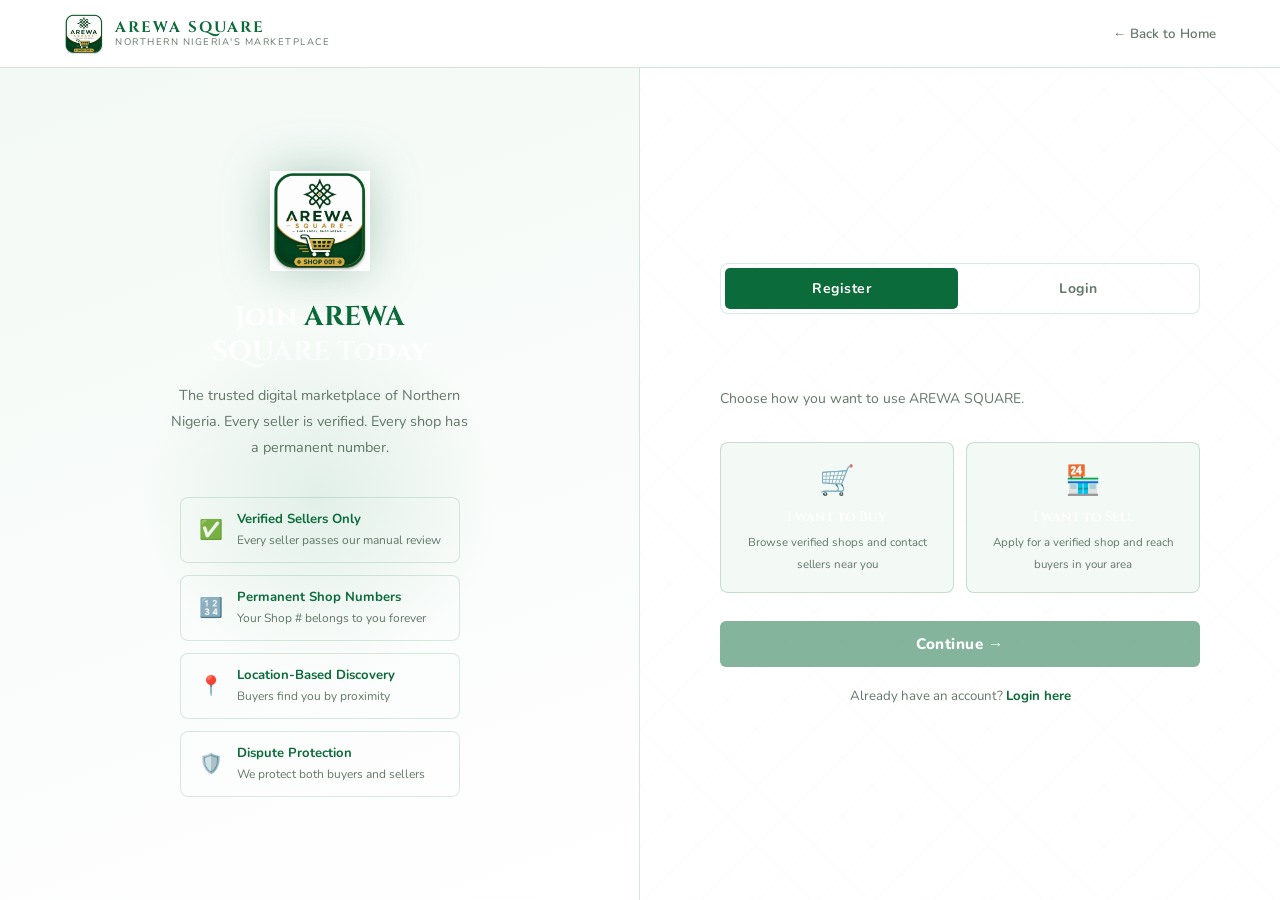
<file: auth.html>
<!DOCTYPE html>
<html lang="en">
<head>
  <meta charset="UTF-8"/>
  <meta name="viewport" content="width=device-width, initial-scale=1.0"/>
  <title>AREWA SQUARE — Register / Login</title>
  <link href="https://fonts.googleapis.com/css2?family=Cinzel:wght@400;600;700;900&family=Nunito:wght@300;400;500;600;700;800&display=swap" rel="stylesheet"/>
  <style>
    *, *::before, *::after { margin: 0; padding: 0; box-sizing: border-box; }

        :root {
      --green-deep:  #FFFFFF;
      --green-mid:   #F3F9F5;
      --green-light: #E3F2E8;
      --gold:        #0B6B3A;
      --gold-light:  #128049;
      --gold-dim:    #4C8A6C;
      --emerald:     #D9A400;
      --emerald-dim: #B8860B;
      --white:       #FFFFFF;
      --white-dim:   #63776A;
      --dark:        #FFFFFF;
      --bg:          #FFFFFF;
      --bg2:         #F3F9F5;
      --border:      rgba(11,107,58,0.15);
      --input-bg:    #F3F9F5;
      --input-border:rgba(11,107,58,0.2);
      --error:       #e74c3c;
    }

    html { scroll-behavior: smooth; }

    body {
      font-family: 'Nunito', sans-serif;
      background-color: var(--green-deep);
      color: var(--white);
      min-height: 100vh;
      overflow-x: hidden;
    }

    body::before {
      content: '';
      position: fixed; inset: 0;
      background-image:
        repeating-linear-gradient(45deg, transparent, transparent 40px, rgba(11,107,58,0.025) 40px, rgba(11,107,58,0.025) 41px),
        repeating-linear-gradient(-45deg, transparent, transparent 40px, rgba(11,107,58,0.025) 40px, rgba(11,107,58,0.025) 41px);
      pointer-events: none; z-index: 0;
    }

    /* ══ NAVBAR ══ */
    nav {
      position: fixed; top: 0; left: 0; right: 0; z-index: 1000;
      display: flex; align-items: center; justify-content: space-between;
      padding: 0 5%; height: 68px;
      background: rgba(255,255,255,0.95);
      backdrop-filter: blur(14px);
      border-bottom: 1px solid rgba(11,107,58,0.18);
    }

    .nav-logo { display: flex; align-items: center; gap: 11px; text-decoration: none; }
    .nav-logo img { height: 40px; width: 40px; object-fit: contain; }
    .nav-logo-text { display: flex; flex-direction: column; line-height: 1.1; }
    .nav-logo-text span:first-child {
      font-family: 'Cinzel', serif; font-size: 0.95rem; font-weight: 700;
      color: var(--gold); letter-spacing: 2px;
    }
    .nav-logo-text span:last-child {
      font-size: 0.6rem; color: var(--white-dim);
      letter-spacing: 1.5px; text-transform: uppercase;
    }

    .nav-back {
      display: flex; align-items: center; gap: 7px;
      color: var(--white-dim); text-decoration: none;
      font-size: 0.83rem; font-weight: 600; transition: color 0.3s;
    }
    .nav-back:hover { color: var(--gold); }

    /* ══ LAYOUT ══ */
    .auth-wrapper {
      position: relative; z-index: 1;
      min-height: 100vh;
      display: grid;
      grid-template-columns: 1fr 1fr;
      padding-top: 68px;
    }

    /* LEFT PANEL */
    .auth-left {
      position: sticky; top: 68px;
      height: calc(100vh - 68px);
      background: linear-gradient(160deg, var(--green-mid) 0%, var(--green-deep) 100%);
      border-right: 1px solid rgba(11,107,58,0.15);
      display: flex; flex-direction: column;
      justify-content: center; align-items: center;
      padding: 60px 48px; text-align: center; overflow: hidden;
    }

    .left-star {
      position: absolute; bottom: -80px; right: -80px;
      width: 380px; height: 380px; opacity: 0.06; pointer-events: none;
    }

    .left-glow {
      position: absolute; top: 30%; left: 50%; transform: translateX(-50%);
      width: 360px; height: 360px;
      background: radial-gradient(circle, rgba(18,128,73,0.1) 0%, transparent 70%);
      pointer-events: none;
    }

    .left-logo {
      width: 100px; height: 100px; object-fit: contain;
      margin-bottom: 28px;
      filter: drop-shadow(0 0 24px rgba(11,107,58,0.3));
      animation: floatLogo 4s ease-in-out infinite;
    }

    @keyframes floatLogo {
      0%, 100% { transform: translateY(0); }
      50%       { transform: translateY(-10px); }
    }

    .auth-left h2 {
      font-family: 'Cinzel', serif;
      font-size: 1.7rem; font-weight: 700;
      color: var(--white); margin-bottom: 14px; line-height: 1.3;
    }
    .auth-left h2 span { color: var(--gold); }

    .auth-left p {
      color: var(--white-dim); font-size: 0.9rem;
      line-height: 1.8; max-width: 300px; margin-bottom: 36px;
    }

    .trust-pills { display: flex; flex-direction: column; gap: 12px; width: 100%; max-width: 280px; }

    .trust-pill {
      display: flex; align-items: center; gap: 12px;
      background: rgba(255,255,255,0.04);
      border: 1px solid rgba(11,107,58,0.15);
      border-radius: 8px; padding: 12px 16px; text-align: left;
    }

    .trust-pill .pill-icon { font-size: 1.2rem; min-width: 28px; text-align: center; }
    .trust-pill .pill-text strong { display: block; font-size: 0.82rem; font-weight: 700; color: var(--gold); }
    .trust-pill .pill-text span { font-size: 0.75rem; color: var(--white-dim); }

    /* RIGHT PANEL */
    .auth-right {
      display: flex; flex-direction: column;
      justify-content: center;
      padding: 60px 5% 60px;
      min-height: calc(100vh - 68px);
    }

    /* ══ AUTH CARD ══ */
    .auth-card {
      width: 100%; max-width: 480px;
      margin: 0 auto;
      animation: fadeIn 0.6s ease both;
    }

    @keyframes fadeIn {
      from { opacity: 0; transform: translateY(16px); }
      to   { opacity: 1; transform: translateY(0); }
    }

    .page-switcher {
      display: flex; gap: 4px;
      background: rgba(255,255,255,0.04);
      border: 1px solid rgba(11,107,58,0.15);
      border-radius: 8px; padding: 4px; margin-bottom: 36px;
    }

    .page-btn {
      flex: 1; padding: 11px;
      background: transparent; border: none; border-radius: 5px;
      font-family: 'Nunito', sans-serif; font-size: 0.875rem; font-weight: 700;
      color: var(--white-dim); cursor: pointer; transition: all 0.3s; letter-spacing: 0.5px;
    }
    .page-btn.active { background: var(--gold); color: var(--dark); }

    .card-title {
      font-family: 'Cinzel', serif;
      font-size: 1.5rem; font-weight: 700;
      color: var(--white); margin-bottom: 6px;
    }

    .card-subtitle {
      font-size: 0.875rem; color: var(--white-dim);
      margin-bottom: 32px; line-height: 1.6;
    }

    /* Type selector */
    .type-selector { display: grid; grid-template-columns: 1fr 1fr; gap: 12px; margin-bottom: 28px; }

    .type-card {
      border: 1.5px solid rgba(11,107,58,0.2);
      border-radius: 8px; padding: 18px 14px; text-align: center;
      cursor: pointer; transition: all 0.3s; background: var(--input-bg);
    }
    .type-card:hover { border-color: var(--gold-dim); background: rgba(11,107,58,0.06); }
    .type-card.selected { border-color: var(--gold); background: rgba(11,107,58,0.1); }
    .type-card .type-icon { font-size: 1.8rem; display: block; margin-bottom: 8px; }
    .type-card .type-label {
      font-family: 'Cinzel', serif; font-size: 0.85rem; font-weight: 600;
      color: var(--white); display: block; margin-bottom: 4px;
    }
    .type-card .type-desc { font-size: 0.72rem; color: var(--white-dim); line-height: 1.5; }
    .type-card.selected .type-label { color: var(--gold); }

    /* Steps */
    .form-step { display: none; }
    .form-step.active { display: block; animation: fadeIn 0.4s ease both; }

    .step-indicator { display: flex; align-items: center; gap: 8px; margin-bottom: 24px; }

    .step-dot {
      width: 28px; height: 28px; border-radius: 50%;
      border: 1.5px solid rgba(11,107,58,0.3);
      display: flex; align-items: center; justify-content: center;
      font-size: 0.72rem; font-weight: 700; color: var(--white-dim); transition: all 0.3s;
    }
    .step-dot.done { background: var(--emerald-dim); border-color: var(--emerald); color: var(--white); }
    .step-dot.active { background: var(--gold); border-color: var(--gold); color: var(--dark); }

    .step-line { flex: 1; height: 1px; background: rgba(11,107,58,0.2); }
    .step-line.done { background: var(--emerald-dim); }

    /* Form fields */
    .form-group { margin-bottom: 18px; }
    .form-row { display: grid; grid-template-columns: 1fr 1fr; gap: 14px; }

    label {
      display: block; font-size: 0.78rem; font-weight: 700;
      color: var(--white-dim); margin-bottom: 7px;
      letter-spacing: 0.5px; text-transform: uppercase;
    }
    label .required { color: var(--gold); margin-left: 2px; }

    input[type="text"], input[type="email"], input[type="tel"],
    input[type="password"], select, textarea {
      width: 100%; padding: 12px 14px;
      background: var(--input-bg);
      border: 1px solid var(--input-border);
      border-radius: 6px; color: var(--white);
      font-family: 'Nunito', sans-serif; font-size: 0.875rem;
      transition: border-color 0.3s, box-shadow 0.3s;
      outline: none; appearance: none;
    }
    input::placeholder, textarea::placeholder { color: rgba(99,119,106,0.4); }
    input:focus, select:focus, textarea:focus {
      border-color: var(--gold);
      box-shadow: 0 0 0 3px rgba(11,107,58,0.1);
    }

    select {
      cursor: pointer;
      background-image: url("data:image/svg+xml,%3Csvg xmlns='http://www.w3.org/2000/svg' width='12' height='8' viewBox='0 0 12 8'%3E%3Cpath d='M1 1l5 5 5-5' stroke='%230B6B3A' stroke-width='1.5' fill='none'/%3E%3C/svg%3E");
      background-repeat: no-repeat;
      background-position: right 14px center;
      padding-right: 36px;
    }
    select option { background: var(--green-deep); color: var(--white); }
    textarea { resize: vertical; min-height: 90px; }

    .input-wrapper { position: relative; }
    .input-wrapper input { padding-right: 44px; }

    .toggle-pass {
      position: absolute; right: 14px; top: 50%; transform: translateY(-50%);
      background: none; border: none; color: var(--white-dim);
      cursor: pointer; font-size: 1rem; transition: color 0.3s;
    }
    .toggle-pass:hover { color: var(--gold); }

    .pass-strength { margin-top: 8px; display: flex; gap: 4px; }
    .strength-bar { flex: 1; height: 3px; background: rgba(255,255,255,0.08); border-radius: 2px; transition: background 0.3s; }
    .strength-bar.weak   { background: var(--error); }
    .strength-bar.fair   { background: var(--gold); }
    .strength-bar.strong { background: var(--emerald); }
    .strength-label { font-size: 0.7rem; color: var(--white-dim); margin-top: 4px; text-align: right; }

    .file-upload {
      border: 1.5px dashed rgba(11,107,58,0.25);
      border-radius: 8px; padding: 24px; text-align: center;
      cursor: pointer; transition: all 0.3s; background: var(--input-bg);
    }
    .file-upload:hover { border-color: var(--gold-dim); background: rgba(11,107,58,0.04); }
    .file-upload input { display: none; }
    .file-upload .upload-icon { font-size: 1.8rem; display: block; margin-bottom: 8px; }
    .file-upload .upload-text { font-size: 0.82rem; color: var(--white-dim); line-height: 1.6; }
    .file-upload .upload-text strong { color: var(--gold); }

    .checkbox-group { display: flex; align-items: flex-start; gap: 10px; margin-bottom: 20px; }
    .checkbox-group input[type="checkbox"] {
      width: 18px; height: 18px; min-width: 18px;
      accent-color: var(--gold); margin-top: 2px; cursor: pointer;
    }
    .checkbox-group label {
      text-transform: none; letter-spacing: 0;
      font-size: 0.82rem; color: var(--white-dim); cursor: pointer; font-weight: 500;
    }
    .checkbox-group label a { color: var(--gold); text-decoration: none; }
    .checkbox-group label a:hover { text-decoration: underline; }

    .notice-box {
      background: rgba(11,107,58,0.07);
      border: 1px solid rgba(11,107,58,0.2);
      border-radius: 8px; padding: 14px 16px;
      display: flex; gap: 12px; align-items: flex-start; margin-bottom: 20px;
    }
    .notice-box .notice-icon { font-size: 1rem; margin-top: 1px; }
    .notice-box p { font-size: 0.8rem; color: var(--white-dim); line-height: 1.6; }
    .notice-box p strong { color: var(--gold); }

    /* Buttons */
    .btn-primary {
      width: 100%; padding: 13px;
      background: var(--gold); color: var(--dark); border: none;
      border-radius: 6px; font-family: 'Nunito', sans-serif;
      font-size: 0.95rem; font-weight: 800; cursor: pointer;
      transition: all 0.3s; letter-spacing: 0.5px; margin-bottom: 12px;
    }
    .btn-primary:hover { background: var(--gold-light); transform: translateY(-1px); box-shadow: 0 8px 20px rgba(11,107,58,0.25); }
    .btn-primary:disabled { opacity: 0.5; cursor: not-allowed; transform: none; box-shadow: none; }

    .btn-secondary {
      width: 100%; padding: 12px;
      background: transparent; color: var(--white-dim);
      border: 1px solid rgba(255,255,255,0.12);
      border-radius: 6px; font-family: 'Nunito', sans-serif;
      font-size: 0.875rem; font-weight: 700; cursor: pointer;
      transition: all 0.3s; margin-bottom: 12px;
    }
    .btn-secondary:hover { border-color: var(--gold-dim); color: var(--gold); }

    .btn-emerald {
      width: 100%; padding: 13px;
      background: var(--emerald-dim); color: var(--white);
      border: 1px solid var(--emerald); border-radius: 6px;
      font-family: 'Nunito', sans-serif; font-size: 0.95rem;
      font-weight: 800; cursor: pointer; transition: all 0.3s;
      letter-spacing: 0.5px; margin-bottom: 12px;
    }
    .btn-emerald:hover { background: var(--emerald); transform: translateY(-1px); }

    .divider { display: flex; align-items: center; gap: 12px; margin: 20px 0; }
    .divider::before, .divider::after { content: ''; flex: 1; height: 1px; background: rgba(255,255,255,0.08); }
    .divider span { font-size: 0.75rem; color: var(--white-dim); letter-spacing: 1px; text-transform: uppercase; }

    .switch-link { text-align: center; font-size: 0.83rem; color: var(--white-dim); margin-top: 8px; }
    .switch-link a { color: var(--gold); font-weight: 700; text-decoration: none; cursor: pointer; }
    .switch-link a:hover { text-decoration: underline; }

    .forgot-link { text-align: right; margin-top: -10px; margin-bottom: 18px; }
    .forgot-link a { font-size: 0.78rem; color: var(--gold-dim); text-decoration: none; transition: color 0.3s; }
    .forgot-link a:hover { color: var(--gold); }

    /* Success screens */
    .success-screen {
      display: none; text-align: center; padding: 20px 0;
      animation: fadeIn 0.5s ease both;
    }
    .success-icon {
      width: 80px; height: 80px;
      background: rgba(18,128,73,0.12);
      border: 2px solid var(--emerald); border-radius: 50%;
      display: flex; align-items: center; justify-content: center;
      font-size: 2.2rem; margin: 0 auto 24px;
    }
    .success-screen h3 {
      font-family: 'Cinzel', serif; font-size: 1.4rem; font-weight: 700;
      color: var(--white); margin-bottom: 12px;
    }
    .success-screen p { color: var(--white-dim); font-size: 0.875rem; line-height: 1.8; max-width: 340px; margin: 0 auto 28px; }

    .shop-number-preview {
      display: inline-block;
      background: rgba(11,107,58,0.1);
      border: 1px solid var(--gold-dim);
      border-radius: 8px; padding: 16px 32px;
      font-family: 'Cinzel', serif; font-size: 1.2rem;
      color: var(--gold); margin-bottom: 28px; letter-spacing: 2px;
    }

    /* Responsive */
    @media (max-width: 860px) {
      .auth-wrapper { grid-template-columns: 1fr; }
      .auth-left { display: none; }
      .auth-right { padding: 40px 6%; }
    }
    @media (max-width: 480px) {
      .form-row { grid-template-columns: 1fr; }
      .type-selector { grid-template-columns: 1fr; }
    }
  </style>
<link rel="manifest" href="./manifest.json"/>
<meta name="theme-color" content="#0B6B3A"/>
</head>
<body>

  <!-- NAVBAR -->
  <nav>
    <a href="index.html" class="nav-logo">
      <img src="./logo.png" alt="AREWA SQUARE" onerror="this.style.display='none'"/>
      <div class="nav-logo-text">
        <span>AREWA SQUARE</span>
        <span>Northern Nigeria's Marketplace</span>
      </div>
    </a>
    <a href="index.html" class="nav-back">← Back to Home</a>
  </nav>

  <!-- MAIN LAYOUT -->
  <div class="auth-wrapper">

    <!-- LEFT PANEL -->
    <div class="auth-left">
      <div class="left-glow"></div>
      <svg class="left-star" viewBox="0 0 200 200" fill="white" xmlns="http://www.w3.org/2000/svg">
        <path d="M100 0 L112 44 L154 18 L130 58 L176 62 L144 90 L164 132 L122 118 L100 158 L78 118 L36 132 L56 90 L24 62 L70 58 L46 18 L88 44 Z"/>
      </svg>
      <img src="./logo.png" class="left-logo" alt="Logo" onerror="this.style.display='none'"/>
      <h2>Join <span>AREWA</span><br/>SQUARE Today</h2>
      <p>The trusted digital marketplace of Northern Nigeria. Every seller is verified. Every shop has a permanent number.</p>
      <div class="trust-pills">
        <div class="trust-pill">
          <span class="pill-icon">✅</span>
          <div class="pill-text">
            <strong>Verified Sellers Only</strong>
            <span>Every seller passes our manual review</span>
          </div>
        </div>
        <div class="trust-pill">
          <span class="pill-icon">🔢</span>
          <div class="pill-text">
            <strong>Permanent Shop Numbers</strong>
            <span>Your Shop # belongs to you forever</span>
          </div>
        </div>
        <div class="trust-pill">
          <span class="pill-icon">📍</span>
          <div class="pill-text">
            <strong>Location-Based Discovery</strong>
            <span>Buyers find you by proximity</span>
          </div>
        </div>
        <div class="trust-pill">
          <span class="pill-icon">🛡️</span>
          <div class="pill-text">
            <strong>Dispute Protection</strong>
            <span>We protect both buyers and sellers</span>
          </div>
        </div>
      </div>
    </div>

    <!-- RIGHT PANEL -->
    <div class="auth-right">
      <div class="auth-card">

        <!-- Switcher -->
        <div class="page-switcher">
          <button class="page-btn active" onclick="showPage('register')">Register</button>
          <button class="page-btn" onclick="showPage('login')">Login</button>
        </div>

        <!-- ══ REGISTER ══ -->
        <div id="page-register">

          <!-- STEP 0: Choose type -->
          <div id="step-type" class="form-step active">
            <h2 class="card-title">Create Account</h2>
            <p class="card-subtitle">Choose how you want to use AREWA SQUARE.</p>
            <div class="type-selector">
              <div class="type-card" id="type-buyer" onclick="selectType('buyer')">
                <span class="type-icon">🛒</span>
                <span class="type-label">I want to Buy</span>
                <span class="type-desc">Browse verified shops and contact sellers near you</span>
              </div>
              <div class="type-card" id="type-seller" onclick="selectType('seller')">
                <span class="type-icon">🏪</span>
                <span class="type-label">I want to Sell</span>
                <span class="type-desc">Apply for a verified shop and reach buyers in your area</span>
              </div>
            </div>
            <button class="btn-primary" id="btn-next-type" onclick="goToStep('details')" disabled>Continue →</button>
            <p class="switch-link">Already have an account? <a onclick="showPage('login')">Login here</a></p>
          </div>

          <!-- STEP 1: Buyer Details -->
          <div id="step-buyer-details" class="form-step">
            <div class="step-indicator">
              <div class="step-dot done">1</div>
              <div class="step-line done"></div>
              <div class="step-dot active">2</div>
              <div class="step-line"></div>
              <div class="step-dot">3</div>
            </div>
            <h2 class="card-title">Your Details</h2>
            <p class="card-subtitle">Fill in your personal information to create your buyer account.</p>
            <div class="form-row">
              <div class="form-group">
                <label>First Name <span class="required">*</span></label>
                <input type="text" placeholder="Abubakar"/>
              </div>
              <div class="form-group">
                <label>Last Name <span class="required">*</span></label>
                <input type="text" placeholder="Musa"/>
              </div>
            </div>
            <div class="form-group">
              <label>Email Address <span class="required">*</span></label>
              <input type="email" placeholder="abubakar@email.com"/>
            </div>
            <div class="form-group">
              <label>Phone Number <span class="required">*</span></label>
              <input type="tel" placeholder="080XXXXXXXX"/>
            </div>
            <div class="form-row">
              <div class="form-group">
                <label>State <span class="required">*</span></label>
                <select>
                  <option value="">Select State</option>
                  <option>Kano</option><option>Kaduna</option><option>Katsina</option>
                  <option>Sokoto</option><option>Zamfara</option><option>Kebbi</option>
                  <option>Jigawa</option><option>Bauchi</option><option>Gombe</option>
                  <option>Yobe</option><option>Borno</option><option>Adamawa</option>
                  <option>Niger</option><option>Other</option>
                </select>
              </div>
              <div class="form-group">
                <label>LGA / Area</label>
                <input type="text" placeholder="e.g. Nassarawa"/>
              </div>
            </div>
            <div class="form-group">
              <label>Password <span class="required">*</span></label>
              <div class="input-wrapper">
                <input type="password" id="buyer-pass" placeholder="Create a strong password" oninput="checkStrength(this,'buyer-strength','buyer-strength-label')"/>
                <button class="toggle-pass" onclick="togglePass('buyer-pass',this)" type="button">👁</button>
              </div>
              <div class="pass-strength" id="buyer-strength">
                <div class="strength-bar"></div><div class="strength-bar"></div>
                <div class="strength-bar"></div><div class="strength-bar"></div>
              </div>
              <div class="strength-label" id="buyer-strength-label"></div>
            </div>
            <div class="form-group">
              <label>Confirm Password <span class="required">*</span></label>
              <div class="input-wrapper">
                <input type="password" id="buyer-pass2" placeholder="Repeat your password"/>
                <button class="toggle-pass" onclick="togglePass('buyer-pass2',this)" type="button">👁</button>
              </div>
            </div>
            <div class="checkbox-group">
              <input type="checkbox" id="buyer-terms"/>
              <label for="buyer-terms">I agree to the <a href="#">Terms of Use</a> and <a href="#">Privacy Policy</a> of AREWA SQUARE</label>
            </div>
            <button class="btn-primary" onclick="completeBuyerReg()">Create Buyer Account</button>
            <button class="btn-secondary" onclick="goToStep('type')">← Back</button>
          </div>

          <!-- STEP 1: Seller Details -->
          <div id="step-seller-details" class="form-step">
            <div class="step-indicator">
              <div class="step-dot done">1</div>
              <div class="step-line done"></div>
              <div class="step-dot active">2</div>
              <div class="step-line"></div>
              <div class="step-dot">3</div>
            </div>
            <h2 class="card-title">Business Details</h2>
            <p class="card-subtitle">Tell us about yourself and your business. We review every application manually.</p>
            <div class="form-row">
              <div class="form-group">
                <label>Full Name <span class="required">*</span></label>
                <input type="text" placeholder="Your full name"/>
              </div>
              <div class="form-group">
                <label>Business Name <span class="required">*</span></label>
                <input type="text" placeholder="e.g. Zainab Footwear"/>
              </div>
            </div>
            <div class="form-group">
              <label>Business Category <span class="required">*</span></label>
              <select>
                <option value="">Select a category</option>
                <option>👟 Shoes</option><option>👕 Fashion & Clothing</option>
                <option>📱 Phones & Accessories</option><option>💻 Electronics</option>
                <option>🥘 Food & Groceries</option><option>🏠 Home & Furniture</option>
                <option>💊 Health & Beauty</option><option>🔧 Services</option><option>Other</option>
              </select>
            </div>
            <div class="form-row">
              <div class="form-group">
                <label>Phone Number <span class="required">*</span></label>
                <input type="tel" placeholder="080XXXXXXXX"/>
              </div>
              <div class="form-group">
                <label>WhatsApp Number <span class="required">*</span></label>
                <input type="tel" placeholder="080XXXXXXXX"/>
              </div>
            </div>
            <div class="form-row">
              <div class="form-group">
                <label>State <span class="required">*</span></label>
                <select>
                  <option value="">Select State</option>
                  <option>Kano</option><option>Kaduna</option><option>Katsina</option>
                  <option>Sokoto</option><option>Zamfara</option><option>Kebbi</option>
                  <option>Jigawa</option><option>Bauchi</option><option>Gombe</option>
                  <option>Yobe</option><option>Borno</option><option>Adamawa</option>
                  <option>Niger</option><option>Other</option>
                </select>
              </div>
              <div class="form-group">
                <label>LGA <span class="required">*</span></label>
                <input type="text" placeholder="e.g. Kano Central"/>
              </div>
            </div>
            <div class="form-group">
              <label>Full Shop Address <span class="required">*</span></label>
              <input type="text" placeholder="Street, area, landmark"/>
            </div>
            <div class="form-group">
              <label>What do you sell? <span class="required">*</span></label>
              <textarea placeholder="Briefly describe your products. e.g. We sell original Samsung and Tecno phones at the best prices in Kano."></textarea>
            </div>
            <button class="btn-primary" onclick="goToStep('seller-verify')">Continue → Verification</button>
            <button class="btn-secondary" onclick="goToStep('type')">← Back</button>
          </div>

          <!-- STEP 2: Seller Verification -->
          <div id="step-seller-verify" class="form-step">
            <div class="step-indicator">
              <div class="step-dot done">1</div>
              <div class="step-line done"></div>
              <div class="step-dot done">2</div>
              <div class="step-line done"></div>
              <div class="step-dot active">3</div>
            </div>
            <h2 class="card-title">Verification Documents</h2>
            <p class="card-subtitle">We need these to verify you are a real business. Your information is kept private and secure.</p>
            <div class="notice-box">
              <span class="notice-icon">ℹ️</span>
              <p>Upload clear photos or scans. Accepted: JPG, PNG, PDF. <strong>Application reviewed within 24–48 hours.</strong></p>
            </div>
            <div class="form-group">
              <label>Government ID <span class="required">*</span></label>
              <div class="file-upload" onclick="document.getElementById('id-upload').click()">
                <input type="file" id="id-upload" accept="image/*,.pdf" onchange="showFileName(this,'id-name')"/>
                <span class="upload-icon">🪪</span>
                <p class="upload-text"><strong>Click to upload</strong> your NIN slip, voter card, or any government ID</p>
                <p id="id-name" style="margin-top:8px;font-size:0.78rem;color:var(--gold);"></p>
              </div>
            </div>
            <div class="form-group">
              <label>Shop or Business Photo <span class="required">*</span></label>
              <div class="file-upload" onclick="document.getElementById('shop-upload').click()">
                <input type="file" id="shop-upload" accept="image/*" onchange="showFileName(this,'shop-name')"/>
                <span class="upload-icon">🏪</span>
                <p class="upload-text"><strong>Click to upload</strong> a photo of your shop, stall, or business location</p>
                <p id="shop-name" style="margin-top:8px;font-size:0.78rem;color:var(--gold);"></p>
              </div>
            </div>
            <div class="form-group">
              <label>Email Address <span class="required">*</span></label>
              <input type="email" placeholder="Your email for application status updates"/>
            </div>
            <div class="form-group">
              <label>Create Password <span class="required">*</span></label>
              <div class="input-wrapper">
                <input type="password" id="seller-pass" placeholder="Create a strong password" oninput="checkStrength(this,'seller-strength','seller-strength-label')"/>
                <button class="toggle-pass" onclick="togglePass('seller-pass',this)" type="button">👁</button>
              </div>
              <div class="pass-strength" id="seller-strength">
                <div class="strength-bar"></div><div class="strength-bar"></div>
                <div class="strength-bar"></div><div class="strength-bar"></div>
              </div>
              <div class="strength-label" id="seller-strength-label"></div>
            </div>
            <div class="checkbox-group">
              <input type="checkbox" id="seller-terms"/>
              <label for="seller-terms">I agree to the <a href="#">Seller Rules</a>, <a href="#">Terms of Use</a>, and <a href="#">Privacy Policy</a> of AREWA SQUARE</label>
            </div>
            <button class="btn-emerald" onclick="completeSellerReg()">📤 Submit Application</button>
            <button class="btn-secondary" onclick="goToStep('seller-details')">← Back</button>
          </div>

          <!-- SUCCESS: Buyer -->
          <div id="success-buyer" class="success-screen">
            <div class="success-icon">✅</div>
            <h3>Account Created!</h3>
            <p>Welcome to AREWA SQUARE. Your buyer account is ready. Start exploring verified shops near you.</p>
            <button class="btn-primary" onclick="window.location.href='buyer-dashboard.html'">Go to Dashboard →</button>
            <p class="switch-link" style="margin-top:12px;">Back to <a href="index.html">Homepage</a></p>
          </div>

          <!-- SUCCESS: Seller -->
          <div id="success-seller" class="success-screen">
            <div class="success-icon">📬</div>
            <h3>Application Submitted!</h3>
            <p>Your seller application has been received. Our team will review it within <strong style="color:var(--gold)">24–48 hours</strong>. If approved, you will receive your permanent shop number by email.</p>
            <div class="shop-number-preview">Shop #???</div>
            <p style="font-size:0.78rem;color:var(--white-dim);margin-bottom:24px;">Your shop number will be assigned upon approval.</p>
            <button class="btn-primary" onclick="window.location.href='index.html'">Back to Homepage →</button>
          </div>

        </div><!-- end #page-register -->

        <!-- ══ LOGIN ══ -->
        <div id="page-login" style="display:none;">
          <h2 class="card-title">Welcome Back</h2>
          <p class="card-subtitle">Login to your AREWA SQUARE account.</p>
          <div class="form-group">
            <label>Email Address <span class="required">*</span></label>
            <input type="email" placeholder="your@email.com"/>
          </div>
          <div class="form-group">
            <label>Password <span class="required">*</span></label>
            <div class="input-wrapper">
              <input type="password" id="login-pass" placeholder="Your password"/>
              <button class="toggle-pass" onclick="togglePass('login-pass',this)" type="button">👁</button>
            </div>
          </div>
          <div class="forgot-link">
            <a onclick="showPage('forgot')" style="cursor:pointer;">Forgot password?</a>
          </div>
          <button class="btn-primary" onclick="handleLoginRedirect()">Login to Account</button>
          <div class="divider"><span>or</span></div>
          <div class="notice-box">
            <span class="notice-icon">🏪</span>
            <p>Sellers: after approval, use the email and password from your application to login to your Seller Dashboard.</p>
          </div>
          <p class="switch-link">Don't have an account? <a onclick="showPage('register')">Register here</a></p>
        </div>

        <!-- ══ FORGOT PASSWORD ══ -->
        <div id="page-forgot" style="display:none;">
          <h2 class="card-title">Reset Password</h2>
          <p class="card-subtitle">Enter your email and we will send you a reset link.</p>
          <div class="form-group">
            <label>Email Address <span class="required">*</span></label>
            <input type="email" placeholder="your@email.com"/>
          </div>
          <button class="btn-primary" onclick="showToast('Password reset link sent! Check your email.','success')">Send Reset Link</button>
          <button class="btn-secondary" onclick="showPage('login')">← Back to Login</button>
        </div>

      </div><!-- end .auth-card -->
    </div><!-- end .auth-right -->
  </div><!-- end .auth-wrapper -->

  <script>
    let selectedType = null;

    function showPage(page) {
      document.getElementById('page-register').style.display = page === 'register' ? 'block' : 'none';
      document.getElementById('page-login').style.display    = page === 'login'    ? 'block' : 'none';
      document.getElementById('page-forgot').style.display   = page === 'forgot'   ? 'block' : 'none';
      document.querySelectorAll('.page-btn').forEach((b, i) => {
        b.classList.toggle('active', (page === 'register' && i === 0) || (page === 'login' && i === 1));
      });
      if (page === 'register') goToStep('type');
    }

    function selectType(type) {
      selectedType = type;
      document.getElementById('type-buyer').classList.toggle('selected', type === 'buyer');
      document.getElementById('type-seller').classList.toggle('selected', type === 'seller');
      const btn = document.getElementById('btn-next-type');
      btn.disabled = false;
    }

    function goToStep(step) {
      document.querySelectorAll('#page-register .form-step').forEach(el => el.classList.remove('active'));
      document.querySelectorAll('.success-screen').forEach(el => el.style.display = 'none');
      const map = {
        'type':           'step-type',
        'details':        selectedType === 'buyer' ? 'step-buyer-details' : 'step-seller-details',
        'seller-verify':  'step-seller-verify',
        'seller-details': 'step-seller-details',
      };
      const el = document.getElementById(map[step]);
      if (el) el.classList.add('active');
    }

    /* ── TOAST NOTIFICATION SYSTEM ── */
    function showToast(message, type = 'info') {
      const existing = document.querySelector('.as-toast');
      if (existing) existing.remove();
      const colors = { success: '#128049', error: '#e74c3c', info: '#0B6B3A', warning: '#f39c12' };
      const icons  = { success: '✅', error: '❌', info: 'ℹ️', warning: '⚠️' };
      const toast = document.createElement('div');
      toast.className = 'as-toast';
      toast.innerHTML = `<span>${icons[type]}</span><span>${message}</span>`;
      Object.assign(toast.style, {
        position: 'fixed', bottom: '28px', right: '28px', zIndex: '9999',
        background: '#FFFFFF', border: `1px solid ${colors[type]}`,
        color: '#14231A', padding: '14px 20px', borderRadius: '8px',
        fontFamily: 'Nunito, sans-serif', fontSize: '0.9rem', fontWeight: '600',
        display: 'flex', alignItems: 'center', gap: '10px',
        boxShadow: `0 4px 24px rgba(16,40,28,0.14)`,
        animation: 'slideInToast 0.3s ease', maxWidth: '340px'
      });
      const style = document.createElement('style');
      style.textContent = `@keyframes slideInToast { from { transform: translateY(20px); opacity: 0; } to { transform: translateY(0); opacity: 1; } }`;
      document.head.appendChild(style);
      document.body.appendChild(toast);
      setTimeout(() => toast.remove(), 4000);
    }

    /* ── FORM VALIDATION HELPERS ── */
    function validateEmail(email) {
      return /^[^\s@]+@[^\s@]+\.[^\s@]+$/.test(email);
    }
    function validatePhone(phone) {
      const cleaned = phone.replace(/[\s\-\(\)]/g, '');
      return cleaned.length >= 7 && cleaned.length <= 15;
    }

    async function completeBuyerReg() {
      const fullname = (document.getElementById('buyer-firstname')?.value.trim() || '') + ' ' + (document.getElementById('buyer-lastname')?.value.trim() || '');
      const email    = document.getElementById('buyer-email')?.value.trim() || '';
      const phone    = document.getElementById('buyer-phone')?.value.trim() || '';
      const state    = document.getElementById('buyer-state')?.value.trim() || '';
      const city     = document.getElementById('buyer-city')?.value.trim() || '';
      const pass     = document.getElementById('buyer-pass')?.value || '';
      const pass2    = document.getElementById('buyer-pass2')?.value || '';
      const terms    = document.getElementById('buyer-terms')?.checked;

      if (!fullname.trim() || fullname.trim() === '') { showToast('Please enter your full name', 'error'); return; }
      if (!validateEmail(email)) { showToast('Please enter a valid email address', 'error'); return; }
      if (!phone) { showToast('Please enter your phone number', 'error'); return; }
      if (!state) { showToast('Please select your state', 'error'); return; }
      if (pass.length < 6) { showToast('Password must be at least 6 characters', 'error'); return; }
      if (pass !== pass2) { showToast('Passwords do not match', 'error'); return; }
      if (!terms) { showToast('Please accept the Terms of Use to continue', 'error'); return; }

      showToast('Creating your account…', 'info');
      try {
        const res  = await fetch('https://arewa-plazabackend-production.up.railway.app/api/auth/register', {
          method: 'POST',
          headers: { 'Content-Type': 'application/json' },
          body: JSON.stringify({ fullName: fullname.trim(), email, phone, password: pass, state, city, role: 'buyer' })
        });
        const data = await res.json();
        if (!res.ok) {
          showToast(data.message || 'Registration failed. Please try again.', 'error');
          return;
        }
        localStorage.setItem('as_token', data.token);
        localStorage.setItem('as_role',  data.role);
        localStorage.setItem('as_user',  JSON.stringify(data.user));
        showToast('🎉 Registration successful!', 'success');
        setTimeout(() => {
          document.querySelectorAll('#page-register .form-step').forEach(el => el.classList.remove('active'));
          const s = document.getElementById('success-buyer');
          if (s) s.style.display = 'block';
        }, 800);
      } catch(e) {
        showToast('Connection error. Please check your internet and try again.', 'error');
      }
    }

    async function completeSellerReg() {
      const fullname    = document.getElementById('seller-name')?.value.trim()     || '';
      const bizname     = document.getElementById('seller-bizname')?.value.trim()  || document.getElementById('seller-biz')?.value.trim() || '';
      const category    = document.getElementById('seller-category')?.value.trim() || '';
      const phone       = document.getElementById('seller-phone')?.value.trim()    || '';
      const whatsapp    = document.getElementById('seller-whatsapp')?.value.trim() || phone;
      const state       = document.getElementById('seller-state')?.value.trim()    || '';
      const lga         = document.getElementById('seller-lga')?.value.trim()      || '';
      const address     = document.getElementById('seller-address')?.value.trim()  || '';
      const desc        = document.getElementById('seller-desc')?.value.trim()     || '';
      const email       = document.getElementById('seller-email')?.value.trim()    || '';
      const pass        = document.getElementById('seller-pass')?.value            || '';
      const terms       = document.getElementById('seller-terms')?.checked;
      const govId       = document.getElementById('id-upload')?.files?.[0];
      const shopPhoto   = document.getElementById('shop-upload')?.files?.[0];

      if (!fullname)             { showToast('Please enter your full name', 'error');          return; }
      if (!bizname)              { showToast('Please enter your business name', 'error');      return; }
      if (!phone)                { showToast('Please enter your phone number', 'error');       return; }
      if (!state)                { showToast('Please select your state', 'error');             return; }
      if (!validateEmail(email)) { showToast('Please enter a valid email address', 'error');   return; }
      if (pass.length < 6)       { showToast('Password must be at least 6 characters', 'error'); return; }
      if (!terms)                { showToast('Please accept the Seller Rules to continue', 'error'); return; }

      showToast('Submitting your application…', 'info');
      try {
        const fd = new FormData();
        fd.append('fullName',       fullname);
        fd.append('businessName',   bizname);
        fd.append('category',       category || 'Other');
        fd.append('phone',          phone);
        fd.append('whatsappNumber', whatsapp);
        fd.append('state',          state);
        fd.append('city',           lga);
        fd.append('address',        address || 'Not specified');
        fd.append('description',    desc);
        fd.append('email',          email);
        fd.append('password',       pass);
        fd.append('role',           'seller');
        if (govId)     fd.append('govId',     govId);
        if (shopPhoto) fd.append('shopPhoto', shopPhoto);

        const res  = await fetch('https:///api/auth/register', {
          method: 'POST',
          body: fd
        });
        const data = await res.json();
        if (!res.ok) {
          showToast(data.message || 'Registration failed. Please try again.', 'error');
          return;
        }
        showToast('✅ Application submitted successfully!', 'success');
        setTimeout(() => {
          document.querySelectorAll('#page-register .form-step').forEach(el => el.classList.remove('active'));
          const s = document.getElementById('success-seller');
          if (s) s.style.display = 'block';
        }, 800);
      } catch(e) {
        showToast('Connection error. Please check your internet and try again.', 'error');
      }
    }

    function togglePass(id, btn) {
      const input = document.getElementById(id);
      input.type = input.type === 'password' ? 'text' : 'password';
      btn.textContent = input.type === 'password' ? '👁' : '🙈';
    }

    function checkStrength(input, barId, labelId) {
      const val = input.value;
      const bars = document.querySelectorAll('#' + barId + ' .strength-bar');
      const label = document.getElementById(labelId);
      let score = 0;
      if (val.length >= 6)  score++;
      if (val.length >= 10) score++;
      if (/[A-Z]/.test(val) && /[0-9]/.test(val)) score++;
      if (/[^A-Za-z0-9]/.test(val)) score++;
      const levels = ['', 'weak', 'fair', 'fair', 'strong'];
      const texts  = ['', 'Weak', 'Fair', 'Good', 'Strong'];
      bars.forEach((bar, i) => {
        bar.className = 'strength-bar';
        if (i < score) bar.classList.add(levels[score]);
      });
      label.textContent = val ? texts[score] : '';
      label.style.color = score <= 1 ? 'var(--error)' : score <= 2 ? 'var(--gold)' : 'var(--emerald)';
    }

    function showFileName(input, targetId) {
      const t = document.getElementById(targetId);
      t.textContent = input.files[0] ? '✓ ' + input.files[0].name : '';
    }

    async function handleLoginRedirect() {
      const email    = document.getElementById('login-email')?.value.trim() || document.querySelector('#page-login input[type="email"]')?.value.trim() || '';
      const password = document.querySelector('#page-login input[type="password"]')?.value || '';

      if (!validateEmail(email)) { showToast('Please enter a valid email address', 'error'); return; }
      if (!password)             { showToast('Please enter your password', 'error');         return; }

      showToast('Logging in…', 'info');
      try {
        const res  = await fetch('https://arewa-plazabackend-production.up.railway.app/api/auth/login', {
          method: 'POST',
          headers: { 'Content-Type': 'application/json' },
          body: JSON.stringify({ email, password })
        });
        const data = await res.json();
        if (!res.ok) {
          showToast(data.message || 'Invalid email or password. Please try again.', 'error');
          return;
        }
        localStorage.setItem('as_token',  data.token);
        localStorage.setItem('as_role',   data.role);
        localStorage.setItem('as_user',   JSON.stringify(data.user));
        if (data.seller) localStorage.setItem('as_seller', JSON.stringify(data.seller));

        showToast('Welcome back! Redirecting…', 'success');
        const redirectShop = localStorage.getItem('as_redirect_shop');
        localStorage.removeItem('as_redirect_shop');
        setTimeout(() => {
          const map = { admin: 'admin.html', seller: 'seller-dashboard.html', buyer: 'buyer-dashboard.html' };
          let dest = map[data.role] || 'buyer-dashboard.html';
          if (data.role === 'buyer' && redirectShop) dest += '?shop=' + redirectShop;
          window.location.href = dest;
        }, 800);
      } catch(e) {
        showToast('Connection error. Please check your internet and try again.', 'error');
      }
    }

    showPage('register');
  </script>
<script>
  if ('serviceWorker' in navigator) {
    window.addEventListener('load', function() {
      navigator.serviceWorker.register('./sw.js').catch(function(err) {
        console.warn('Service worker registration failed:', err);
      });
    });
  }
</script>
</body>

</html>
</file>
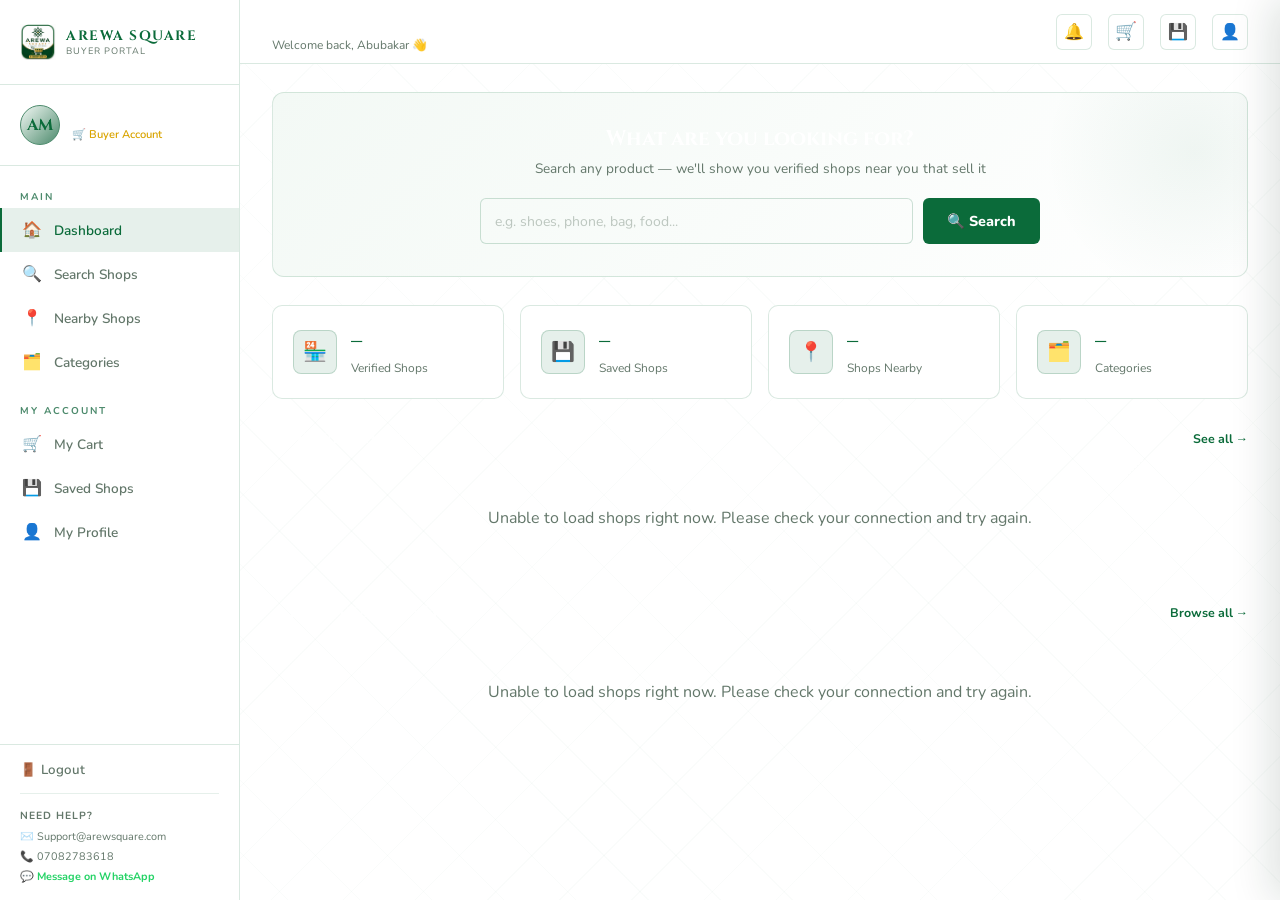
<file: buyer-dashboard.html>
<!DOCTYPE html>
<html lang="en">
<head>
  <meta charset="UTF-8"/>
  <meta name="viewport" content="width=device-width, initial-scale=1.0"/>
  <title>AREWA SQUARE — Buyer Dashboard</title>
  <link href="https://fonts.googleapis.com/css2?family=Cinzel:wght@400;600;700&family=Nunito:wght@300;400;500;600;700;800&display=swap" rel="stylesheet"/>
  <style>
    *, *::before, *::after { margin: 0; padding: 0; box-sizing: border-box; }
        :root {
      --green-deep:  #FFFFFF;
      --green-mid:   #F3F9F5;
      --green-light: #E3F2E8;
      --gold:        #0B6B3A;
      --gold-light:  #128049;
      --gold-dim:    #4C8A6C;
      --emerald:     #D9A400;
      --emerald-dim: #B8860B;
      --white:       #FFFFFF;
      --white-dim:   #63776A;
      --dark:        #FFFFFF;
      --sidebar-w:   240px;
      --card-bg:     #FFFFFF;
      --border:      rgba(11,107,58,0.15);
      --bg:          #FFFFFF;
      --bg2:         #F3F9F5;
    }
    body {
      font-family: 'Nunito', sans-serif;
      background: var(--green-deep);
      color: var(--white);
      min-height: 100vh;
      display: flex;
    }
    body::before {
      content: '';
      position: fixed; inset: 0;
      background-image:
        repeating-linear-gradient(45deg, transparent, transparent 50px, rgba(11,107,58,0.02) 50px, rgba(11,107,58,0.02) 51px),
        repeating-linear-gradient(-45deg, transparent, transparent 50px, rgba(11,107,58,0.02) 50px, rgba(11,107,58,0.02) 51px);
      pointer-events: none; z-index: 0;
    }

    /* ── SIDEBAR ── */
    .sidebar {
      position: fixed; top: 0; left: 0;
      width: var(--sidebar-w);
      height: 100vh;
      background: rgba(255,255,255,0.97);
      border-right: 1px solid var(--border);
      display: flex; flex-direction: column;
      z-index: 100; transition: transform 0.3s;
    }
    .sidebar-logo {
      padding: 24px 20px;
      border-bottom: 1px solid var(--border);
      display: flex; align-items: center; gap: 10px;
      text-decoration: none;
    }
    .sidebar-logo img { width: 36px; height: 36px; object-fit: contain; }
    .sidebar-logo-text span:first-child {
      display: block; font-family: 'Cinzel', serif;
      font-size: 0.85rem; font-weight: 700; color: var(--gold); letter-spacing: 1.5px;
    }
    .sidebar-logo-text span:last-child {
      display: block; font-size: 0.58rem; color: var(--white-dim);
      letter-spacing: 1px; text-transform: uppercase;
    }

    .sidebar-user {
      padding: 20px;
      border-bottom: 1px solid var(--border);
      display: flex; align-items: center; gap: 12px;
    }
    .user-avatar {
      width: 40px; height: 40px; border-radius: 50%;
      background: linear-gradient(135deg, var(--green-mid), var(--gold-dim));
      display: flex; align-items: center; justify-content: center;
      font-size: 1rem; font-weight: 700; color: var(--gold);
      border: 1.5px solid var(--gold-dim);
      font-family: 'Cinzel', serif;
    }
    .user-info span:first-child { display: block; font-size: 0.82rem; font-weight: 700; color: var(--white); }
    .user-info span:last-child { display: block; font-size: 0.7rem; color: var(--emerald); font-weight: 600; }

    .sidebar-nav { flex: 1; padding: 16px 0; overflow-y: auto; }
    .nav-section-label {
      padding: 8px 20px 4px;
      font-size: 0.62rem; font-weight: 700;
      color: var(--gold-dim); letter-spacing: 2px; text-transform: uppercase;
    }
    .nav-item {
      display: flex; align-items: center; gap: 12px;
      padding: 11px 20px; cursor: pointer;
      transition: all 0.25s; border-left: 2px solid transparent;
      color: var(--white-dim); font-size: 0.85rem; font-weight: 600;
      text-decoration: none;
    }
    .nav-item:hover { background: rgba(11,107,58,0.07); color: var(--white); border-left-color: var(--gold-dim); }
    .nav-item.active { background: rgba(11,107,58,0.1); color: var(--gold); border-left-color: var(--gold); }
    .nav-item .nav-icon { font-size: 1rem; min-width: 20px; text-align: center; }

    .sidebar-footer {
      padding: 16px 20px;
      border-top: 1px solid var(--border);
    }
    .logout-btn {
      display: flex; align-items: center; gap: 10px;
      color: var(--white-dim); font-size: 0.83rem; font-weight: 600;
      cursor: pointer; transition: color 0.3s; background: none; border: none;
      font-family: 'Nunito', sans-serif; padding: 0;
    }
    .logout-btn:hover { color: #e74c3c; }

    /* ── MAIN CONTENT ── */
    .main {
      margin-left: var(--sidebar-w);
      flex: 1; min-height: 100vh;
      position: relative; z-index: 1;
    }

    /* Top bar */
    .topbar {
      position: sticky; top: 0; z-index: 50;
      background: rgba(255,255,255,0.95);
      backdrop-filter: blur(12px);
      border-bottom: 1px solid var(--border);
      padding: 0 32px;
      height: 64px;
      display: flex; align-items: center; justify-content: space-between;
    }
    .topbar-left h1 {
      font-family: 'Cinzel', serif;
      font-size: 1.1rem; font-weight: 700; color: var(--white);
    }
    .topbar-left p { font-size: 0.75rem; color: var(--white-dim); margin-top: 2px; }

    .topbar-right { display: flex; align-items: center; gap: 16px; }
    .topbar-btn {
      width: 36px; height: 36px; border-radius: 6px;
      background: var(--card-bg); border: 1px solid var(--border);
      display: flex; align-items: center; justify-content: center;
      cursor: pointer; font-size: 1rem; transition: all 0.3s;
      color: var(--white-dim);
    }
    .topbar-btn:hover { border-color: var(--gold); color: var(--gold); }

    .hamburger-btn {
      display: none;
      width: 36px; height: 36px; background: none; border: none;
      cursor: pointer; flex-direction: column; gap: 5px;
      align-items: center; justify-content: center;
    }
    .hamburger-btn span { display: block; width: 20px; height: 2px; background: var(--gold); border-radius: 2px; }

    /* Page sections */
    .page-section { display: none; padding: 28px 32px; animation: fadeUp 0.4s ease both; }
    .page-section.active { display: block; }
    @keyframes fadeUp { from { opacity:0; transform:translateY(12px); } to { opacity:1; transform:translateY(0); } }

    /* Search bar */
    .search-hero {
      background: linear-gradient(135deg, var(--green-mid), var(--green-deep));
      border: 1px solid var(--border);
      border-radius: 12px; padding: 32px;
      margin-bottom: 28px; text-align: center;
      position: relative; overflow: hidden;
    }
    .search-hero::before {
      content: ''; position: absolute; top: -50%; right: -10%;
      width: 300px; height: 300px;
      background: radial-gradient(circle, rgba(11,107,58,0.06) 0%, transparent 70%);
      pointer-events: none;
    }
    .search-hero h2 {
      font-family: 'Cinzel', serif; font-size: 1.3rem;
      color: var(--white); margin-bottom: 6px;
    }
    .search-hero p { font-size: 0.85rem; color: var(--white-dim); margin-bottom: 20px; }
    .search-bar {
      display: flex; gap: 10px; max-width: 560px; margin: 0 auto;
    }
    .search-bar input {
      flex: 1; padding: 13px 18px;
      background: rgba(255,255,255,0.07);
      border: 1px solid rgba(11,107,58,0.25);
      border-radius: 6px; color: var(--white);
      font-family: 'Nunito', sans-serif; font-size: 0.9rem;
      outline: none; transition: border-color 0.3s;
    }
    .search-bar input::placeholder { color: rgba(99,119,106,0.4); }
    .search-bar input:focus { border-color: var(--gold); }
    .search-bar button {
      padding: 13px 24px; background: var(--gold);
      color: var(--dark); border: none; border-radius: 6px;
      font-family: 'Nunito', sans-serif; font-size: 0.9rem;
      font-weight: 800; cursor: pointer; transition: all 0.3s; white-space: nowrap;
    }
    .search-bar button:hover { background: var(--gold-light); }

    /* Stats row */
    .stats-row {
      display: grid; grid-template-columns: repeat(4, 1fr);
      gap: 16px; margin-bottom: 28px;
    }
    .stat-card {
      background: var(--card-bg); border: 1px solid var(--border);
      border-radius: 10px; padding: 20px;
      display: flex; align-items: center; gap: 14px;
      transition: all 0.3s;
    }
    .stat-card:hover { border-color: var(--gold-dim); transform: translateY(-2px); }
    .stat-icon {
      width: 44px; height: 44px; border-radius: 8px;
      display: flex; align-items: center; justify-content: center;
      font-size: 1.2rem; background: rgba(11,107,58,0.1);
      border: 1px solid rgba(11,107,58,0.2);
    }
    .stat-info .num {
      font-family: 'Cinzel', serif; font-size: 1.4rem;
      font-weight: 700; color: var(--gold); display: block;
    }
    .stat-info .lbl { font-size: 0.75rem; color: var(--white-dim); }

    /* Section heading */
    .section-heading {
      display: flex; align-items: center; justify-content: space-between;
      margin-bottom: 18px;
    }
    .section-heading h3 {
      font-family: 'Cinzel', serif; font-size: 1rem;
      font-weight: 600; color: var(--white);
    }
    .see-all {
      font-size: 0.78rem; color: var(--gold); cursor: pointer;
      text-decoration: none; font-weight: 700;
      transition: color 0.3s;
    }
    .see-all:hover { color: var(--gold-light); }

    /* Shop cards grid */
    .shops-grid {
      display: grid; grid-template-columns: repeat(auto-fill, minmax(240px,1fr));
      gap: 18px; margin-bottom: 32px;
    }
    .shop-card {
      background: var(--card-bg); border: 1px solid var(--border);
      border-radius: 10px; overflow: hidden; transition: all 0.3s; cursor: pointer;
    }
    .shop-card:hover { border-color: var(--gold-dim); transform: translateY(-4px); box-shadow: 0 12px 32px rgba(16,40,28,0.16); }
    .shop-thumb {
      height: 120px; display: flex; align-items: center; justify-content: center;
      font-size: 2.5rem; position: relative;
      background: linear-gradient(135deg, var(--green-mid), var(--green-light));
    }
    .shop-num {
      position: absolute; top: 10px; left: 10px;
      background: var(--gold); color: var(--dark);
      font-family: 'Cinzel', serif; font-size: 0.65rem; font-weight: 700;
      padding: 3px 8px; border-radius: 3px; letter-spacing: 1px;
    }
    .verified-pill {
      position: absolute; top: 10px; right: 10px;
      background: rgba(217,164,0,0.15); border: 1px solid var(--emerald);
      color: var(--emerald); font-size: 0.62rem; font-weight: 700;
      padding: 3px 8px; border-radius: 3px;
    }
    .shop-body { padding: 14px; }
    .shop-body h4 { font-family: 'Cinzel', serif; font-size: 0.88rem; color: var(--white); margin-bottom: 6px; }
    .shop-meta-row { display: flex; gap: 10px; margin-bottom: 12px; }
    .shop-meta-row span { font-size: 0.72rem; color: var(--white-dim); }
    .shop-footer-row {
      display: flex; align-items: center; justify-content: space-between;
      padding-top: 10px; border-top: 1px solid rgba(255,255,255,0.05);
    }
    .dist-tag { font-size: 0.72rem; color: var(--emerald); font-weight: 700; }
    .btn-sm {
      padding: 6px 14px; background: transparent;
      border: 1px solid var(--gold-dim); color: var(--gold);
      border-radius: 4px; font-family: 'Nunito', sans-serif;
      font-size: 0.72rem; font-weight: 700; cursor: pointer; transition: all 0.3s;
    }
    .btn-sm:hover { background: var(--gold); color: var(--dark); }

    /* Category pills */
    .cat-pills { display: flex; gap: 10px; flex-wrap: wrap; margin-bottom: 24px; }
    .cat-pill {
      padding: 8px 16px; border-radius: 20px;
      background: var(--card-bg); border: 1px solid var(--border);
      font-size: 0.8rem; font-weight: 700; color: var(--white-dim);
      cursor: pointer; transition: all 0.3s;
    }
    .cat-pill:hover, .cat-pill.active { background: rgba(11,107,58,0.12); border-color: var(--gold); color: var(--gold); }

    /* Saved shops list */
    .saved-list { display: flex; flex-direction: column; gap: 12px; }
    .saved-item {
      background: var(--card-bg); border: 1px solid var(--border);
      border-radius: 8px; padding: 16px 18px;
      display: flex; align-items: center; gap: 16px;
      transition: all 0.3s;
    }
    .saved-item:hover { border-color: var(--gold-dim); }
    .saved-icon {
      width: 48px; height: 48px; border-radius: 8px;
      background: linear-gradient(135deg, var(--green-mid), var(--green-light));
      display: flex; align-items: center; justify-content: center; font-size: 1.4rem;
      flex-shrink: 0;
    }
    .saved-info { flex: 1; }
    .saved-info h4 { font-family: 'Cinzel', serif; font-size: 0.85rem; color: var(--white); margin-bottom: 4px; }
    .saved-info p { font-size: 0.75rem; color: var(--white-dim); }
    .saved-actions { display: flex; gap: 8px; }
    .btn-icon {
      width: 32px; height: 32px; border-radius: 5px;
      background: transparent; border: 1px solid var(--border);
      display: flex; align-items: center; justify-content: center;
      cursor: pointer; font-size: 0.85rem; transition: all 0.3s; color: var(--white-dim);
    }
    .btn-icon:hover { border-color: var(--gold); color: var(--gold); }
    .btn-icon.danger:hover { border-color: #e74c3c; color: #e74c3c; }

    /* Profile form */
    .profile-grid { display: grid; grid-template-columns: 1fr 1fr; gap: 18px; }
    .form-group { margin-bottom: 0; }
    .form-group.full { grid-column: 1 / -1; }
    label {
      display: block; font-size: 0.75rem; font-weight: 700;
      color: var(--white-dim); margin-bottom: 7px;
      letter-spacing: 0.5px; text-transform: uppercase;
    }
    input[type="text"], input[type="email"], input[type="tel"], select {
      width: 100%; padding: 11px 14px;
      background: rgba(255,255,255,0.05);
      border: 1px solid rgba(11,107,58,0.2);
      border-radius: 6px; color: var(--white);
      font-family: 'Nunito', sans-serif; font-size: 0.875rem;
      outline: none; transition: border-color 0.3s; appearance: none;
    }
    input:focus, select:focus { border-color: var(--gold); box-shadow: 0 0 0 3px rgba(11,107,58,0.08); }
    input::placeholder { color: rgba(99,119,106,0.35); }
    select option { background: var(--green-deep); }

    .btn-save {
      padding: 11px 28px; background: var(--gold); color: var(--dark);
      border: none; border-radius: 6px; font-family: 'Nunito', sans-serif;
      font-size: 0.875rem; font-weight: 800; cursor: pointer; transition: all 0.3s;
    }
    .btn-save:hover { background: var(--gold-light); transform: translateY(-1px); }

    /* Shop detail modal overlay */
    .modal-overlay {
      display: none; position: fixed; inset: 0;
      background: rgba(16,40,28,0.65); z-index: 999;
      align-items: center; justify-content: center; padding: 20px;
    }
    .modal-overlay.open { display: flex; }
    .modal {
      background: var(--green-deep);
      border: 1px solid var(--border); border-radius: 12px;
      width: 100%; max-width: 560px; max-height: 85vh; overflow-y: auto;
      animation: fadeUp 0.3s ease both;
    }
    .modal-header {
      padding: 20px 24px; border-bottom: 1px solid var(--border);
      display: flex; align-items: center; justify-content: space-between;
    }
    .modal-header h3 { font-family: 'Cinzel', serif; font-size: 1.1rem; color: var(--white); }
    .modal-close {
      background: none; border: none; color: var(--white-dim);
      font-size: 1.2rem; cursor: pointer; transition: color 0.3s;
    }
    .modal-close:hover { color: var(--gold); }
    .modal-body { padding: 24px; }
    .modal-shop-banner {
      height: 140px; border-radius: 8px; margin-bottom: 20px;
      background: linear-gradient(135deg, var(--green-mid), var(--green-light));
      display: flex; align-items: center; justify-content: center;
      font-size: 3.5rem; position: relative;
    }
    .modal-num {
      position: absolute; top: 12px; left: 12px;
      background: var(--gold); color: var(--dark);
      font-family: 'Cinzel', serif; font-size: 0.75rem; font-weight: 700;
      padding: 4px 12px; border-radius: 4px; letter-spacing: 1px;
    }
    .modal-verified {
      position: absolute; top: 12px; right: 12px;
      background: rgba(217,164,0,0.15); border: 1px solid var(--emerald);
      color: var(--emerald); font-size: 0.72rem; font-weight: 700;
      padding: 4px 12px; border-radius: 4px;
    }
    .modal-shop-name { font-family: 'Cinzel', serif; font-size: 1.2rem; color: var(--white); margin-bottom: 8px; }
    .modal-detail-row { display: flex; gap: 8px; margin-bottom: 16px; flex-wrap: wrap; }
    .modal-tag {
      background: var(--card-bg); border: 1px solid var(--border);
      border-radius: 4px; padding: 4px 10px;
      font-size: 0.75rem; color: var(--white-dim);
    }
    .modal-contact-row { display: flex; gap: 10px; margin-bottom: 20px; }
    .btn-call {
      flex: 1; padding: 11px; background: rgba(217,164,0,0.1);
      border: 1px solid var(--emerald); border-radius: 6px;
      color: var(--emerald); font-family: 'Nunito', sans-serif;
      font-size: 0.875rem; font-weight: 700; cursor: pointer; transition: all 0.3s;
    }
    .btn-call:hover { background: var(--emerald); color: var(--dark); }
    .btn-whatsapp {
      flex: 1; padding: 11px; background: rgba(37,211,102,0.1);
      border: 1px solid #25D366; border-radius: 6px;
      color: #25D366; font-family: 'Nunito', sans-serif;
      font-size: 0.875rem; font-weight: 700; cursor: pointer; transition: all 0.3s;
    }
    .btn-whatsapp:hover { background: #25D366; color: var(--dark); }
    .modal-products h4 {
      font-family: 'Cinzel', serif; font-size: 0.85rem;
      color: var(--gold); margin-bottom: 12px;
    }
    .product-grid { display: grid; grid-template-columns: repeat(3,1fr); gap: 10px; }
    .product-card {
      background: var(--card-bg); border: 1px solid var(--border);
      border-radius: 7px; overflow: hidden;
    }
    .product-img {
      height: 70px; background: linear-gradient(135deg, var(--green-mid), var(--green-light));
      display: flex; align-items: center; justify-content: center; font-size: 1.5rem;
    }
    .product-info { padding: 8px; }
    .product-info p { font-size: 0.72rem; color: var(--white-dim); margin-bottom: 2px; }
    .product-info strong { font-size: 0.78rem; color: var(--gold); }

    /* ── CART BUTTON in topbar ── */
    .cart-btn {
      position: relative;
      width: 36px; height: 36px; border-radius: 6px;
      background: var(--card-bg); border: 1px solid var(--border);
      display: flex; align-items: center; justify-content: center;
      cursor: pointer; font-size: 1.1rem; transition: all 0.3s;
      color: var(--white-dim);
    }
    .cart-btn:hover { border-color: var(--gold); color: var(--gold); }
    .cart-count {
      position: absolute; top: -6px; right: -6px;
      background: var(--gold); color: var(--dark);
      font-size: 0.6rem; font-weight: 800;
      width: 18px; height: 18px; border-radius: 50%;
      display: none; align-items: center; justify-content: center;
      font-family: 'Cinzel', serif;
    }
    .cart-count.visible { display: flex; }

    /* ── CART DRAWER ── */
    .cart-overlay {
      display: none; position: fixed; inset: 0;
      background: rgba(16,40,28,0.55); z-index: 1100;
    }
    .cart-overlay.open { display: block; }
    .cart-drawer {
      position: fixed; top: 0; right: -420px;
      width: 100%; max-width: 420px; height: 100vh;
      background: #FFFFFF; border-left: 1px solid rgba(11,107,58,0.25);
      z-index: 1200; display: flex; flex-direction: column;
      transition: right 0.35s cubic-bezier(.4,0,.2,1);
      box-shadow: -8px 0 40px rgba(16,40,28,0.14);
    }
    .cart-drawer.open { right: 0; }
    .cart-header {
      padding: 20px 24px; border-bottom: 1px solid rgba(11,107,58,0.15);
      display: flex; align-items: center; justify-content: space-between;
      background: rgba(255,255,255,0.8);
    }
    .cart-header h3 {
      font-family: 'Cinzel', serif; font-size: 1rem;
      color: var(--gold); display: flex; align-items: center; gap: 8px;
    }
    .cart-close {
      background: none; border: none; color: var(--white-dim);
      font-size: 1.2rem; cursor: pointer; transition: color 0.3s;
    }
    .cart-close:hover { color: var(--gold); }
    .cart-shop-info {
      padding: 14px 24px;
      background: rgba(11,107,58,0.05);
      border-bottom: 1px solid rgba(11,107,58,0.1);
    }
    .cart-shop-info p { font-size: 0.78rem; color: var(--white-dim); }
    .cart-shop-info strong { color: var(--gold); font-size: 0.85rem; }
    .cart-items {
      flex: 1; overflow-y: auto; padding: 16px 24px;
      display: flex; flex-direction: column; gap: 12px;
    }
    .cart-empty {
      flex: 1; display: flex; flex-direction: column;
      align-items: center; justify-content: center;
      color: var(--white-dim); text-align: center; padding: 40px;
    }
    .cart-empty span { font-size: 3rem; margin-bottom: 12px; display: block; }
    .cart-empty p { font-size: 0.85rem; }
    .cart-item {
      background: rgba(255,255,255,0.04); border: 1px solid rgba(11,107,58,0.12);
      border-radius: 8px; padding: 12px 14px;
      display: flex; align-items: center; gap: 12px;
    }
    .ci-icon {
      width: 44px; height: 44px; border-radius: 6px;
      background: linear-gradient(135deg, var(--green-mid), var(--green-light));
      display: flex; align-items: center; justify-content: center;
      font-size: 1.2rem; flex-shrink: 0;
    }
    .ci-info { flex: 1; }
    .ci-info p { font-size: 0.83rem; font-weight: 700; color: var(--white); margin-bottom: 2px; }
    .ci-info span { font-size: 0.75rem; color: var(--gold); font-weight: 700; }
    .ci-qty {
      display: flex; align-items: center; gap: 6px;
    }
    .ci-qty button {
      width: 24px; height: 24px; border-radius: 4px;
      background: rgba(11,107,58,0.1); border: 1px solid rgba(11,107,58,0.25);
      color: var(--gold); font-size: 0.9rem; font-weight: 700;
      cursor: pointer; display: flex; align-items: center; justify-content: center;
      transition: all 0.2s; line-height: 1;
    }
    .ci-qty button:hover { background: var(--gold); color: var(--dark); }
    .ci-qty span { font-size: 0.85rem; font-weight: 700; color: var(--white); min-width: 20px; text-align: center; }
    .ci-remove {
      background: none; border: none; color: rgba(231,76,60,0.6);
      cursor: pointer; font-size: 0.9rem; padding: 4px; transition: color 0.2s;
    }
    .ci-remove:hover { color: #e74c3c; }

    .cart-footer {
      padding: 16px 24px; border-top: 1px solid rgba(11,107,58,0.15);
      background: rgba(255,255,255,0.8);
    }
    .cart-totals {
      background: rgba(11,107,58,0.05); border: 1px solid rgba(11,107,58,0.15);
      border-radius: 8px; padding: 14px 16px; margin-bottom: 14px;
    }
    .cart-total-row {
      display: flex; justify-content: space-between; align-items: center;
      margin-bottom: 6px; font-size: 0.82rem; color: var(--white-dim);
    }
    .cart-total-row:last-child {
      margin-bottom: 0; padding-top: 10px;
      border-top: 1px solid rgba(11,107,58,0.15);
      font-size: 1rem; font-weight: 800;
      color: var(--white);
    }
    .cart-total-row:last-child span:last-child { color: var(--gold); font-family: 'Cinzel', serif; font-size: 1.1rem; }
    .btn-send-order {
      width: 100%; padding: 14px;
      background: linear-gradient(135deg, var(--gold), var(--gold-light));
      color: var(--dark); border: none; border-radius: 8px;
      font-family: 'Nunito', sans-serif; font-size: 0.95rem; font-weight: 800;
      cursor: pointer; transition: all 0.3s; letter-spacing: 0.3px;
    }
    .btn-send-order:hover { transform: translateY(-2px); box-shadow: 0 8px 20px rgba(11,107,58,0.3); }
    .btn-clear-cart {
      width: 100%; padding: 10px; margin-top: 8px;
      background: transparent; border: 1px solid rgba(255,255,255,0.08);
      border-radius: 6px; color: var(--white-dim); font-family: 'Nunito', sans-serif;
      font-size: 0.82rem; font-weight: 700; cursor: pointer; transition: all 0.3s;
    }
    .btn-clear-cart:hover { border-color: #e74c3c; color: #e74c3c; }

    /* ── ADD TO CART btn inside product card ── */
    .btn-add-cart {
      width: 100%; padding: 7px 10px; margin-top: 6px;
      background: rgba(11,107,58,0.1); border: 1px solid var(--gold-dim);
      border-radius: 4px; color: var(--gold); font-family: 'Nunito', sans-serif;
      font-size: 0.7rem; font-weight: 800; cursor: pointer; transition: all 0.25s;
    }
    .btn-add-cart:hover { background: var(--gold); color: var(--dark); }
    .btn-add-cart.added { background: var(--emerald); border-color: var(--emerald); color: var(--dark); }

    /* Order confirmation modal */
    .order-confirm-modal {
      display: none; position: fixed; inset: 0;
      background: rgba(16,40,28,0.7); z-index: 1400;
      align-items: center; justify-content: center; padding: 20px;
    }
    .order-confirm-modal.open { display: flex; }
    .order-confirm-box {
      background: var(--green-deep); border: 1px solid rgba(217,164,0,0.3);
      border-radius: 16px; padding: 40px 32px; max-width: 460px; width: 100%;
      text-align: center; animation: fadeUp 0.35s ease both;
    }
    .order-success-icon { font-size: 3.5rem; margin-bottom: 16px; display: block; }
    .order-confirm-box h3 { font-family: 'Cinzel', serif; font-size: 1.2rem; color: var(--emerald); margin-bottom: 10px; }
    .order-confirm-box p { font-size: 0.85rem; color: var(--white-dim); line-height: 1.7; margin-bottom: 20px; }
    .order-summary-box {
      background: rgba(11,107,58,0.07); border: 1px solid rgba(11,107,58,0.2);
      border-radius: 8px; padding: 14px 18px; margin-bottom: 20px; text-align: left;
    }
    .order-summary-box .osr { display: flex; justify-content: space-between; font-size: 0.8rem; margin-bottom: 5px; }
    .order-summary-box .osr span:first-child { color: var(--white-dim); }
    .order-summary-box .osr span:last-child { color: var(--white); font-weight: 700; }
    .order-summary-box .osr.total span:last-child { color: var(--gold); font-family: 'Cinzel', serif; font-size: 0.95rem; }
    .btn-ok-order {
      padding: 12px 36px; background: var(--gold); color: var(--dark);
      border: none; border-radius: 8px; font-family: 'Nunito', sans-serif;
      font-size: 0.95rem; font-weight: 800; cursor: pointer; transition: all 0.3s;
    }
    .btn-ok-order:hover { background: var(--gold-light); }

    /* Responsive */
    @media (max-width: 900px) {
      .sidebar { transform: translateX(-100%); }
      .sidebar.open { transform: translateX(0); }
      .main { margin-left: 0; }
      .hamburger-btn { display: flex; }
      .stats-row { grid-template-columns: 1fr 1fr; }
    }
    @media (max-width: 520px) {
      .stats-row { grid-template-columns: 1fr; }
      .page-section { padding: 18px 16px; }
      .topbar { padding: 0 16px; }
      .profile-grid { grid-template-columns: 1fr; }
      .cart-drawer { max-width: 100%; }
    }
  </style>
<link rel="manifest" href="./manifest.json"/>
<meta name="theme-color" content="#0B6B3A"/>
<script src="./api.js"></script>
</head>
<body>

  <!-- SIDEBAR -->
  <aside class="sidebar" id="sidebar">
    <a href="index.html" class="sidebar-logo">
      <img src="./logo.png" alt="Logo" onerror="this.style.display='none'"/>
      <div class="sidebar-logo-text">
        <span>AREWA SQUARE</span>
        <span>Buyer Portal</span>
      </div>
    </a>

    <div class="sidebar-user">
      <div class="user-avatar">AM</div>
      <div class="user-info">
        <span>Abubakar Musa</span>
        <span>🛒 Buyer Account</span>
      </div>
    </div>

    <nav class="sidebar-nav">
      <div class="nav-section-label">Main</div>
      <a class="nav-item active" onclick="showSection('home')">
        <span class="nav-icon">🏠</span> Dashboard
      </a>
      <a class="nav-item" onclick="showSection('search')">
        <span class="nav-icon">🔍</span> Search Shops
      </a>
      <a class="nav-item" onclick="showSection('nearby')">
        <span class="nav-icon">📍</span> Nearby Shops
      </a>
      <a class="nav-item" onclick="showSection('categories')">
        <span class="nav-icon">🗂️</span> Categories
      </a>
      <div class="nav-section-label" style="margin-top:12px;">My Account</div>
      <a class="nav-item" onclick="openCart()">
        <span class="nav-icon">🛒</span> My Cart <span id="cart-nav-badge" style="display:none;margin-left:auto;background:var(--gold);color:var(--dark);font-size:0.6rem;font-weight:800;padding:2px 7px;border-radius:10px;"></span>
      </a>
      <a class="nav-item" onclick="showSection('saved')">
        <span class="nav-icon">💾</span> Saved Shops
      </a>
      <a class="nav-item" onclick="showSection('profile')">
        <span class="nav-icon">👤</span> My Profile
      </a>
    </nav>

    <div class="sidebar-footer">
      <button class="logout-btn" onclick="window.location.href='auth.html'">🚪 Logout</button>
      <div style="margin-top:14px;padding-top:14px;border-top:1px solid rgba(11,107,58,0.1);">
        <p style="font-size:0.65rem;color:var(--white-dim);margin-bottom:6px;font-weight:700;letter-spacing:1px;text-transform:uppercase;">Need Help?</p>
        <a href="mailto:Support@arewsquare.com" style="display:flex;align-items:center;gap:6px;font-size:0.68rem;color:var(--white-dim);text-decoration:none;margin-bottom:5px;" title="Email Support">✉️ Support@arewsquare.com</a>
        <a href="tel:+2347082783618" style="display:flex;align-items:center;gap:6px;font-size:0.68rem;color:var(--white-dim);text-decoration:none;margin-bottom:5px;" title="Call Us">📞 07082783618</a>
        <a href="https://wa.me/message/B5NOLBZXJZ6HA1" target="_blank" style="display:flex;align-items:center;gap:6px;font-size:0.68rem;color:#25D366;text-decoration:none;font-weight:700;" title="WhatsApp">💬 Message on WhatsApp</a>
      </div>
    </div>
  </aside>

  <!-- MAIN -->
  <main class="main">
    <div class="topbar">
      <div style="display:flex;align-items:center;gap:12px;">
        <button class="hamburger-btn" id="ham-btn" onclick="toggleSidebar()">
          <span></span><span></span><span></span>
        </button>
        <div class="topbar-left">
          <h1 id="page-title">Buyer Dashboard</h1>
          <p id="page-sub">Welcome back, Abubakar 👋</p>
        </div>
      </div>
      <div class="topbar-right">
        <button class="topbar-btn" title="Notifications">🔔</button>
        <button class="cart-btn" onclick="openCart()" title="My Cart" id="cart-btn">
          🛒
          <span class="cart-count" id="cart-count">0</span>
        </button>
        <button class="topbar-btn" onclick="showSection('saved')" title="Saved Shops">💾</button>
        <button class="topbar-btn" onclick="showSection('profile')" title="Profile">👤</button>
      </div>
    </div>

    <!-- ══ HOME ══ -->
    <section class="page-section active" id="sec-home">
      <div class="search-hero">
        <h2>What are you looking for?</h2>
        <p>Search any product — we'll show you verified shops near you that sell it</p>
        <div class="search-bar">
          <input type="text" placeholder="e.g. shoes, phone, bag, food..." id="main-search" onkeypress="if(event.key==='Enter') doSearch()"/>
          <button onclick="doSearch()">🔍 Search</button>
        </div>
      </div>

      <div class="stats-row">
        <div class="stat-card">
          <div class="stat-icon">🏪</div>
          <div class="stat-info"><span class="num" id="stat-verified">–</span><span class="lbl">Verified Shops</span></div>
        </div>
        <div class="stat-card">
          <div class="stat-icon">💾</div>
          <div class="stat-info"><span class="num" id="stat-saved">–</span><span class="lbl">Saved Shops</span></div>
        </div>
        <div class="stat-card">
          <div class="stat-icon">📍</div>
          <div class="stat-info"><span class="num" id="stat-nearby">–</span><span class="lbl">Shops Nearby</span></div>
        </div>
        <div class="stat-card">
          <div class="stat-icon">🗂️</div>
          <div class="stat-info"><span class="num" id="stat-categories">–</span><span class="lbl">Categories</span></div>
        </div>
      </div>

      <div class="section-heading">
        <h3>✦ Nearby Shops</h3>
        <a class="see-all" onclick="showSection('nearby')">See all →</a>
      </div>
      <div class="shops-grid" id="home-shops"></div>

      <div class="section-heading">
        <h3>✦ New Shops This Week</h3>
        <a class="see-all" onclick="showSection('search')">Browse all →</a>
      </div>
      <div class="shops-grid" id="new-shops"></div>
    </section>

    <!-- ══ SEARCH ══ -->
    <section class="page-section" id="sec-search">
      <div class="search-hero">
        <h2>Search Shops</h2>
        <p>Type any product or category — results show verified shops, not just listings</p>
        <div class="search-bar">
          <input type="text" placeholder="e.g. shoes, phone, abaya..." id="search-input" oninput="doSearch()" onkeypress="if(event.key==='Enter') doSearch()"/>
          <button onclick="doSearch()">🔍 Search</button>
        </div>
      </div>
      <div class="cat-pills" id="search-filters">
        <div class="cat-pill active" onclick="filterCat(this,'all')">All</div>
        <div class="cat-pill" onclick="filterCat(this,'shoes')">👟 Shoes</div>
        <div class="cat-pill" onclick="filterCat(this,'fashion')">👕 Fashion</div>
        <div class="cat-pill" onclick="filterCat(this,'phones')">📱 Phones</div>
        <div class="cat-pill" onclick="filterCat(this,'electronics')">💻 Electronics</div>
        <div class="cat-pill" onclick="filterCat(this,'food')">🥘 Food</div>
        <div class="cat-pill" onclick="filterCat(this,'home')">🏠 Home</div>
        <div class="cat-pill" onclick="filterCat(this,'health')">💊 Health</div>
        <div class="cat-pill" onclick="filterCat(this,'services')">🔧 Services</div>
      </div>
      <div class="section-heading">
        <h3>✦ All Verified Shops</h3>
        <span style="font-size:0.75rem;color:var(--white-dim);">Showing 8 shops</span>
      </div>
      <div class="shops-grid" id="search-shops"></div>
    </section>

    <!-- ══ NEARBY ══ -->
    <section class="page-section" id="sec-nearby">
      <div style="background:rgba(217,164,0,0.06);border:1px solid rgba(217,164,0,0.2);border-radius:10px;padding:16px 20px;margin-bottom:24px;display:flex;gap:12px;align-items:center;">
        <span style="font-size:1.3rem;">📍</span>
        <div>
          <p style="font-size:0.85rem;font-weight:700;color:var(--emerald);">Location Active — Kano, Nassarawa LGA</p>
          <p style="font-size:0.75rem;color:var(--white-dim);">Showing shops closest to your location first</p>
        </div>
      </div>
      <div class="section-heading">
        <h3>✦ Shops Near You</h3>
        <span style="font-size:0.75rem;color:var(--white-dim);">12 shops within 5km</span>
      </div>
      <div class="shops-grid" id="nearby-shops"></div>
    </section>

    <!-- ══ CATEGORIES ══ -->
    <section class="page-section" id="sec-categories">
      <div class="section-heading"><h3>✦ Browse by Category</h3></div>
      <div style="display:grid;grid-template-columns:repeat(auto-fill,minmax(160px,1fr));gap:16px;margin-bottom:32px;" id="category-grid">
        <div onclick="showCatShops('Fashion, Clothing &amp; Shoes')" style="background:var(--card-bg);border:1px solid var(--border);border-radius:10px;padding:28px 16px;text-align:center;cursor:pointer;transition:all 0.3s;" onmouseover="this.style.borderColor='var(--gold)'" onmouseout="this.style.borderColor='var(--border)'">
          <span style="font-size:2.2rem;display:block;margin-bottom:10px;">👕</span>
          <span style="font-family:'Cinzel',serif;font-size:0.82rem;color:var(--white);">Fashion</span>
          <span class="cat-count" data-cat="Fashion, Clothing &amp; Shoes" style="display:block;font-size:0.7rem;color:var(--white-dim);margin-top:4px;">– shops</span>
        </div>
        <div onclick="showCatShops('Electronics &amp; Appliances')" style="background:var(--card-bg);border:1px solid var(--border);border-radius:10px;padding:28px 16px;text-align:center;cursor:pointer;transition:all 0.3s;" onmouseover="this.style.borderColor='var(--gold)'" onmouseout="this.style.borderColor='var(--border)'">
          <span style="font-size:2.2rem;display:block;margin-bottom:10px;">📺</span>
          <span style="font-family:'Cinzel',serif;font-size:0.82rem;color:var(--white);">Electronics</span>
          <span class="cat-count" data-cat="Electronics &amp; Appliances" style="display:block;font-size:0.7rem;color:var(--white-dim);margin-top:4px;">– shops</span>
        </div>
        <div onclick="showCatShops('Phones &amp; Accessories')" style="background:var(--card-bg);border:1px solid var(--border);border-radius:10px;padding:28px 16px;text-align:center;cursor:pointer;transition:all 0.3s;" onmouseover="this.style.borderColor='var(--gold)'" onmouseout="this.style.borderColor='var(--border)'">
          <span style="font-size:2.2rem;display:block;margin-bottom:10px;">📱</span>
          <span style="font-family:'Cinzel',serif;font-size:0.82rem;color:var(--white);">Phones</span>
          <span class="cat-count" data-cat="Phones &amp; Accessories" style="display:block;font-size:0.7rem;color:var(--white-dim);margin-top:4px;">– shops</span>
        </div>
        <div onclick="showCatShops('Home &amp; Furniture')" style="background:var(--card-bg);border:1px solid var(--border);border-radius:10px;padding:28px 16px;text-align:center;cursor:pointer;transition:all 0.3s;" onmouseover="this.style.borderColor='var(--gold)'" onmouseout="this.style.borderColor='var(--border)'">
          <span style="font-size:2.2rem;display:block;margin-bottom:10px;">🛋️</span>
          <span style="font-family:'Cinzel',serif;font-size:0.82rem;color:var(--white);">Home &amp; Living</span>
          <span class="cat-count" data-cat="Home &amp; Furniture" style="display:block;font-size:0.7rem;color:var(--white-dim);margin-top:4px;">– shops</span>
        </div>
        <div onclick="showCatShops('Food &amp; Groceries')" style="background:var(--card-bg);border:1px solid var(--border);border-radius:10px;padding:28px 16px;text-align:center;cursor:pointer;transition:all 0.3s;" onmouseover="this.style.borderColor='var(--gold)'" onmouseout="this.style.borderColor='var(--border)'">
          <span style="font-size:2.2rem;display:block;margin-bottom:10px;">🛒</span>
          <span style="font-family:'Cinzel',serif;font-size:0.82rem;color:var(--white);">Groceries</span>
          <span class="cat-count" data-cat="Food &amp; Groceries" style="display:block;font-size:0.7rem;color:var(--white-dim);margin-top:4px;">– shops</span>
        </div>
        <div onclick="showCatShops('Computers &amp; Technology')" style="background:var(--card-bg);border:1px solid var(--border);border-radius:10px;padding:28px 16px;text-align:center;cursor:pointer;transition:all 0.3s;" onmouseover="this.style.borderColor='var(--gold)'" onmouseout="this.style.borderColor='var(--border)'">
          <span style="font-size:2.2rem;display:block;margin-bottom:10px;">💻</span>
          <span style="font-family:'Cinzel',serif;font-size:0.82rem;color:var(--white);">Computers</span>
          <span class="cat-count" data-cat="Computers &amp; Technology" style="display:block;font-size:0.7rem;color:var(--white-dim);margin-top:4px;">– shops</span>
        </div>
        <div onclick="showCatShops('Agriculture &amp; Livestock')" style="background:var(--card-bg);border:1px solid var(--border);border-radius:10px;padding:28px 16px;text-align:center;cursor:pointer;transition:all 0.3s;" onmouseover="this.style.borderColor='var(--gold)'" onmouseout="this.style.borderColor='var(--border)'">
          <span style="font-size:2.2rem;display:block;margin-bottom:10px;">🌾</span>
          <span style="font-family:'Cinzel',serif;font-size:0.82rem;color:var(--white);">Agriculture</span>
          <span class="cat-count" data-cat="Agriculture &amp; Livestock" style="display:block;font-size:0.7rem;color:var(--white-dim);margin-top:4px;">– shops</span>
        </div>
        <div onclick="showCatShops('Health &amp; Beauty')" style="background:var(--card-bg);border:1px solid var(--border);border-radius:10px;padding:28px 16px;text-align:center;cursor:pointer;transition:all 0.3s;" onmouseover="this.style.borderColor='var(--gold)'" onmouseout="this.style.borderColor='var(--border)'">
          <span style="font-size:2.2rem;display:block;margin-bottom:10px;">💊</span>
          <span style="font-family:'Cinzel',serif;font-size:0.82rem;color:var(--white);">Health &amp; Beauty</span>
          <span class="cat-count" data-cat="Health &amp; Beauty" style="display:block;font-size:0.7rem;color:var(--white-dim);margin-top:4px;">– shops</span>
        </div>
        <div onclick="showCatShops('Services')" style="background:var(--card-bg);border:1px solid var(--border);border-radius:10px;padding:28px 16px;text-align:center;cursor:pointer;transition:all 0.3s;" onmouseover="this.style.borderColor='var(--gold)'" onmouseout="this.style.borderColor='var(--border)'">
          <span style="font-size:2.2rem;display:block;margin-bottom:10px;">🔧</span>
          <span style="font-family:'Cinzel',serif;font-size:0.82rem;color:var(--white);">Services</span>
          <span class="cat-count" data-cat="Services" style="display:block;font-size:0.7rem;color:var(--white-dim);margin-top:4px;">– shops</span>
        </div>
      </div>
      <div id="cat-result" style="display:none;">
        <div class="section-heading"><h3 id="cat-title">✦ Shops</h3></div>
        <div class="shops-grid" id="cat-shops"></div>
      </div>
    </section>

    <!-- ══ SAVED ══ -->
    <section class="page-section" id="sec-saved">
      <div class="section-heading">
        <h3>✦ Saved Shops</h3>
        <span style="font-size:0.75rem;color:var(--white-dim);">5 saved</span>
      </div>
      <div class="saved-list" id="saved-list"></div>
    </section>

    <!-- ══ PROFILE ══ -->
    <section class="page-section" id="sec-profile">
      <div style="background:var(--card-bg);border:1px solid var(--border);border-radius:12px;padding:28px;margin-bottom:24px;">
        <div style="display:flex;align-items:center;gap:20px;margin-bottom:24px;">
          <div style="width:64px;height:64px;border-radius:50%;background:linear-gradient(135deg,var(--green-mid),var(--gold-dim));display:flex;align-items:center;justify-content:center;font-family:'Cinzel',serif;font-size:1.4rem;color:var(--gold);border:2px solid var(--gold-dim);" id="profile-avatar">–</div>
          <div>
            <h3 style="font-family:'Cinzel',serif;font-size:1rem;color:var(--white);" id="profile-name">Loading…</h3>
            <p style="font-size:0.78rem;color:var(--emerald);font-weight:600;">🛒 Buyer Account</p>
            <p style="font-size:0.72rem;color:var(--white-dim);margin-top:2px;" id="profile-joined"></p>
          </div>
        </div>
        <div class="profile-grid">
          <div class="form-group"><label>Full Name</label><input type="text" id="profile-fullname" readonly style="opacity:0.7;"/></div>
          <div class="form-group"><label>Email</label><input type="email" id="profile-email" readonly style="opacity:0.7;"/></div>
          <div class="form-group"><label>Phone</label><input type="tel" id="profile-phone" readonly style="opacity:0.7;"/></div>
          <div class="form-group"><label>State</label>
            <select id="profile-state"><option value="">—</option><option>Kano</option><option>Kaduna</option><option>Katsina</option></select>
          </div>
          <div class="form-group"><label>City / LGA</label><input type="text" id="profile-city"/></div>
        </div>
        <div style="margin-top:20px;display:flex;gap:12px;">
          <button class="btn-save" onclick="saveProfile()">Save Changes</button>
          <button style="padding:11px 24px;background:transparent;border:1px solid rgba(255,255,255,0.12);border-radius:6px;color:var(--white-dim);font-family:'Nunito',sans-serif;font-size:0.875rem;font-weight:700;cursor:pointer;" onclick="showToast('Password change isn\'t wired up yet — coming soon.','info')">Change Password</button>
        </div>
      </div>
    </section>

  </main>

  <!-- CART OVERLAY + DRAWER -->
  <div class="cart-overlay" id="cart-overlay" onclick="closeCart()"></div>
  <div class="cart-drawer" id="cart-drawer">
    <div class="cart-header">
      <h3>🛒 My Cart</h3>
      <button class="cart-close" onclick="closeCart()">✕</button>
    </div>
    <div class="cart-shop-info" id="cart-shop-info" style="display:none;">
      <p>Ordering from: <strong id="cart-shop-name">—</strong></p>
    </div>
    <div class="cart-items" id="cart-items">
      <div class="cart-empty" id="cart-empty">
        <span>🛒</span>
        <p>Your cart is empty.<br/>Click <strong style="color:var(--gold);">Add to Cart</strong> on any product to begin.</p>
      </div>
    </div>
    <div class="cart-footer" id="cart-footer" style="display:none;">
      <div class="cart-totals">
        <div class="cart-total-row"><span>Items</span><span id="cart-items-count">0</span></div>
        <div class="cart-total-row"><span>Shop</span><span id="cart-footer-shop">—</span></div>
        <div class="cart-total-row"><span>Total</span><span id="cart-total">₦0</span></div>
      </div>
      <button class="btn-send-order" onclick="sendOrder()">📦 Send Order to Seller</button>
      <button class="btn-clear-cart" onclick="clearCart()">🗑️ Clear Cart</button>
    </div>
  </div>

  <!-- ORDER CONFIRMATION MODAL -->
  <div class="order-confirm-modal" id="order-confirm-modal">
    <div class="order-confirm-box">
      <span class="order-success-icon">✅</span>
      <h3>Order Sent Successfully!</h3>
      <p>Your order has been sent to the seller via WhatsApp. They will contact you to confirm delivery and payment.</p>
      <div class="order-summary-box" id="order-summary-content"></div>
      <button class="btn-ok-order" onclick="closeOrderConfirm()">Great, Got It!</button>
    </div>
  </div>

  <!-- SHOP MODAL -->
  <div class="modal-overlay" id="shop-modal">
    <div class="modal">
      <div class="modal-header">
        <h3 id="modal-title">Shop Name</h3>
        <button class="modal-close" onclick="closeModal()">✕</button>
      </div>
      <div class="modal-body">
        <div class="modal-shop-banner" id="modal-banner">
          <span id="modal-icon">🏪</span>
          <span class="modal-num" id="modal-num">Shop —</span>
          <span class="modal-verified">✅ Verified</span>
        </div>
        <h2 class="modal-shop-name" id="modal-name">Shop Name</h2>
        <div class="modal-detail-row">
          <span class="modal-tag" id="modal-cat">Category</span>
          <span class="modal-tag" id="modal-loc">Location</span>
          <span class="modal-tag" id="modal-dist">Distance</span>
        </div>
        <div class="modal-contact-row">
          <button class="btn-call" onclick="showToast('Calling seller...','info')">📞 Call Now</button>
          <button class="btn-whatsapp" onclick="showToast('Opening WhatsApp...','info')">💬 WhatsApp</button>
        </div>
        <div class="modal-products">
          <h4>Products in this Shop</h4>
          <div class="product-grid" id="modal-products"></div>
        </div>
        <div style="margin-top:16px;padding-top:16px;border-top:1px solid var(--border);display:flex;align-items:center;justify-content:space-between;">
          <button style="background:none;border:none;color:#e74c3c;font-size:0.78rem;cursor:pointer;font-family:'Nunito',sans-serif;" onclick="showToast('Report submitted.','info')">🚩 Report this Shop</button>
          <button style="padding:8px 18px;background:rgba(11,107,58,0.1);border:1px solid var(--gold-dim);border-radius:6px;color:var(--gold);font-family:'Nunito',sans-serif;font-size:0.78rem;font-weight:800;cursor:pointer;" onclick="closeModal();openCart();">🛒 View Cart (<span id="modal-cart-count">0</span>)</button>
        </div>
      </div>
    </div>
  </div>

  <script>
    // ══════════════════════════════════════════════════════════
    // REAL DATA LAYER — replaces the old hardcoded mock arrays.
    // Uses the same confirmed-working endpoints as index.html
    // and seller-dashboard.html:
    //   GET /sellers?limit=100        (list of shops)
    //   GET /products?sellerId=:id    (products for one shop)
    // "Saved Shops" has no confirmed backend endpoint yet, so it
    // is kept as real (not fake) local persistence via
    // localStorage, keyed by seller _id — functional today,
    // easy to swap for a real /saved-shops endpoint later.
    // ══════════════════════════════════════════════════════════
    const _API = 'https://arewa-plazabackend-production.up.railway.app/api';
    function _headers() {
      const token = localStorage.getItem('as_token');
      const h = { 'Content-Type': 'application/json' };
      if (token) h['Authorization'] = 'Bearer ' + token;
      return h;
    }

    // ── Format shop number consistently as "Shop 001", regardless of raw backend format
    //    (handles "#001", "001", "1", "Shop 001", null/undefined) ──
    function _formatShopNum(num) {
      if (num === null || num === undefined || num === '') return 'Pending';
      let s = num.toString().trim().replace(/^(shop)?\s*#?\s*/i, '');
      if (!s) return 'Pending';
      return 'Shop ' + s;
    }

    function _catIcon(cat) {
      const icons = {
        'Fashion, Clothing & Shoes':'👕','Electronics & Appliances':'📺',
        'Phones & Accessories':'📱','Home & Furniture':'🛋️',
        'Food & Groceries':'🛒','Computers & Technology':'💻',
        'Agriculture & Livestock':'🌾','Health & Beauty':'💊',
        'Education & Training':'📚','Services':'🔧','Other':'📦',
      };
      return icons[cat] || '🏪';
    }

    function _haversine(lat1, lon1, lat2, lon2) {
      const R = 6371;
      const dLat = (lat2 - lat1) * Math.PI / 180;
      const dLon = (lon2 - lon1) * Math.PI / 180;
      const a = Math.sin(dLat/2)**2 + Math.cos(lat1*Math.PI/180)*Math.cos(lat2*Math.PI/180)*Math.sin(dLon/2)**2;
      return R * (2 * Math.atan2(Math.sqrt(a), Math.sqrt(1-a)));
    }

    let shops = [];       // real seller data, populated by loadShops()
    let _buyerLat = null;
    let _buyerLng = null;
    const _productCache = {}; // sellerId -> products[], so re-opening a shop doesn't re-fetch

    function _savedIds() {
      try { return JSON.parse(localStorage.getItem('as_saved_shops') || '[]'); }
      catch(e) { return []; }
    }
    function isSaved(id) { return _savedIds().includes(id); }
    function toggleSaved(id) {
      let ids = _savedIds();
      if (ids.includes(id)) { ids = ids.filter(x => x !== id); showToast('Removed from saved shops', 'info'); }
      else { ids.push(id); showToast('Shop saved! 💾', 'success'); }
      localStorage.setItem('as_saved_shops', JSON.stringify(ids));
      renderSaved();
      updateStats();
    }

    async function loadShops() {
      try {
        let url = _API + '/sellers?limit=100';
        if (_buyerLat !== null && _buyerLng !== null) {
          url += '&buyerLat=' + _buyerLat + '&buyerLng=' + _buyerLng;
        }
        const res = await fetch(url);
        const data = await res.json();
        const list = data.sellers || data || [];

        shops = list
          .map(s => {
            let dist = null;
            if (_buyerLat !== null && s.latitude && s.longitude) {
              dist = _haversine(_buyerLat, _buyerLng, s.latitude, s.longitude);
            }
            return {
              _id: s._id,
              num: s.shopNumber,
              icon: _catIcon(s.category),
              name: s.businessName || 'Unnamed Shop',
              cat: s.category || 'Other',
              loc: s.city || s.state || s.address || '',
              dist: dist,
              phone: s.whatsapp || s.phone || '',
              photo: s.shopPhotoUrl || null,
            };
          });

        if (_buyerLat !== null) shops.sort((a, b) => (a.dist ?? 1e9) - (b.dist ?? 1e9));

        renderAllSections();
        updateStats();
        _openDeepLinkedShopIfAny();
      } catch (e) {
        ['home-shops','new-shops','search-shops','nearby-shops'].forEach(id => {
          const el = document.getElementById(id);
          if (el) el.innerHTML = '<p style="grid-column:1/-1;text-align:center;color:var(--white-dim);padding:40px;">Unable to load shops right now. Please check your connection and try again.</p>';
        });
      }
    }

    async function loadProductsForShop(sellerId) {
      if (_productCache[sellerId]) return _productCache[sellerId];
      try {
        const res = await fetch(_API + '/products?sellerId=' + sellerId);
        const data = await res.json();
        const products = (data.products || data || []).map(p => ({
          icon: _catIcon(p.category),
          name: p.name,
          price: p.price,
        }));
        _productCache[sellerId] = products;
        return products;
      } catch (e) {
        return [];
      }
    }

    function requestGPS() {
      if (!navigator.geolocation) { loadShops(); return; }
      navigator.geolocation.getCurrentPosition(
        function(pos) {
          _buyerLat = pos.coords.latitude;
          _buyerLng = pos.coords.longitude;
          loadShops();
        },
        function() { loadShops(); },
        { timeout: 8000, maximumAge: 300000 }
      );
    }

    // Handles arriving here via index.html's "View Shop" button, which
    // redirects to buyer-dashboard.html?shop=<sellerId> (or, if the
    // visitor wasn't logged in yet, stores the id in localStorage as
    // 'as_redirect_shop' and sends them to auth.html first).
    function _openDeepLinkedShopIfAny() {
      const params = new URLSearchParams(window.location.search);
      let shopId = params.get('shop');
      if (!shopId) {
        shopId = localStorage.getItem('as_redirect_shop');
        if (shopId) localStorage.removeItem('as_redirect_shop');
      }
      if (shopId && shops.some(s => s._id === shopId)) {
        openModal(shopId);
      }
    }

    function updateStats() {
      const el = (id) => document.getElementById(id);
      if (el('stat-verified')) el('stat-verified').textContent = shops.length;
      if (el('stat-saved')) el('stat-saved').textContent = _savedIds().length;
      if (el('stat-nearby')) el('stat-nearby').textContent = shops.filter(s => s.dist !== null && s.dist <= 5).length;
      const cats = new Set(shops.map(s => s.cat));
      if (el('stat-categories')) el('stat-categories').textContent = cats.size;
      document.querySelectorAll('.cat-count').forEach(span => {
        const cat = span.getAttribute('data-cat');
        const count = shops.filter(s => s.cat === cat).length;
        span.textContent = count + (count === 1 ? ' shop' : ' shops');
      });
    }

    // ── CART STATE ──
    let cart = { shopNum: null, shopName: null, shopPhone: null, items: [] };

    function formatPrice(n) {
      return '₦' + n.toLocaleString('en-NG');
    }

    function getCartTotal() {
      return cart.items.reduce((sum, i) => sum + i.price * i.qty, 0);
    }

    function getCartItemCount() {
      return cart.items.reduce((sum, i) => sum + i.qty, 0);
    }

    function updateCartBadge() {
      const count = getCartItemCount();
      const badge = document.getElementById('cart-count');
      const navBadge = document.getElementById('cart-nav-badge');
      const modalCount = document.getElementById('modal-cart-count');
      if (badge) { badge.textContent = count; badge.classList.toggle('visible', count > 0); }
      if (navBadge) { navBadge.textContent = count; navBadge.style.display = count > 0 ? 'inline' : 'none'; }
      if (modalCount) modalCount.textContent = count;
    }

    function addToCart(shopNum, shopName, shopPhone, product) {
      // If cart has items from a different shop, warn
      if (cart.shopNum && cart.shopNum !== shopNum && cart.items.length > 0) {
        if (!confirm('Your cart has items from ' + cart.shopName + '. Adding from a new shop will clear your current cart. Continue?')) return;
        cart = { shopNum: null, shopName: null, shopPhone: null, items: [] };
      }
      cart.shopNum  = shopNum;
      cart.shopName = shopName;
      cart.shopPhone = shopPhone;

      const existing = cart.items.find(i => i.name === product.name);
      if (existing) {
        existing.qty++;
      } else {
        cart.items.push({ icon: product.icon, name: product.name, price: product.price, qty: 1 });
      }
      updateCartBadge();
      renderCartDrawer();
      showToast(product.name + ' added to cart! 🛒', 'success');
    }

    function changeQty(name, delta) {
      const item = cart.items.find(i => i.name === name);
      if (!item) return;
      item.qty += delta;
      if (item.qty <= 0) cart.items = cart.items.filter(i => i.name !== name);
      if (cart.items.length === 0) cart = { shopNum: null, shopName: null, shopPhone: null, items: [] };
      updateCartBadge();
      renderCartDrawer();
    }

    function removeFromCart(name) {
      cart.items = cart.items.filter(i => i.name !== name);
      if (cart.items.length === 0) cart = { shopNum: null, shopName: null, shopPhone: null, items: [] };
      updateCartBadge();
      renderCartDrawer();
    }

    function clearCart() {
      if (!confirm('Clear your entire cart?')) return;
      cart = { shopNum: null, shopName: null, shopPhone: null, items: [] };
      updateCartBadge();
      renderCartDrawer();
    }

    function renderCartDrawer() {
      const itemsEl   = document.getElementById('cart-items');
      const emptyEl   = document.getElementById('cart-empty');
      const footerEl  = document.getElementById('cart-footer');
      const shopInfo  = document.getElementById('cart-shop-info');
      const shopName  = document.getElementById('cart-shop-name');
      const totalEl   = document.getElementById('cart-total');
      const countEl   = document.getElementById('cart-items-count');
      const footShop  = document.getElementById('cart-footer-shop');

      if (cart.items.length === 0) {
        itemsEl.innerHTML = '';
        itemsEl.appendChild(document.getElementById('cart-empty') || createEmptyEl());
        emptyEl && (emptyEl.style.display = 'flex');
        footerEl.style.display = 'none';
        shopInfo.style.display = 'none';
        return;
      }

      emptyEl && (emptyEl.style.display = 'none');
      shopInfo.style.display = 'block';
      footerEl.style.display = 'block';
      shopName.textContent = cart.shopNum + ' — ' + cart.shopName;
      footShop.textContent = cart.shopName;
      totalEl.textContent  = formatPrice(getCartTotal());
      countEl.textContent  = getCartItemCount() + ' item(s)';

      const cartItemsHtml = cart.items.map(item => `
        <div class="cart-item">
          <div class="ci-icon">${item.icon}</div>
          <div class="ci-info">
            <p>${item.name}</p>
            <span>${formatPrice(item.price)} × ${item.qty} = ${formatPrice(item.price * item.qty)}</span>
          </div>
          <div class="ci-qty">
            <button onclick="changeQty('${item.name}', -1)">−</button>
            <span>${item.qty}</span>
            <button onclick="changeQty('${item.name}', 1)">+</button>
          </div>
          <button class="ci-remove" onclick="removeFromCart('${item.name}')" title="Remove">🗑</button>
        </div>
      `).join('');
      
      // Preserve empty div in DOM
      const existingEmpty = document.getElementById('cart-empty');
      itemsEl.innerHTML = cartItemsHtml;
      if (existingEmpty) { existingEmpty.style.display = 'none'; itemsEl.prepend(existingEmpty); }
    }

    function openCart() {
      document.getElementById('cart-overlay').classList.add('open');
      document.getElementById('cart-drawer').classList.add('open');
      renderCartDrawer();
    }
    function closeCart() {
      document.getElementById('cart-overlay').classList.remove('open');
      document.getElementById('cart-drawer').classList.remove('open');
    }

    function sendOrder() {
      if (cart.items.length === 0) { showToast('Your cart is empty!', 'error'); return; }

      const orderLines = cart.items.map(i => `• ${i.icon} ${i.name} × ${i.qty} = ${formatPrice(i.price * i.qty)}`).join('\n');
      const total = getCartTotal();
      const orderText = `🛒 *New Order from AREWA SQUARE*\n\n*Shop:* ${cart.shopNum} — ${cart.shopName}\n\n*Order Details:*\n${orderLines}\n\n*TOTAL: ${formatPrice(total)}*\n\n_Sent via Arewa Square Marketplace_`;

      // Compose WhatsApp message to seller
      const waNumber = cart.shopPhone ? '234' + cart.shopPhone.substring(1) : '2347082783618';
      const waUrl = 'https://wa.me/' + waNumber + '?text=' + encodeURIComponent(orderText);

      // Show confirmation modal
      const summaryEl = document.getElementById('order-summary-content');
      summaryEl.innerHTML = cart.items.map(i => `
        <div class="osr"><span>${i.icon} ${i.name} × ${i.qty}</span><span>${formatPrice(i.price * i.qty)}</span></div>
      `).join('') + `<div class="osr total" style="margin-top:10px;padding-top:10px;border-top:1px solid rgba(11,107,58,0.15);">
        <span><strong>Total</strong></span><span>${formatPrice(total)}</span></div>`;

      closeCart();
      document.getElementById('order-confirm-modal').classList.add('open');

      // Open WhatsApp (slight delay for UX)
      setTimeout(() => { window.open(waUrl, '_blank'); }, 600);

      // Save to this buyer's local order history for their own reference.
      // NOTE: this is local-only (this browser's localStorage) — it does NOT
      // reach the seller's real dashboard. The actual order handoff happens
      // via the WhatsApp message above. If/when a real "create order" API
      // endpoint exists (e.g. POST /api/orders), call it here too so orders
      // show up in the seller's real Orders tab automatically.
      try {
        const orders = JSON.parse(localStorage.getItem('as_orders') || '[]');
        orders.unshift({ id: 'ORD-' + Date.now(), shop: cart.shopName, shopNum: cart.shopNum, items: [...cart.items], total: total, time: new Date().toLocaleString(), status: 'New' });
        localStorage.setItem('as_orders', JSON.stringify(orders.slice(0,50)));
      } catch(e) {}

      // Clear cart after sending
      cart = { shopNum: null, shopName: null, shopPhone: null, items: [] };
      updateCartBadge();
    }

    function closeOrderConfirm() {
      document.getElementById('order-confirm-modal').classList.remove('open');
    }

    function makeShopCard(s) {
      const distLabel = s.dist !== null && s.dist !== undefined
        ? (s.dist < 1 ? Math.round(s.dist * 1000) + 'm' : s.dist.toFixed(1) + 'km') + ' away'
        : (s.loc || 'Location unavailable');
      return `<div class="shop-card" onclick="openModal('${s._id}')">
        <div class="shop-thumb">${s.photo ? `<img src="${s.photo}" alt="${s.name}" style="width:100%;height:100%;object-fit:cover;" onerror="this.style.display='none'">` : s.icon}<span class="shop-num">${_formatShopNum(s.num)}</span><span class="verified-pill">✅ Verified</span></div>
        <div class="shop-body">
          <h4>${s.name}</h4>
          <div class="shop-meta-row"><span>🏷️ ${s.cat}</span><span>📍 ${s.loc}</span></div>
          <div class="shop-footer-row">
            <span class="dist-tag">📍 ${distLabel}</span>
            <button class="btn-sm" onclick="event.stopPropagation();openModal('${s._id}')">View Shop</button>
          </div>
        </div>
      </div>`;
    }

    function renderShops(containerId, list) {
      const el = document.getElementById(containerId);
      if (!el) return;
      if (!list.length) {
        el.innerHTML = '<p style="grid-column:1/-1;text-align:center;color:var(--white-dim);padding:40px;">No shops found.</p>';
        return;
      }
      el.innerHTML = list.map(s => makeShopCard(s)).join('');
    }

    function renderSaved() {
      const el = document.getElementById('saved-list');
      if (!el) return;
      const ids = _savedIds();
      const savedShops = shops.filter(s => ids.includes(s._id));
      if (!savedShops.length) {
        el.innerHTML = '<p style="text-align:center;color:var(--white-dim);padding:40px;">You haven\'t saved any shops yet. Tap the 👁 icon on a shop to save it here.</p>';
        return;
      }
      el.innerHTML = savedShops.map(s => `
        <div class="saved-item">
          <div class="saved-icon">${s.icon}</div>
          <div class="saved-info">
            <h4>${_formatShopNum(s.num)} — ${s.name}</h4>
            <p>🏷️ ${s.cat} &nbsp;|&nbsp; 📍 ${s.loc}</p>
          </div>
          <div class="saved-actions">
            <button class="btn-icon" onclick="openModal('${s._id}')" title="View">👁</button>
            <button class="btn-icon danger" onclick="toggleSaved('${s._id}')" title="Remove">🗑</button>
          </div>
        </div>`).join('');
    }

    function renderAllSections() {
      renderShops('home-shops', shops.slice(0, 4));
      renderShops('new-shops', shops.slice(4, 8));
      renderShops('search-shops', shops);
      renderShops('nearby-shops', shops.filter(s => s.dist !== null));
      renderSaved();
    }

    async function openModal(shopId) {
      const s = shops.find(x => x._id === shopId);
      if (!s) return;
      document.getElementById('modal-title').textContent = s.name;
      document.getElementById('modal-icon').textContent  = s.icon;
      document.getElementById('modal-num').textContent   = _formatShopNum(s.num);
      document.getElementById('modal-name').textContent  = s.name;
      document.getElementById('modal-cat').textContent   = '🏷️ ' + s.cat;
      document.getElementById('modal-loc').textContent   = '📍 ' + s.loc;
      document.getElementById('modal-dist').textContent  = (s.dist !== null && s.dist !== undefined)
        ? (s.dist < 1 ? Math.round(s.dist * 1000) + 'm' : s.dist.toFixed(1) + 'km') + ' away'
        : (s.loc || '');

      document.getElementById('modal-products').innerHTML = '<p style="grid-column:1/-1;text-align:center;color:var(--white-dim);padding:20px;">Loading products…</p>';
      updateCartBadge();
      document.getElementById('shop-modal').classList.add('open');

      const products = await loadProductsForShop(s._id);

      if (!products.length) {
        document.getElementById('modal-products').innerHTML = '<p style="grid-column:1/-1;text-align:center;color:var(--white-dim);padding:20px;">This shop hasn\'t listed any products yet.</p>';
        return;
      }

      document.getElementById('modal-products').innerHTML = products.map(p => {
        const inCart = cart.items.find(i => i.name === p.name);
        return `<div class="product-card">
          <div class="product-img">${p.icon}</div>
          <div class="product-info">
            <p>${p.name}</p>
            <strong>${formatPrice(p.price)}</strong>
            <button class="btn-add-cart ${inCart ? 'added' : ''}" 
              id="cart-btn-${p.name.replace(/\s/g,'_')}"
              onclick="event.stopPropagation(); addToCartFromModal('${s._id}','${s.name.replace(/'/g,"\\'")}','${s.phone || ''}',${JSON.stringify(p).replace(/"/g,'&quot;')}, this)">
              ${inCart ? '✅ In Cart' : '🛒 Add to Cart'}
            </button>
          </div>
        </div>`;
      }).join('');

      updateCartBadge();
    }

    function addToCartFromModal(shopId, shopName, shopPhone, product, btn) {
      const s = shops.find(x => x._id === shopId);
      addToCart(s ? _formatShopNum(s.num) : shopId, shopName, shopPhone, product);
      btn.textContent = '✅ In Cart';
      btn.classList.add('added');
      document.getElementById('modal-cart-count').textContent = getCartItemCount();
    }

    function closeModal() { document.getElementById('shop-modal').classList.remove('open'); }
    document.getElementById('shop-modal').addEventListener('click', function(e) { if(e.target===this) closeModal(); });

    function showSection(id) {
      document.querySelectorAll('.page-section').forEach(s => s.classList.remove('active'));
      document.getElementById('sec-'+id).classList.add('active');
      document.querySelectorAll('.nav-item').forEach(n => n.classList.remove('active'));
      const titles = { home:'Buyer Dashboard', search:'Search Shops', nearby:'Nearby Shops', categories:'Categories', saved:'Saved Shops', profile:'My Profile' };
      document.getElementById('page-title').textContent = titles[id] || 'Dashboard';
      if(window.innerWidth < 900) document.getElementById('sidebar').classList.remove('open');
    }

    function doSearch() {
      showSection('search');
      const mainVal = document.getElementById('main-search')?.value || '';
      const searchInput = document.getElementById('search-input');
      if (searchInput && mainVal) searchInput.value = mainVal;
      const q = (searchInput?.value || mainVal || '').trim().toLowerCase();
      if (!q) { renderShops('search-shops', shops); return; }
      const filtered = shops.filter(s =>
        s.name.toLowerCase().includes(q) ||
        s.cat.toLowerCase().includes(q) ||
        s.loc.toLowerCase().includes(q)
      );
      renderShops('search-shops', filtered);
    }
    function filterCat(el, cat) {
      document.querySelectorAll('.cat-pill').forEach(p => p.classList.remove('active'));
      el.classList.add('active');
    }
    function showCatShops(cat) {
      document.getElementById('cat-result').style.display = 'block';
      document.getElementById('cat-title').textContent = '✦ ' + cat + ' Shops';
      const filtered = shops.filter(s => s.cat === cat);
      renderShops('cat-shops', filtered);
    }
    function toggleSidebar() { document.getElementById('sidebar').classList.toggle('open'); }

    // Init — load real data, then request GPS for distance sorting
    // ── PROFILE (real data via AS.buyer.*) ──
    async function loadProfile() {
      if (!AS.getToken() || AS.getRole() !== 'buyer') return; // guest browsing — nothing to load
      const res = await AS.buyer.getProfile();
      if (!res.success) { showToast(res.message || 'Could not load your profile.', 'error'); return; }
      const b = res.buyer;
      const fullName = b.user?.fullName || '';
      const initials = fullName.split(' ').filter(Boolean).slice(0, 2).map(w => w[0].toUpperCase()).join('') || '?';
      const set = (id, val) => { const el = document.getElementById(id); if (el) el.value = val ?? ''; };
      document.getElementById('profile-avatar').textContent = initials;
      document.getElementById('profile-name').textContent = fullName || 'Buyer';
      document.getElementById('profile-joined').textContent = b.createdAt ? 'Member since ' + new Date(b.createdAt).toLocaleDateString('en-GB', { month: 'long', year: 'numeric' }) : '';
      set('profile-fullname', fullName);
      set('profile-email', b.user?.email);
      set('profile-phone', b.user?.phone);
      set('profile-city', b.city);
      const stateSelect = document.getElementById('profile-state');
      if (stateSelect && b.state) stateSelect.value = b.state;
    }

    async function saveProfile() {
      const city = document.getElementById('profile-city')?.value || '';
      const state = document.getElementById('profile-state')?.value || '';
      const res = await AS.buyer.updateProfile({ city, state });
      if (res.success) showToast('Profile saved!', 'success');
      else showToast(res.message || 'Could not save profile.', 'error');
    }

    loadShops();
    requestGPS();
    loadProfile();

    /* ── TOAST NOTIFICATION SYSTEM ── */
    function showToast(message, type) {
      type = type || 'info';
      var existing = document.querySelector('.as-toast');
      if (existing) existing.remove();
      var colors = { success: '#128049', error: '#e74c3c', info: '#0B6B3A', warning: '#f39c12' };
      var icons  = { success: '✅', error: '❌', info: 'ℹ️', warning: '⚠️' };
      var toast = document.createElement('div');
      toast.className = 'as-toast';
      toast.innerHTML = '<span>' + icons[type] + '</span><span>' + message + '</span>';
      Object.assign(toast.style, {
        position:'fixed', bottom:'28px', right:'28px', zIndex:'9999',
        background:'#FFFFFF', border:'1px solid ' + colors[type],
        color:'#14231A', padding:'14px 20px', borderRadius:'8px',
        fontFamily:'Nunito, sans-serif', fontSize:'0.9rem', fontWeight:'600',
        display:'flex', alignItems:'center', gap:'10px',
        boxShadow:'0 4px 24px rgba(16,40,28,0.14)', maxWidth:'340px'
      });
      document.body.appendChild(toast);
      setTimeout(function(){ toast.remove(); }, 4000);
    }

  </script>
<script>
  if ('serviceWorker' in navigator) {
    window.addEventListener('load', function() {
      navigator.serviceWorker.register('./sw.js').catch(function(err) {
        console.warn('Service worker registration failed:', err);
      });
    });
  }
</script>
</body>

</html>
</file>
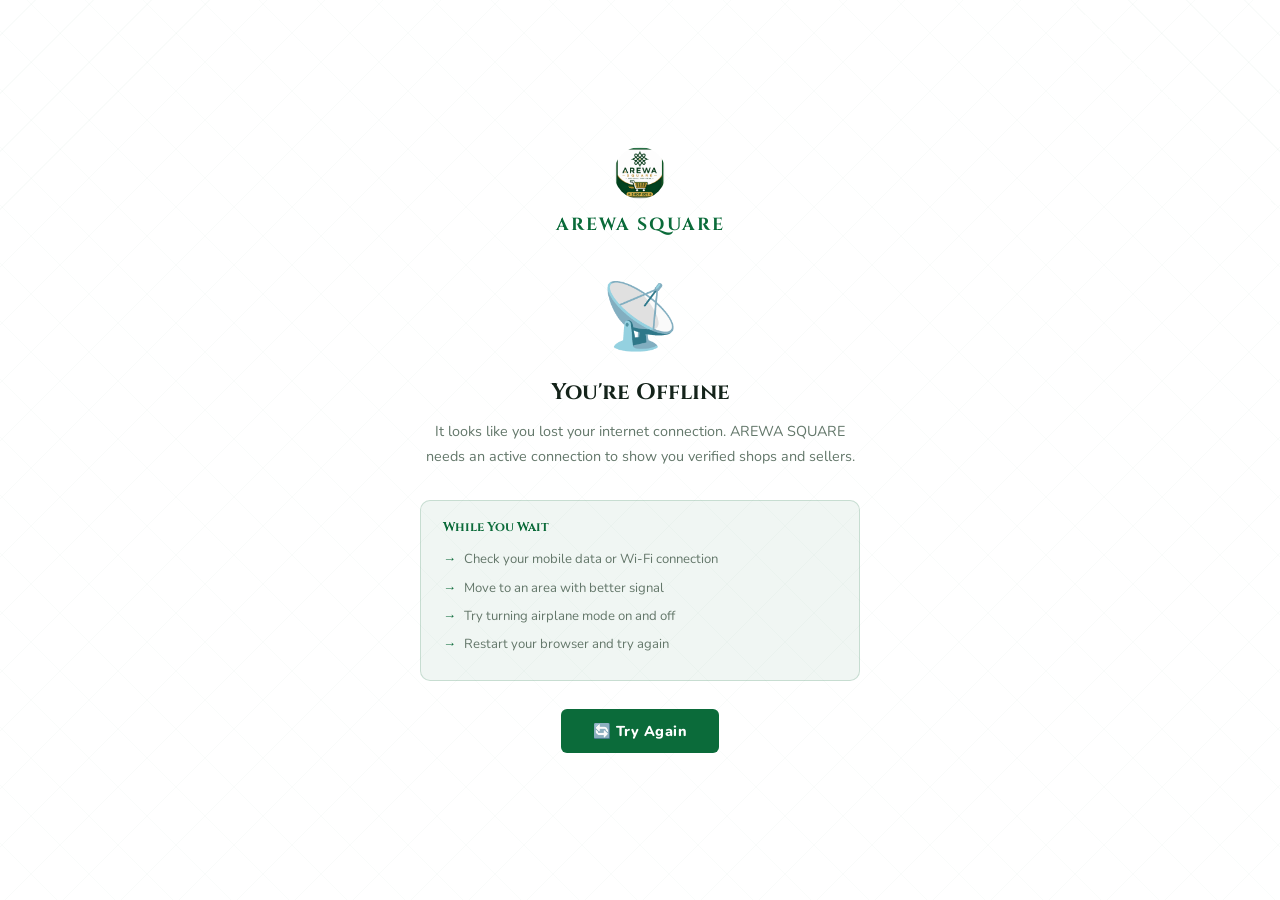
<file: offline.html>
<!DOCTYPE html>
<html lang="en">
<head>
  <meta charset="UTF-8"/>
  <meta name="viewport" content="width=device-width, initial-scale=1.0"/>
  <title>AREWA SQUARE — You're Offline</title>
  <link href="https://fonts.googleapis.com/css2?family=Cinzel:wght@400;700;900&family=Nunito:wght@400;600;700;800&display=swap" rel="stylesheet"/>
  <style>
    *,*::before,*::after{margin:0;padding:0;box-sizing:border-box;}
    :root{
      --green-deep:#FFFFFF;--gold:#0B6B3A;--gold-light:#128049;
      --white:#14231A;--white-dim:#63776A;--dark:#FFFFFF;
    }
    body{
      font-family:'Nunito',sans-serif;
      background:var(--green-deep);color:var(--white);
      min-height:100vh;display:flex;flex-direction:column;
      align-items:center;justify-content:center;
      text-align:center;padding:24px;overflow:hidden;
    }
    body::before{
      content:'';position:fixed;inset:0;
      background-image:
        repeating-linear-gradient(45deg,transparent,transparent 40px,rgba(11,107,58,0.025) 40px,rgba(11,107,58,0.025) 41px),
        repeating-linear-gradient(-45deg,transparent,transparent 40px,rgba(11,107,58,0.025) 40px,rgba(11,107,58,0.025) 41px);
      pointer-events:none;z-index:0;
    }
    .container{position:relative;z-index:1;max-width:440px;}

    .logo{margin-bottom:36px;}
    .logo img{height:52px;width:52px; border-radius:52px; :contain;}
    .logo-name{
      font-family:'Cinzel',serif;font-size:1.1rem;font-weight:700;
      color:var(--gold);letter-spacing:2px;display:block;margin-top:8px;
    }
   
    .wifi-icon{
      font-size:4rem;margin-bottom:16px;display:block;
      animation:pulse 2s ease-in-out infinite;
    }
    @keyframes pulse{0%,100%{opacity:1}50%{opacity:0.4}}

    h1{
      font-family:'Cinzel',serif;font-size:1.4rem;font-weight:700;
      color:var(--white);margin-bottom:12px;
    }
    p{
      font-size:0.9rem;color:var(--white-dim);
      line-height:1.7;margin-bottom:32px;
    }
    .tips{
      background:rgba(11,107,58,0.06);
      border:1px solid rgba(11,107,58,0.18);
      border-radius:10px;padding:18px 22px;
      margin-bottom:28px;text-align:left;
    }
    .tips h3{
      font-family:'Cinzel',serif;font-size:0.8rem;
      color:var(--gold);margin-bottom:12px;
    }
    .tips ul{list-style:none;padding:0;}
    .tips ul li{
      font-size:0.82rem;color:var(--white-dim);
      line-height:1.7;margin-bottom:6px;
      display:flex;align-items:center;gap:8px;
    }
    .tips ul li::before{content:'→';color:var(--gold);}

    .btn-retry{
      padding:12px 32px;background:var(--gold);color:var(--dark);
      border:none;border-radius:6px;font-family:'Nunito',sans-serif;
      font-size:0.9rem;font-weight:800;cursor:pointer;
      transition:all 0.3s;letter-spacing:0.5px;
    }
    .btn-retry:hover{background:var(--gold-light);transform:translateY(-1px);}
  </style>
</head>
<body>
  <div class="container">
    <div class="logo">
      <img src="./logo.png" alt="AREWA SQUARE" onerror="this.style.display='none'"/>
      <span class="logo-name">AREWA SQUARE</span>
    </div>

    <span class="wifi-icon">📡</span>
    <h1>You're Offline</h1>
    <p>It looks like you lost your internet connection. AREWA SQUARE needs an active connection to show you verified shops and sellers.</p>

    <div class="tips">
      <h3>While You Wait</h3>
      <ul>
        <li>Check your mobile data or Wi-Fi connection</li>
        <li>Move to an area with better signal</li>
        <li>Try turning airplane mode on and off</li>
        <li>Restart your browser and try again</li>
      </ul>
    </div>

    <button class="btn-retry" onclick="window.location.reload()">🔄 Try Again</button>
  </div>
</body>
</html>
</file>
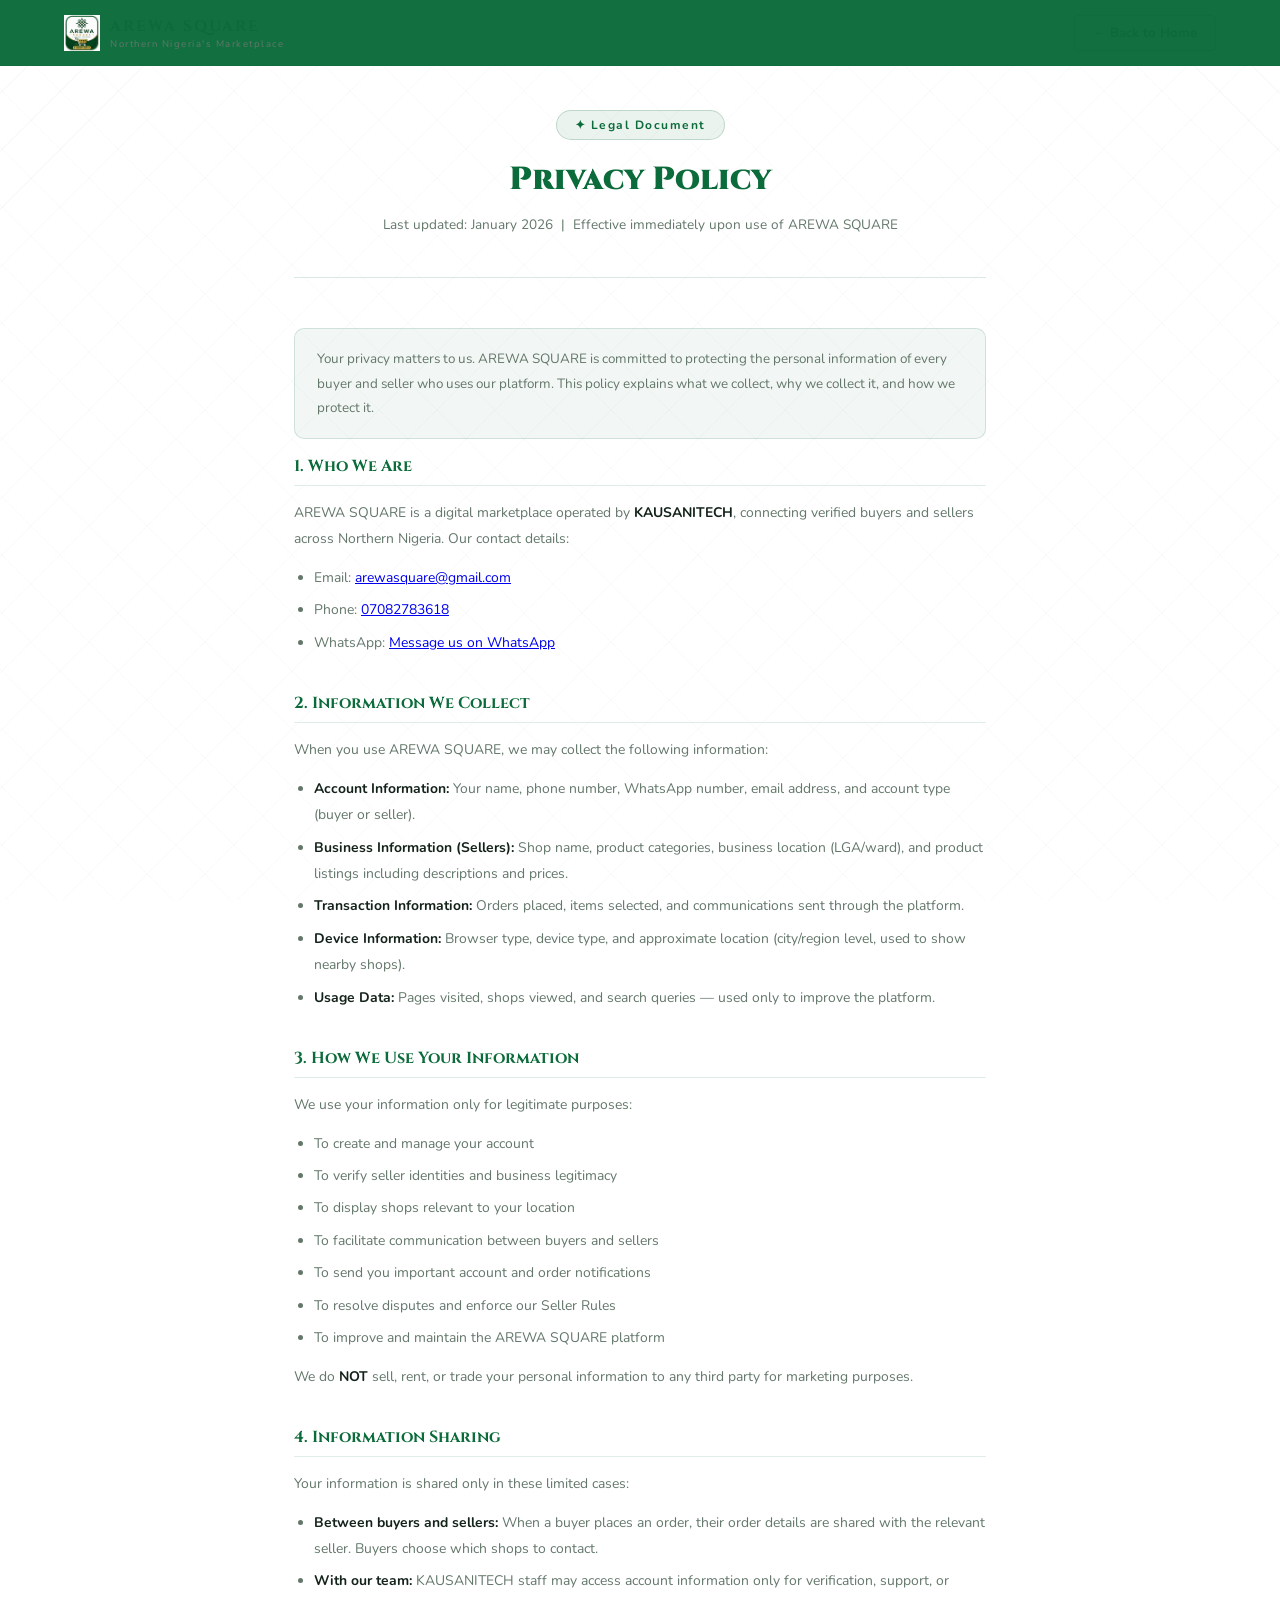
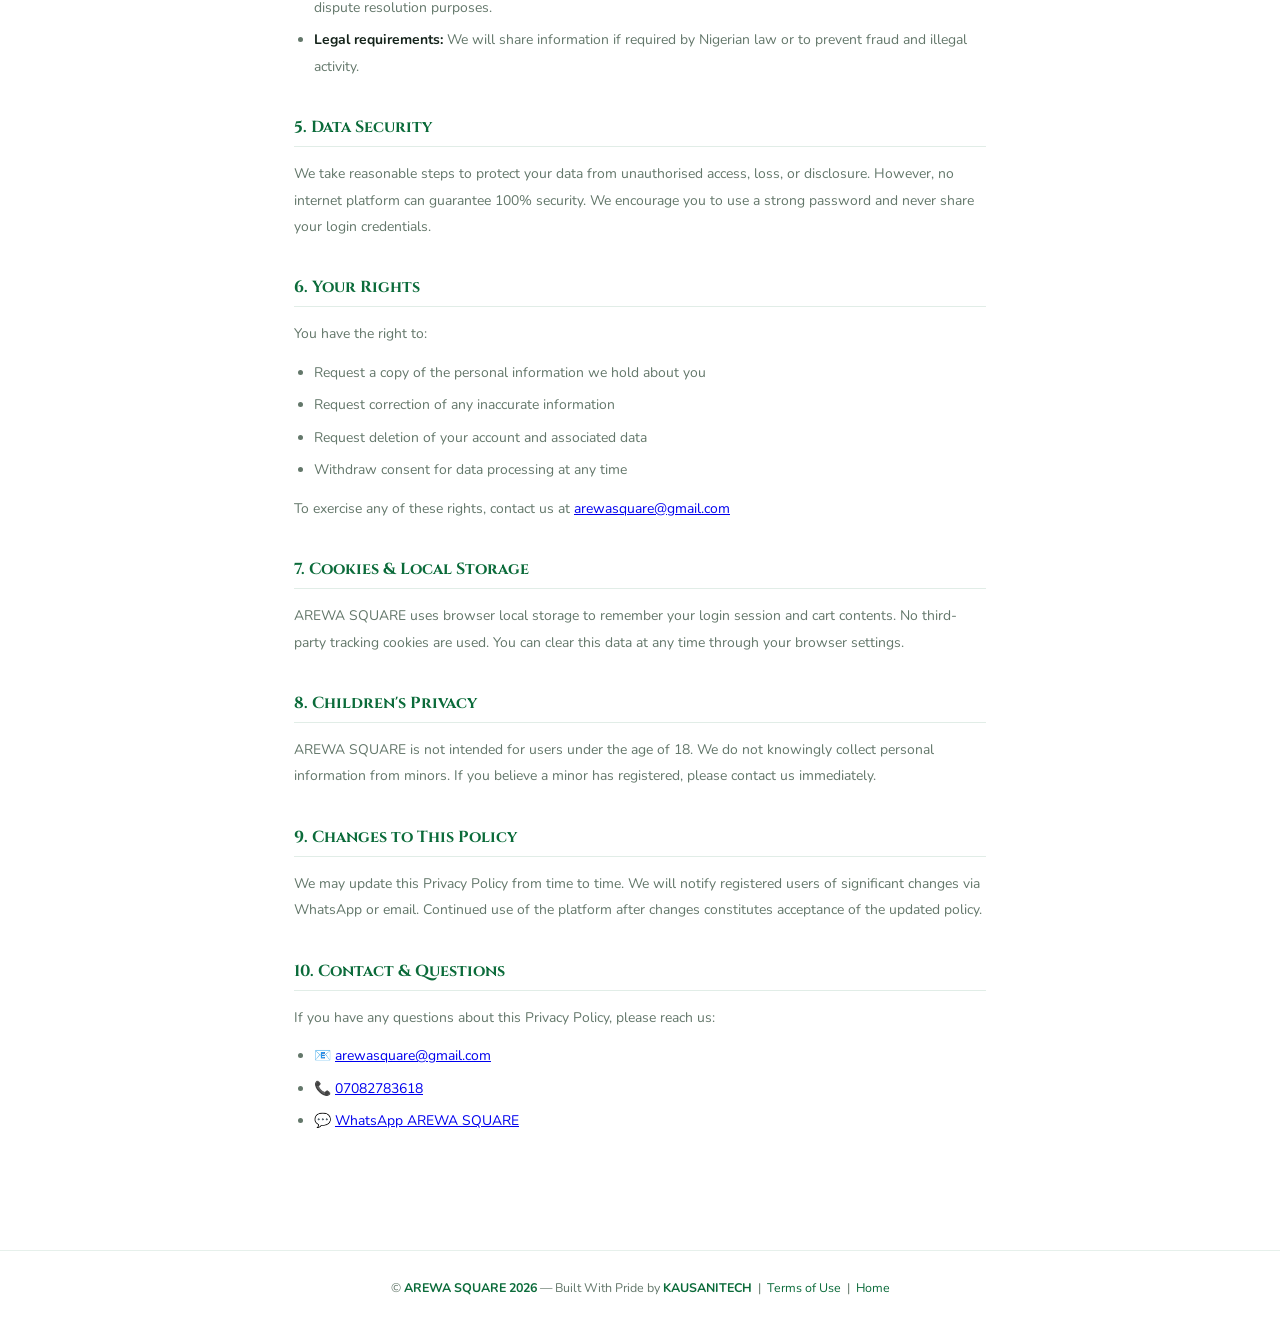
<file: privacy.html>
<!DOCTYPE html>
<html lang="en">
<head>
  <meta charset="UTF-8"/>
  <meta name="viewport" content="width=device-width, initial-scale=1.0"/>
  <title>Privacy Policy — AREWA SQUARE</title>
  <link href="https://fonts.googleapis.com/css2?family=Cinzel:wght@400;600;700&family=Nunito:wght@300;400;500;600;700&display=swap" rel="stylesheet"/>
  <style>
    *,*::before,*::after{margin:0;padding:0;box-sizing:border-box;}
    :root{
      --bg:#FFFFFF;--bg2:#F3F9F5;--green:#0B6B3A;--green-light:#E3F2E8;--gold:#0B6B3A;--gold-light:#128049;--gold-dim:#4C8A6C;--text:#14231A;--text-dim:#63776A;--border:rgba(11,107,58,0.15);
    }
    html{scroll-behavior:smooth;}
    body{font-family:'Nunito',sans-serif;background:#FFFFFF;color:#14231A;min-height:100vh;}
    body::before{content:'';position:fixed;inset:0;background-image:repeating-linear-gradient(45deg,transparent,transparent 40px,rgba(11,107,58,0.03) 40px,rgba(11,107,58,0.03) 41px),repeating-linear-gradient(-45deg,transparent,transparent 40px,rgba(11,107,58,0.03) 40px,rgba(11,107,58,0.03) 41px);pointer-events:none;z-index:0;}
    nav{position:fixed;top:0;left:0;right:0;z-index:100;display:flex;align-items:center;justify-content:space-between;padding:0 5%;height:66px;background:rgba(11,107,58,0.97);backdrop-filter:blur(12px);border-bottom:1px solid rgba(11,107,58,0.18);}
    .nav-logo{display:flex;align-items:center;gap:10px;text-decoration:none;}
    .nav-logo-text span:first-child{font-family:'Cinzel',serif;font-size:0.95rem;font-weight:700;color:#0B6B3A;letter-spacing:2px;}
    .nav-logo-text span:last-child{display:block;font-size:0.6rem;color:#63776A;letter-spacing:1.5px;}
    .nav-back{padding:8px 18px;border:1px solid rgba(11,107,58,0.3);border-radius:4px;color:#0B6B3A;font-family:'Nunito',sans-serif;font-size:0.82rem;font-weight:700;cursor:pointer;background:none;text-decoration:none;transition:all 0.3s;}
    .nav-back:hover{background:rgba(11,107,58,0.1);}
    main{position:relative;z-index:1;max-width:820px;margin:0 auto;padding:110px 5% 80px;}
    .page-hero{text-align:center;margin-bottom:50px;padding-bottom:40px;border-bottom:1px solid rgba(11,107,58,0.15);}
    .page-tag{display:inline-flex;align-items:center;gap:8px;background:rgba(11,107,58,0.08);border:1px solid rgba(11,107,58,0.2);border-radius:20px;padding:6px 18px;font-size:0.75rem;color:#0B6B3A;letter-spacing:1.5px;font-weight:700;margin-bottom:18px;}
    .page-hero h1{font-family:'Cinzel',serif;font-size:2rem;font-weight:900;color:#0B6B3A;margin-bottom:12px;text-shadow:none;}
    .page-hero p{font-size:0.85rem;color:#63776A;line-height:1.8;}
    .doc-section{margin-bottom:36px;}
    .doc-section h2{font-family:'Cinzel',serif;font-size:1rem;color:#0B6B3A;margin-bottom:14px;padding-bottom:8px;border-bottom:1px solid rgba(11,107,58,0.12);display:flex;align-items:center;gap:10px;}
    .doc-section p{font-size:0.87rem;color:#63776A;line-height:1.9;margin-bottom:12px;}
    .doc-section ul{padding-left:20px;margin-bottom:12px;}
    .doc-section ul li{font-size:0.87rem;color:#63776A;line-height:1.9;margin-bottom:6px;}
    .highlight-box{background:rgba(11,107,58,0.05);border:1px solid rgba(11,107,58,0.15);border-radius:10px;padding:18px 22px;margin-bottom:16px;}
    .highlight-box p{font-size:0.84rem;color:#63776A;line-height:1.8;margin:0;}
    footer{position:relative;z-index:1;text-align:center;padding:28px 5%;border-top:1px solid rgba(11,107,58,0.1);}
    footer p{font-size:0.78rem;color:#63776A;}
    footer span{color:#0B6B3A;font-weight:700;}
    footer a{color:#0B6B3A;text-decoration:none;}
  </style>
</head>
<body>

  <nav>
    <a href="./index.html" class="nav-logo">
      <img src="./logo.png" alt="" height="36" onerror="this.style.display='none'"/>
      <div class="nav-logo-text">
        <span>AREWA SQUARE</span>
        <span>Northern Nigeria's Marketplace</span>
      </div>
    </a>
    <a href="./index.html" class="nav-back">← Back to Home</a>
  </nav>

  <main>
    <div class="page-hero">
      <div class="page-tag">✦ Legal Document</div>
      <h1>Privacy Policy</h1>
      <p>Last updated: January 2026 &nbsp;|&nbsp; Effective immediately upon use of AREWA SQUARE</p>
    </div>

    <div class="highlight-box">
      <p>Your privacy matters to us. AREWA SQUARE is committed to protecting the personal information of every buyer and seller who uses our platform. This policy explains what we collect, why we collect it, and how we protect it.</p>
    </div>

    <div class="doc-section">
      <h2>1. Who We Are</h2>
      <p>AREWA SQUARE is a digital marketplace operated by <strong style="color:#14231A;">KAUSANITECH</strong>, connecting verified buyers and sellers across Northern Nigeria. Our contact details:</p>
      <ul>
        <li>Email: <a href="mailto:arewasquare@gmail.com">arewasquare@gmail.com</a></li>
        <li>Phone: <a href="tel:+2347082783618">07082783618</a></li>
        <li>WhatsApp: <a href="https://wa.me/message/B5NOLBZXJZ6HA1" target="_blank">Message us on WhatsApp</a></li>
      </ul>
    </div>

    <div class="doc-section">
      <h2>2. Information We Collect</h2>
      <p>When you use AREWA SQUARE, we may collect the following information:</p>
      <ul>
        <li><strong style="color:#14231A;">Account Information:</strong> Your name, phone number, WhatsApp number, email address, and account type (buyer or seller).</li>
        <li><strong style="color:#14231A;">Business Information (Sellers):</strong> Shop name, product categories, business location (LGA/ward), and product listings including descriptions and prices.</li>
        <li><strong style="color:#14231A;">Transaction Information:</strong> Orders placed, items selected, and communications sent through the platform.</li>
        <li><strong style="color:#14231A;">Device Information:</strong> Browser type, device type, and approximate location (city/region level, used to show nearby shops).</li>
        <li><strong style="color:#14231A;">Usage Data:</strong> Pages visited, shops viewed, and search queries — used only to improve the platform.</li>
      </ul>
    </div>

    <div class="doc-section">
      <h2>3. How We Use Your Information</h2>
      <p>We use your information only for legitimate purposes:</p>
      <ul>
        <li>To create and manage your account</li>
        <li>To verify seller identities and business legitimacy</li>
        <li>To display shops relevant to your location</li>
        <li>To facilitate communication between buyers and sellers</li>
        <li>To send you important account and order notifications</li>
        <li>To resolve disputes and enforce our Seller Rules</li>
        <li>To improve and maintain the AREWA SQUARE platform</li>
      </ul>
      <p>We do <strong style="color:#14231A;">NOT</strong> sell, rent, or trade your personal information to any third party for marketing purposes.</p>
    </div>

    <div class="doc-section">
      <h2>4. Information Sharing</h2>
      <p>Your information is shared only in these limited cases:</p>
      <ul>
        <li><strong style="color:#14231A;">Between buyers and sellers:</strong> When a buyer places an order, their order details are shared with the relevant seller. Buyers choose which shops to contact.</li>
        <li><strong style="color:#14231A;">With our team:</strong> KAUSANITECH staff may access account information only for verification, support, or dispute resolution purposes.</li>
        <li><strong style="color:#14231A;">Legal requirements:</strong> We will share information if required by Nigerian law or to prevent fraud and illegal activity.</li>
      </ul>
    </div>

    <div class="doc-section">
      <h2>5. Data Security</h2>
      <p>We take reasonable steps to protect your data from unauthorised access, loss, or disclosure. However, no internet platform can guarantee 100% security. We encourage you to use a strong password and never share your login credentials.</p>
    </div>

    <div class="doc-section">
      <h2>6. Your Rights</h2>
      <p>You have the right to:</p>
      <ul>
        <li>Request a copy of the personal information we hold about you</li>
        <li>Request correction of any inaccurate information</li>
        <li>Request deletion of your account and associated data</li>
        <li>Withdraw consent for data processing at any time</li>
      </ul>
      <p>To exercise any of these rights, contact us at <a href="mailto:arewasquare@gmail.com">arewasquare@gmail.com</a></p>
    </div>

    <div class="doc-section">
      <h2>7. Cookies & Local Storage</h2>
      <p>AREWA SQUARE uses browser local storage to remember your login session and cart contents. No third-party tracking cookies are used. You can clear this data at any time through your browser settings.</p>
    </div>

    <div class="doc-section">
      <h2>8. Children's Privacy</h2>
      <p>AREWA SQUARE is not intended for users under the age of 18. We do not knowingly collect personal information from minors. If you believe a minor has registered, please contact us immediately.</p>
    </div>

    <div class="doc-section">
      <h2>9. Changes to This Policy</h2>
      <p>We may update this Privacy Policy from time to time. We will notify registered users of significant changes via WhatsApp or email. Continued use of the platform after changes constitutes acceptance of the updated policy.</p>
    </div>

    <div class="doc-section">
      <h2>10. Contact & Questions</h2>
      <p>If you have any questions about this Privacy Policy, please reach us:</p>
      <ul>
        <li>📧 <a href="mailto:arewasquare@gmail.com">arewasquare@gmail.com</a></li>
        <li>📞 <a href="tel:+2347082783618">07082783618</a></li>
        <li>💬 <a href="https://wa.me/message/B5NOLBZXJZ6HA1" target="_blank">WhatsApp AREWA SQUARE</a></li>
      </ul>
    </div>
  </main>

  <footer>
    <p>© <span>AREWA SQUARE 2026</span> — Built With Pride by <span>KAUSANITECH</span> &nbsp;|&nbsp; <a href="./terms.html">Terms of Use</a> &nbsp;|&nbsp; <a href="./index.html">Home</a></p>
  </footer>

</body>
</html>
</file>
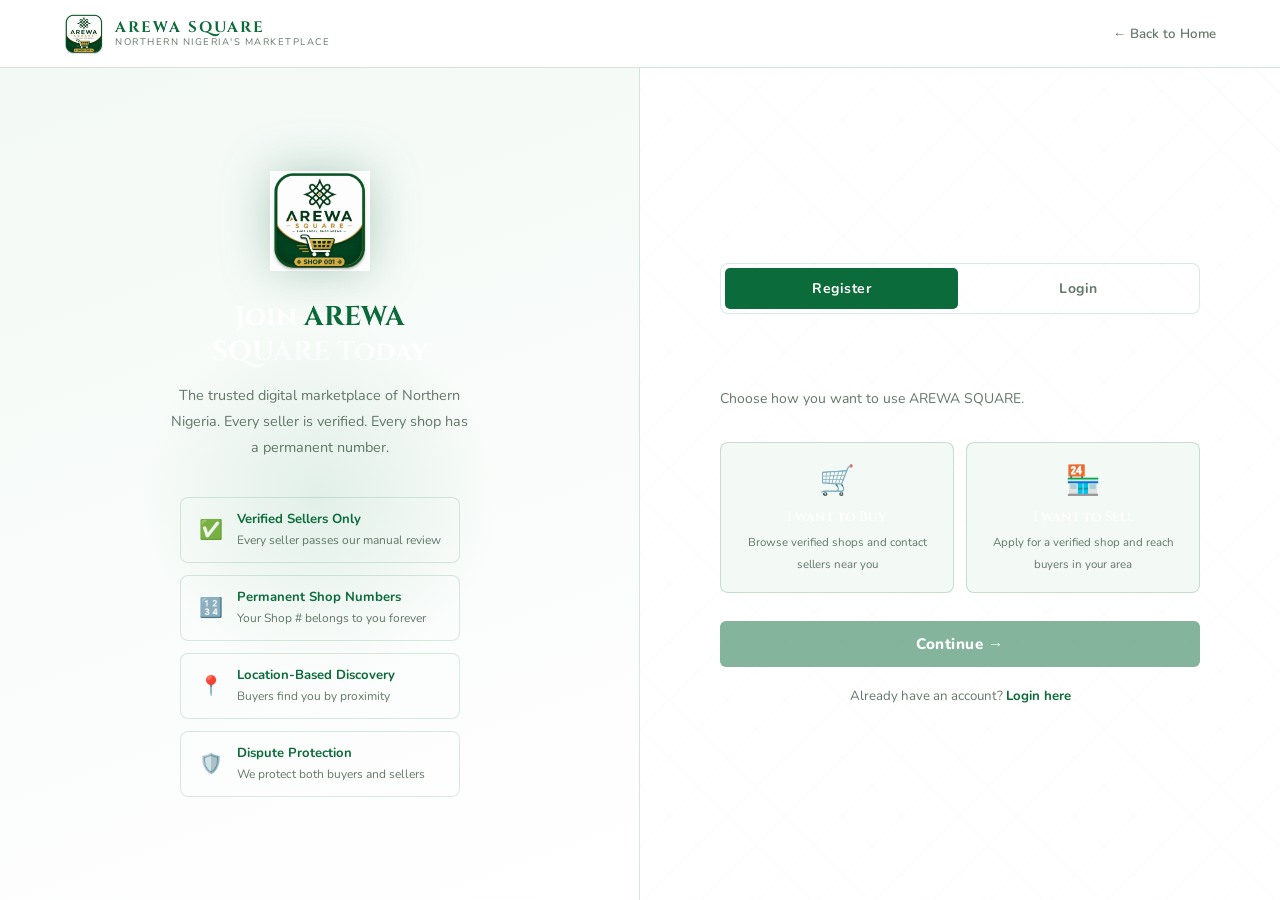
<file: seller-dashboard.html>
<!DOCTYPE html>
<html lang="en">
<head>
  <meta charset="UTF-8"/>
  <meta name="viewport" content="width=device-width, initial-scale=1.0"/>
  <title>AREWA SQUARE — Seller Dashboard</title>
  <link href="https://fonts.googleapis.com/css2?family=Cinzel:wght@400;600;700&family=Nunito:wght@300;400;500;600;700;800&display=swap" rel="stylesheet"/>
  <style>
    *, *::before, *::after { margin: 0; padding: 0; box-sizing: border-box; }
        :root {
      --green-deep:  #FFFFFF;
      --green-mid:   #F3F9F5;
      --green-light: #E3F2E8;
      --gold:        #0B6B3A;
      --gold-light:  #128049;
      --gold-dim:    #4C8A6C;
      --emerald:     #D9A400;
      --emerald-dim: #B8860B;
      --white:       #FFFFFF;
      --white-dim:   #63776A;
      --dark:        #FFFFFF;
      --sidebar-w:   240px;
      --card-bg:     #FFFFFF;
      --border:      rgba(11,107,58,0.15);
      --bg:          #FFFFFF;
      --bg2:         #F3F9F5;
    }
    body { font-family:'Nunito',sans-serif; background:var(--green-deep); color:var(--white); min-height:100vh; display:flex; }
    body::before {
      content:''; position:fixed; inset:0;
      background-image: repeating-linear-gradient(45deg,transparent,transparent 50px,rgba(11,107,58,0.02) 50px,rgba(11,107,58,0.02) 51px),repeating-linear-gradient(-45deg,transparent,transparent 50px,rgba(11,107,58,0.02) 50px,rgba(11,107,58,0.02) 51px);
      pointer-events:none; z-index:0;
    }

    /* SIDEBAR */
    .sidebar { position:fixed; top:0; left:0; width:var(--sidebar-w); height:100vh; background:rgba(255,255,255,0.97); border-right:1px solid var(--border); display:flex; flex-direction:column; z-index:100; transition:transform 0.3s; }
    .sidebar-logo { padding:22px 20px; border-bottom:1px solid var(--border); display:flex; align-items:center; gap:10px; text-decoration:none; }
    .sidebar-logo img { width:36px; height:36px; object-fit:contain; }
    .sidebar-logo-text span:first-child { display:block; font-family:'Cinzel',serif; font-size:0.85rem; font-weight:700; color:var(--gold); letter-spacing:1.5px; }
    .sidebar-logo-text span:last-child { display:block; font-size:0.58rem; color:var(--white-dim); letter-spacing:1px; text-transform:uppercase; }

    .shop-badge {
      margin:16px; padding:14px;
      background:rgba(11,107,58,0.08); border:1px solid rgba(11,107,58,0.2); border-radius:8px;
    }
    .shop-num-display {
      font-family:'Cinzel',serif; font-size:1.3rem; font-weight:700;
      color:var(--gold); display:block; margin-bottom:4px;
    }
    .shop-name-display { font-size:0.82rem; font-weight:700; color:var(--white); display:block; margin-bottom:4px; }
    .verified-tag { display:inline-flex; align-items:center; gap:5px; font-size:0.7rem; color:var(--emerald); font-weight:700; }

    .sidebar-nav { flex:1; padding:8px 0; overflow-y:auto; }
    .nav-section-label { padding:10px 20px 4px; font-size:0.62rem; font-weight:700; color:var(--gold-dim); letter-spacing:2px; text-transform:uppercase; }
    .nav-item { display:flex; align-items:center; gap:12px; padding:11px 20px; cursor:pointer; transition:all 0.25s; border-left:2px solid transparent; color:var(--white-dim); font-size:0.85rem; font-weight:600; text-decoration:none; }
    .nav-item:hover { background:rgba(11,107,58,0.07); color:var(--white); border-left-color:var(--gold-dim); }
    .nav-item.active { background:rgba(11,107,58,0.1); color:var(--gold); border-left-color:var(--gold); }
    .nav-item .nav-icon { font-size:1rem; min-width:20px; text-align:center; }

    .sidebar-footer { padding:16px 20px; border-top:1px solid var(--border); }
    .logout-btn { display:flex; align-items:center; gap:10px; color:var(--white-dim); font-size:0.83rem; font-weight:600; cursor:pointer; transition:color 0.3s; background:none; border:none; font-family:'Nunito',sans-serif; padding:0; }
    .logout-btn:hover { color:#e74c3c; }

    /* MAIN */
    .main { margin-left:var(--sidebar-w); flex:1; min-height:100vh; position:relative; z-index:1; }

    .topbar { position:sticky; top:0; z-index:50; background:rgba(255,255,255,0.95); backdrop-filter:blur(12px); border-bottom:1px solid var(--border); padding:0 32px; height:64px; display:flex; align-items:center; justify-content:space-between; }
    .topbar-left h1 { font-family:'Cinzel',serif; font-size:1.1rem; font-weight:700; color:var(--white); }
    .topbar-left p { font-size:0.75rem; color:var(--white-dim); margin-top:2px; }
    .topbar-right { display:flex; align-items:center; gap:12px; }
    .topbar-btn { width:36px; height:36px; border-radius:6px; background:var(--card-bg); border:1px solid var(--border); display:flex; align-items:center; justify-content:center; cursor:pointer; font-size:1rem; transition:all 0.3s; color:var(--white-dim); }
    .topbar-btn:hover { border-color:var(--gold); color:var(--gold); }
    .btn-add-product { padding:8px 18px; background:var(--gold); color:var(--dark); border:none; border-radius:5px; font-family:'Nunito',sans-serif; font-size:0.82rem; font-weight:800; cursor:pointer; transition:all 0.3s; }
    .btn-add-product:hover { background:var(--gold-light); }
    .hamburger-btn { display:none; width:36px; height:36px; background:none; border:none; cursor:pointer; flex-direction:column; gap:5px; align-items:center; justify-content:center; }
    .hamburger-btn span { display:block; width:20px; height:2px; background:var(--gold); border-radius:2px; }

    /* Page sections */
    .page-section { display:none; padding:28px 32px; animation:fadeUp 0.4s ease both; }
    .page-section.active { display:block; }
    @keyframes fadeUp { from{opacity:0;transform:translateY(12px)} to{opacity:1;transform:translateY(0)} }

    /* Cards / Stats */
    .stats-row { display:grid; grid-template-columns:repeat(4,1fr); gap:16px; margin-bottom:28px; }
    .stat-card { background:var(--card-bg); border:1px solid var(--border); border-radius:10px; padding:20px; transition:all 0.3s; }
    .stat-card:hover { border-color:var(--gold-dim); transform:translateY(-2px); }
    .stat-top { display:flex; align-items:center; justify-content:space-between; margin-bottom:12px; }
    .stat-icon-box { width:40px; height:40px; border-radius:7px; background:rgba(11,107,58,0.1); border:1px solid rgba(11,107,58,0.2); display:flex; align-items:center; justify-content:center; font-size:1.1rem; }
    .stat-trend { font-size:0.72rem; font-weight:700; color:var(--emerald); }
    .stat-num { font-family:'Cinzel',serif; font-size:1.6rem; font-weight:700; color:var(--white); display:block; }
    .stat-lbl { font-size:0.73rem; color:var(--white-dim); margin-top:2px; }

    .section-heading { display:flex; align-items:center; justify-content:space-between; margin-bottom:18px; }
    .section-heading h3 { font-family:'Cinzel',serif; font-size:1rem; font-weight:600; color:var(--white); }
    .see-all { font-size:0.78rem; color:var(--gold); cursor:pointer; font-weight:700; }
    .see-all:hover { color:var(--gold-light); }

    /* Activity feed */
    .activity-feed { display:flex; flex-direction:column; gap:10px; }
    .activity-item { background:var(--card-bg); border:1px solid var(--border); border-radius:8px; padding:14px 16px; display:flex; align-items:center; gap:14px; }
    .act-icon { width:36px; height:36px; border-radius:7px; background:rgba(11,107,58,0.1); display:flex; align-items:center; justify-content:center; font-size:1rem; flex-shrink:0; }
    .act-text p { font-size:0.83rem; color:var(--white); font-weight:600; }
    .act-text span { font-size:0.72rem; color:var(--white-dim); }

    /* Form elements */
    .form-card { background:var(--card-bg); border:1px solid var(--border); border-radius:12px; padding:28px; }
    .form-grid { display:grid; grid-template-columns:1fr 1fr; gap:18px; }
    .form-group { display:flex; flex-direction:column; gap:6px; }
    .form-group.full { grid-column:1/-1; }
    label { font-size:0.75rem; font-weight:700; color:var(--white-dim); letter-spacing:0.5px; text-transform:uppercase; }
    input[type="text"], input[type="email"], input[type="tel"], input[type="number"], select, textarea {
      padding:11px 14px; background:rgba(255,255,255,0.05); border:1px solid rgba(11,107,58,0.2);
      border-radius:6px; color:var(--white); font-family:'Nunito',sans-serif; font-size:0.875rem;
      outline:none; transition:border-color 0.3s; appearance:none; width:100%;
    }
    input:focus, select:focus, textarea:focus { border-color:var(--gold); box-shadow:0 0 0 3px rgba(11,107,58,0.08); }
    input::placeholder, textarea::placeholder { color:rgba(99,119,106,0.35); }
    select option { background:var(--green-deep); }
    textarea { resize:vertical; min-height:90px; }

    .readonly-field {
      padding:11px 14px; background:rgba(11,107,58,0.05);
      border:1px solid rgba(11,107,58,0.15); border-radius:6px;
      font-family:'Cinzel',serif; font-size:0.9rem; color:var(--gold);
      font-weight:700; letter-spacing:1px;
    }

    .btn-primary { padding:11px 28px; background:var(--gold); color:var(--dark); border:none; border-radius:6px; font-family:'Nunito',sans-serif; font-size:0.875rem; font-weight:800; cursor:pointer; transition:all 0.3s; }
    .btn-primary:hover { background:var(--gold-light); transform:translateY(-1px); }
    .btn-secondary { padding:11px 24px; background:transparent; border:1px solid rgba(255,255,255,0.12); border-radius:6px; color:var(--white-dim); font-family:'Nunito',sans-serif; font-size:0.875rem; font-weight:700; cursor:pointer; transition:all 0.3s; }
    .btn-secondary:hover { border-color:var(--gold-dim); color:var(--gold); }
    .btn-danger { padding:11px 24px; background:transparent; border:1px solid rgba(231,76,60,0.3); border-radius:6px; color:#e74c3c; font-family:'Nunito',sans-serif; font-size:0.875rem; font-weight:700; cursor:pointer; transition:all 0.3s; }
    .btn-danger:hover { background:rgba(231,76,60,0.1); }

    /* Products table */
    .products-table { width:100%; border-collapse:collapse; }
    .products-table th { text-align:left; padding:12px 16px; font-size:0.72rem; font-weight:700; color:var(--gold-dim); text-transform:uppercase; letter-spacing:1px; border-bottom:1px solid var(--border); }
    .products-table td { padding:14px 16px; border-bottom:1px solid rgba(255,255,255,0.04); font-size:0.83rem; color:var(--white-dim); vertical-align:middle; }
    .products-table tr:hover td { background:rgba(11,107,58,0.03); }
    .product-thumb { width:40px; height:40px; border-radius:6px; background:linear-gradient(135deg,var(--green-mid),var(--green-light)); display:flex; align-items:center; justify-content:center; font-size:1.2rem; }
    .action-btns { display:flex; gap:8px; }
    .btn-edit { padding:5px 14px; background:transparent; border:1px solid var(--gold-dim); border-radius:4px; color:var(--gold); font-family:'Nunito',sans-serif; font-size:0.72rem; font-weight:700; cursor:pointer; transition:all 0.3s; }
    .btn-edit:hover { background:rgba(11,107,58,0.1); }
    .btn-del { padding:5px 14px; background:transparent; border:1px solid rgba(231,76,60,0.3); border-radius:4px; color:#e74c3c; font-family:'Nunito',sans-serif; font-size:0.72rem; font-weight:700; cursor:pointer; transition:all 0.3s; }
    .btn-del:hover { background:rgba(231,76,60,0.1); }

    /* File upload */
    .file-upload { border:1.5px dashed rgba(11,107,58,0.25); border-radius:8px; padding:20px; text-align:center; cursor:pointer; transition:all 0.3s; background:rgba(255,255,255,0.03); }
    .file-upload:hover { border-color:var(--gold-dim); }
    .file-upload input { display:none; }

    /* Analytics bars */
    .analytics-card { background:var(--card-bg); border:1px solid var(--border); border-radius:10px; padding:22px; margin-bottom:16px; }
    .analytics-card h4 { font-family:'Cinzel',serif; font-size:0.85rem; color:var(--gold); margin-bottom:16px; }
    .bar-row { display:flex; align-items:center; gap:12px; margin-bottom:12px; }
    .bar-label { font-size:0.75rem; color:var(--white-dim); width:80px; flex-shrink:0; }
    .bar-track { flex:1; height:8px; background:rgba(255,255,255,0.06); border-radius:4px; overflow:hidden; }
    .bar-fill { height:100%; border-radius:4px; background:linear-gradient(90deg,var(--gold-dim),var(--gold)); transition:width 1s ease; }
    .bar-val { font-size:0.75rem; color:var(--gold); font-weight:700; width:36px; text-align:right; flex-shrink:0; }

    /* Contact log */
    .contact-table { width:100%; border-collapse:collapse; }
    .contact-table th { text-align:left; padding:10px 14px; font-size:0.7rem; font-weight:700; color:var(--gold-dim); text-transform:uppercase; letter-spacing:1px; border-bottom:1px solid var(--border); }
    .contact-table td { padding:12px 14px; border-bottom:1px solid rgba(255,255,255,0.04); font-size:0.8rem; color:var(--white-dim); }
    .type-badge { display:inline-block; padding:3px 10px; border-radius:12px; font-size:0.68rem; font-weight:700; }
    .type-badge.call { background:rgba(18,128,73,0.1); color:var(--emerald); border:1px solid rgba(18,128,73,0.2); }
    .type-badge.whatsapp { background:rgba(37,211,102,0.1); color:#25D366; border:1px solid rgba(37,211,102,0.2); }
    .type-badge.saved { background:rgba(11,107,58,0.1); color:var(--gold); border:1px solid rgba(11,107,58,0.2); }

    /* Add product modal */
    .modal-overlay { display:none; position:fixed; inset:0; background:rgba(16,40,28,0.65); z-index:999; align-items:center; justify-content:center; padding:20px; }
    .modal-overlay.open { display:flex; }
    .modal { background:var(--green-deep); border:1px solid var(--border); border-radius:12px; width:100%; max-width:500px; max-height:85vh; overflow-y:auto; animation:fadeUp 0.3s ease both; }
    .modal-header { padding:20px 24px; border-bottom:1px solid var(--border); display:flex; align-items:center; justify-content:space-between; }
    .modal-header h3 { font-family:'Cinzel',serif; font-size:1rem; color:var(--white); }
    .modal-close { background:none; border:none; color:var(--white-dim); font-size:1.2rem; cursor:pointer; }
    .modal-close:hover { color:var(--gold); }
    .modal-body { padding:24px; }

    /* Responsive */
    @media (max-width:900px) {
      .sidebar { transform:translateX(-100%); }
      .sidebar.open { transform:translateX(0); }
      .main { margin-left:0; }
      .hamburger-btn { display:flex; }
      .stats-row { grid-template-columns:1fr 1fr; }
    }
    @media (max-width:520px) {
      .stats-row { grid-template-columns:1fr; }
      .page-section { padding:18px 16px; }
      .topbar { padding:0 16px; }
      .form-grid { grid-template-columns:1fr; }
    }

    /* Orders section styles */
    @keyframes pulse { 0%,100%{opacity:1} 50%{opacity:0.5} }
    .order-card {
      background: var(--card-bg); border: 1px solid var(--border);
      border-radius: 10px; padding: 20px 22px; margin-bottom: 14px;
      transition: all 0.3s;
    }
    .order-card:hover { border-color: var(--gold-dim); }
    .order-card.new-order { border-color: rgba(18,128,73,0.4); background: rgba(18,128,73,0.04); }
    .order-header-row {
      display: flex; align-items: center; justify-content: space-between;
      margin-bottom: 12px; flex-wrap: wrap; gap: 8px;
    }
    .order-id { font-family: 'Cinzel', serif; font-size: 0.85rem; color: var(--gold); font-weight: 700; }
    .order-time { font-size: 0.72rem; color: var(--white-dim); }
    .order-status {
      display: inline-flex; align-items: center; gap: 5px;
      padding: 4px 12px; border-radius: 12px; font-size: 0.7rem; font-weight: 700;
    }
    .order-status.new { background: rgba(18,128,73,0.12); border: 1px solid rgba(18,128,73,0.3); color: var(--emerald); }
    .order-status.confirmed { background: rgba(11,107,58,0.12); border: 1px solid rgba(11,107,58,0.3); color: var(--gold); }
    .order-status.completed { background: rgba(255,255,255,0.05); border: 1px solid rgba(255,255,255,0.1); color: var(--white-dim); }
    .order-items-list { margin-bottom: 12px; }
    .order-item-row {
      display: flex; justify-content: space-between; align-items: center;
      padding: 6px 0; border-bottom: 1px solid rgba(255,255,255,0.04); font-size: 0.82rem;
    }
    .order-item-row:last-child { border-bottom: none; }
    .order-item-row span:first-child { color: var(--white-dim); }
    .order-item-row span:last-child { color: var(--white); font-weight: 600; }
    .order-total-row {
      display: flex; justify-content: space-between; align-items: center;
      padding-top: 10px; border-top: 1px solid rgba(11,107,58,0.15);
      font-size: 0.9rem; font-weight: 800;
    }
    .order-total-row span:first-child { color: var(--white); }
    .order-total-row span:last-child { color: var(--gold); font-family: 'Cinzel', serif; font-size: 1rem; }
    .order-actions { display: flex; gap: 8px; margin-top: 14px; flex-wrap: wrap; }
    .btn-confirm-order {
      flex: 1; padding: 9px 14px; background: rgba(18,128,73,0.1);
      border: 1px solid var(--emerald); border-radius: 6px;
      color: var(--emerald); font-family: 'Nunito', sans-serif;
      font-size: 0.8rem; font-weight: 700; cursor: pointer; transition: all 0.3s;
      min-width: 120px;
    }
    .btn-confirm-order:hover { background: var(--emerald); color: var(--dark); }
    .btn-reply-wa {
      flex: 1; padding: 9px 14px; background: rgba(37,211,102,0.1);
      border: 1px solid #25D366; border-radius: 6px;
      color: #25D366; font-family: 'Nunito', sans-serif;
      font-size: 0.8rem; font-weight: 700; cursor: pointer; transition: all 0.3s;
      min-width: 120px;
    }
    .btn-reply-wa:hover { background: #25D366; color: var(--dark); }
    .no-orders {
      text-align: center; padding: 60px 20px; color: var(--white-dim);
    }
    .no-orders span { font-size: 3rem; display: block; margin-bottom: 14px; }
    .no-orders p { font-size: 0.85rem; }
  </style>
<link rel="manifest" href="./manifest.json"/>
<meta name="theme-color" content="#0B6B3A"/>
</head>
<body>

  <!-- SIDEBAR -->
  <aside class="sidebar" id="sidebar">
    <a href="index.html" class="sidebar-logo">
      <img src="./logo.png" alt="Logo" onerror="this.style.display='none'"/>
      <div class="sidebar-logo-text">
        <span>AREWA SQUARE</span>
        <span>Seller Portal</span>
      </div>
    </a>

    <div class="shop-badge">
      <span class="shop-num-display" id="sidebar-shop-num">--</span>
      <span class="shop-name-display" id="sidebar-shop-name">Loading…</span>
      <span class="verified-tag" id="sidebar-verified-tag">⏳ Loading…</span>
    </div>

    <nav class="sidebar-nav">
      <div class="nav-section-label">My Business</div>
      <a class="nav-item" onclick="showSection('dashboard')"><span class="nav-icon">📊</span> Dashboard</a>
      <a class="nav-item" onclick="showSection('my-shop')"><span class="nav-icon">🏪</span> My Shop</a>
      <a class="nav-item" onclick="showSection('products')"><span class="nav-icon">📦</span> My Products</a>
      <a class="nav-item" onclick="showSection('orders')"><span class="nav-icon">🛒</span> Orders <span id="orders-badge" style="display:none;margin-left:auto;background:#e74c3c;color:#fff;font-size:0.6rem;font-weight:800;padding:2px 7px;border-radius:10px;animation:pulse 1.5s infinite;"></span></a>
      <a class="nav-item" onclick="showSection('analytics')"><span class="nav-icon">📈</span> Analytics</a>
      <a class="nav-item" onclick="showSection('contacts')"><span class="nav-icon">📞</span> Contact Requests</a>
      <div class="nav-section-label" style="margin-top:12px;">Account</div>
      <a class="nav-item" onclick="showSection('settings')"><span class="nav-icon">⚙️</span> Settings</a>
    </nav>

    <div class="sidebar-footer">
      <button class="logout-btn" onclick="window.location.href='auth.html'">🚪 Logout</button>
      <div style="margin-top:14px;padding-top:14px;border-top:1px solid rgba(11,107,58,0.1);">
        <p style="font-size:0.65rem;color:var(--white-dim);margin-bottom:6px;font-weight:700;letter-spacing:1px;text-transform:uppercase;">Need Help?</p>
        <a href="mailto:support@arewasquare.com" style="display:flex;align-items:center;gap:6px;font-size:0.68rem;color:var(--white-dim);text-decoration:none;margin-bottom:5px;" title="Email Support">✉️ support@arewasquare.com</a>
        <a href="tel:+2347082783618" style="display:flex;align-items:center;gap:6px;font-size:0.68rem;color:var(--white-dim);text-decoration:none;margin-bottom:5px;" title="Call Us">📞 07082783618</a>
        <a href="https://wa.me/message/B5NOLBZXJZ6HA1" target="_blank" style="display:flex;align-items:center;gap:6px;font-size:0.68rem;color:#25D366;text-decoration:none;font-weight:700;" title="WhatsApp">💬 Message on WhatsApp</a>
      </div>
    </div>
  </aside>

  <!-- MAIN -->
  <main class="main">
    <div class="topbar">
      <div style="display:flex;align-items:center;gap:12px;">
        <button class="hamburger-btn" onclick="document.getElementById('sidebar').classList.toggle('open')">
          <span></span><span></span><span></span>
        </button>
        <div class="topbar-left">
          <h1 id="page-title">Seller Dashboard</h1>
          <p id="page-sub">Loading your shop…</p>
        </div>
      </div>
      <div class="topbar-right">
        <button class="topbar-btn">🔔</button>
        <button class="btn-add-product" onclick="openProductModal(null)">+ Add Product</button>
      </div>
    </div>

    <!-- ══ DASHBOARD HOME ══ -->
    <section class="page-section active" id="sec-dashboard">
      <div class="stats-row">
        <div class="stat-card">
          <div class="stat-top"><div class="stat-icon-box">👁️</div><span class="stat-trend">All Time</span></div>
          <span class="stat-num" id="dash-total-views">0</span><span class="stat-lbl">Total Shop Views</span>
        </div>
        <div class="stat-card">
          <div class="stat-top"><div class="stat-icon-box">📞</div><span class="stat-trend">All Time</span></div>
          <span class="stat-num" id="dash-contact-clicks">0</span><span class="stat-lbl">Contact Requests</span>
        </div>
        <div class="stat-card">
          <div class="stat-top"><div class="stat-icon-box">📦</div><span class="stat-trend">Active</span></div>
          <span class="stat-num" id="dash-total-products">0</span><span class="stat-lbl">Total Products</span>
        </div>
        <div class="stat-card">
          <div class="stat-top"><div class="stat-icon-box">💾</div><span class="stat-trend">All Time</span></div>
          <span class="stat-num" id="dash-saved-count">0</span><span class="stat-lbl">Shop Saves</span>
        </div>
      </div>

      <!-- Quick actions -->
      <div style="display:grid;grid-template-columns:repeat(3,1fr);gap:14px;margin-bottom:28px;">
        <button onclick="openProductModal(null)" style="background:rgba(11,107,58,0.08);border:1px solid rgba(11,107,58,0.2);border-radius:8px;padding:16px;cursor:pointer;color:var(--white);font-family:'Nunito',sans-serif;font-size:0.82rem;font-weight:700;transition:all 0.3s;display:flex;align-items:center;gap:10px;" onmouseover="this.style.background='rgba(11,107,58,0.15)'" onmouseout="this.style.background='rgba(11,107,58,0.08)'">
          <span style="font-size:1.2rem;">➕</span> Add New Product
        </button>
        <button onclick="showSection('my-shop')" style="background:rgba(18,128,73,0.06);border:1px solid rgba(18,128,73,0.15);border-radius:8px;padding:16px;cursor:pointer;color:var(--white);font-family:'Nunito',sans-serif;font-size:0.82rem;font-weight:700;transition:all 0.3s;display:flex;align-items:center;gap:10px;" onmouseover="this.style.background='rgba(18,128,73,0.12)'" onmouseout="this.style.background='rgba(18,128,73,0.06)'">
          <span style="font-size:1.2rem;">✏️</span> Edit Shop Info
        </button>
        <button onclick="showToast('Opening your shop page as buyers see it...','info')" style="background:var(--card-bg);border:1px solid var(--border);border-radius:8px;padding:16px;cursor:pointer;color:var(--white);font-family:'Nunito',sans-serif;font-size:0.82rem;font-weight:700;transition:all 0.3s;display:flex;align-items:center;gap:10px;" onmouseover="this.style.borderColor='var(--gold-dim)'" onmouseout="this.style.borderColor='var(--border)'">
          <span style="font-size:1.2rem;">👁️</span> Preview My Shop
        </button>
      </div>

      <div style="display:grid;grid-template-columns:1.5fr 1fr;gap:20px;">
        <div>
          <div class="section-heading"><h3>✦ Your Recent Orders</h3></div>
          <div class="activity-feed" id="dash-recent-orders">
            <p style="color:var(--white-dim);font-size:0.82rem;padding:14px;">Loading…</p>
          </div>
        </div>
        <div>
          <div class="section-heading"><h3>✦ Engagement Summary</h3></div>
          <div class="analytics-card" style="margin-bottom:0;">
            <div class="bar-row"><span class="bar-label">Shop Views</span><div class="bar-track"><div class="bar-fill" id="dash-bar-views" style="width:0%"></div></div><span class="bar-val" id="dash-bar-views-val">0</span></div>
            <div class="bar-row"><span class="bar-label">WhatsApp Clicks</span><div class="bar-track"><div class="bar-fill" id="dash-bar-wa" style="width:0%"></div></div><span class="bar-val" id="dash-bar-wa-val">0</span></div>
            <div class="bar-row"><span class="bar-label">Call Clicks</span><div class="bar-track"><div class="bar-fill" id="dash-bar-call" style="width:0%"></div></div><span class="bar-val" id="dash-bar-call-val">0</span></div>
            <div class="bar-row"><span class="bar-label">Shop Saves</span><div class="bar-track"><div class="bar-fill" id="dash-bar-saves" style="width:0%"></div></div><span class="bar-val" id="dash-bar-saves-val">0</span></div>
          </div>
        </div>
      </div>
    </section>

    <!-- ══ MY SHOP ══ -->
    <section class="page-section" id="sec-my-shop">
      <div class="form-card">
        <div style="display:flex;align-items:center;justify-content:space-between;margin-bottom:24px;">
          <div>
            <h3 style="font-family:'Cinzel',serif;font-size:1.1rem;color:var(--white);margin-bottom:4px;">Shop Profile</h3>
            <p style="font-size:0.78rem;color:var(--white-dim);">Update your shop information visible to buyers</p>
          </div>
          <div style="text-align:right;">
            <span style="display:block;font-family:'Cinzel',serif;font-size:1.4rem;color:var(--gold);" id="myshop-shopnum-big">--</span>
            <span style="font-size:0.68rem;color:var(--white-dim);">Permanent Shop Number</span>
          </div>
        </div>

        <!-- Banner upload -->
        <div class="form-group full" style="margin-bottom:20px;">
          <label>Shop Image / Banner</label>
          <div class="file-upload" onclick="document.getElementById('banner-upload').click()" style="padding:28px;">
            <input type="file" id="banner-upload" accept="image/*" onchange="previewBanner(this)"/>
            <div id="banner-preview" style="display:none;margin-bottom:12px;"><img id="banner-img" src="" alt="Shop banner" style="width:100%;max-height:180px;object-fit:cover;border-radius:8px;"/></div>
            <span id="banner-placeholder" style="font-size:2rem;display:block;margin-bottom:8px;">🖼️</span>
            <p style="font-size:0.82rem;color:var(--white-dim);"><strong style="color:var(--gold);">Click to upload</strong> your shop banner or photo</p>
          </div>
        </div>

        <div class="form-grid">
          <div class="form-group">
            <label>Shop Number (Permanent)</label>
            <div class="readonly-field" id="myshop-shopnum">--</div>
          </div>
          <div class="form-group">
            <label>Verification Status</label>
            <div class="readonly-field" id="myshop-status" style="font-family:'Nunito',sans-serif;font-size:0.875rem;">Loading…</div>
          </div>
          <div class="form-group">
            <label>Shop Name</label>
            <input type="text" id="myshop-name"/>
          </div>
          <div class="form-group">
            <label>Business Category</label>
            <select id="myshop-category">
              <option value="">Select a category</option>
              <option value="Fashion, Clothing & Shoes">👕 Fashion, Clothing & Shoes</option>
              <option value="Phones & Accessories">📱 Phones & Accessories</option>
              <option value="Computers & Technology">💻 Computers & Technology</option>
              <option value="Electronics & Appliances">📺 Electronics & Appliances</option>
              <option value="Vehicles & Motorcycles">🚗 Vehicles & Motorcycles</option>
              <option value="Property & Real Estate">🏘️ Property & Real Estate</option>
              <option value="Agriculture & Livestock">🌾 Agriculture & Livestock</option>
              <option value="Food & Groceries">🥘 Food & Groceries</option>
              <option value="Home & Furniture">🏠 Home & Furniture</option>
              <option value="Health & Beauty">💊 Health & Beauty</option>
              <option value="Education & Training">📚 Education & Training</option>
              <option value="Services">🔧 Services</option>
              <option value="Other">📦 Other</option>
            </select>
          </div>
          <div class="form-group">
            <label>Phone Number</label>
            <input type="tel" id="myshop-phone" readonly style="opacity:0.7;"/>
          </div>
          <div class="form-group">
            <label>WhatsApp Number</label>
            <input type="tel" id="myshop-whatsapp"/>
          </div>
          <div class="form-group">
            <label>State</label>
            <select id="myshop-state">
              <option value="">Select State</option>
              <option>Abuja</option><option>Adamawa</option><option>Bauchi</option>
              <option>Benue</option><option>Borno</option><option>Gombe</option>
              <option>Jigawa</option><option>Kaduna</option><option>Kano</option>
              <option>Katsina</option><option>Kebbi</option><option>Kogi</option>
              <option>Kwara</option><option>Nasarawa</option><option>Niger</option>
              <option>Plateau</option><option>Sokoto</option><option>Taraba</option>
              <option>Yobe</option><option>Zamfara</option>
            </select>
          </div>
          <div class="form-group">
            <label>LGA</label>
            <input type="text" id="myshop-lga"/>
          </div>
          <div class="form-group full">
            <label>Full Shop Address</label>
            <input type="text" id="myshop-address"/>
          </div>
          <div class="form-group full">
            <label>Shop Description</label>
            <textarea id="myshop-desc"></textarea>
          </div>
        </div>
        <div style="margin-top:24px;display:flex;gap:12px;flex-wrap:wrap;">
          <button class="btn-primary" onclick="saveShopProfile()">Save Changes</button>
          <button class="btn-secondary" onclick="showToast('Shop preview is your live shop card — exactly what buyers see on the homepage.','info')">👁️ Preview Shop</button>
        </div>
      </div>
    </section>

    <!-- ══ PRODUCTS ══ -->
    <section class="page-section" id="sec-products">
      <div style="display:flex;align-items:center;justify-content:space-between;margin-bottom:20px;">
        <h3 style="font-family:'Cinzel',serif;font-size:1rem;color:var(--white);">✦ My Products (14)</h3>
        <button class="btn-add-product" onclick="openProductModal(null)">+ Add New Product</button>
      </div>
      <div style="background:var(--card-bg);border:1px solid var(--border);border-radius:10px;overflow:hidden;">
        <table class="products-table">
          <thead>
            <tr>
              <th>Product</th><th>Name</th><th>Price</th><th>Category</th><th>Date Added</th><th>Actions</th>
            </tr>
          </thead>
          <tbody id="products-tbody"></tbody>
        </table>
      </div>
    </section>

    <!-- ══ ANALYTICS ══ -->
    <section class="page-section" id="sec-analytics">
      <div style="display:grid;grid-template-columns:1fr 1fr;gap:20px;margin-bottom:20px;">
        <div class="stat-card"><div class="stat-top"><div class="stat-icon-box">👁️</div><span class="stat-trend">All Time</span></div><span class="stat-num" id="an-total-views">0</span><span class="stat-lbl">Total Shop Views</span></div>
        <div class="stat-card"><div class="stat-top"><div class="stat-icon-box">💬</div><span class="stat-trend">All Time</span></div><span class="stat-num" id="an-whatsapp-clicks">0</span><span class="stat-lbl">WhatsApp Clicks</span></div>
        <div class="stat-card"><div class="stat-top"><div class="stat-icon-box">📞</div><span class="stat-trend">All Time</span></div><span class="stat-num" id="an-call-clicks">0</span><span class="stat-lbl">Call Clicks</span></div>
        <div class="stat-card"><div class="stat-top"><div class="stat-icon-box">💾</div><span class="stat-trend">All Time</span></div><span class="stat-num" id="an-saved-count">0</span><span class="stat-lbl">Times Shop Saved</span></div>
      </div>

      <div style="background:rgba(11,107,58,0.06);border:1px solid rgba(11,107,58,0.2);border-radius:8px;padding:16px 20px;margin-top:20px;">
        <p style="font-family:'Cinzel',serif;font-size:0.82rem;color:var(--gold);margin-bottom:8px;">📊 About These Numbers</p>
        <p style="font-size:0.82rem;color:var(--white-dim);">These are real, live counters from your shop. Detailed breakdowns (daily trends, per-product views) are not built yet — when they are, this section will show real charts instead of this note.</p>
      </div>
    </section>

    <!-- ══ CONTACTS ══ -->
    <section class="page-section" id="sec-contacts">
      <div style="background:rgba(18,128,73,0.06);border:1px solid rgba(18,128,73,0.15);border-radius:8px;padding:14px 18px;margin-bottom:20px;display:flex;gap:12px;align-items:center;">
        <span style="font-size:1.2rem;">ℹ️</span>
        <p style="font-size:0.82rem;color:var(--white-dim);">This log shows buyer activity on your shop. All actual contact happens directly via your phone or WhatsApp — no messages are stored here.</p>
      </div>
      <div style="display:flex;gap:12px;margin-bottom:20px;flex-wrap:wrap;">
        <div style="background:var(--card-bg);border:1px solid var(--border);border-radius:8px;padding:14px 20px;flex:1;min-width:140px;">
          <span style="font-family:'Cinzel',serif;font-size:1.4rem;color:var(--gold);display:block;" id="contact-whatsapp-count">0</span>
          <span style="font-size:0.73rem;color:var(--white-dim);">WhatsApp Clicks</span>
        </div>
        <div style="background:var(--card-bg);border:1px solid var(--border);border-radius:8px;padding:14px 20px;flex:1;min-width:140px;">
          <span style="font-family:'Cinzel',serif;font-size:1.4rem;color:var(--gold);display:block;" id="contact-call-count">0</span>
          <span style="font-size:0.73rem;color:var(--white-dim);">Call Clicks</span>
        </div>
        <div style="background:var(--card-bg);border:1px solid var(--border);border-radius:8px;padding:14px 20px;flex:1;min-width:140px;">
          <span style="font-family:'Cinzel',serif;font-size:1.4rem;color:var(--gold);display:block;" id="contact-saved-count">0</span>
          <span style="font-size:0.73rem;color:var(--white-dim);">Shop Saves</span>
        </div>
      </div>
      <div style="background:var(--card-bg);border:1px solid var(--border);border-radius:10px;padding:24px;text-align:center;">
        <p style="color:var(--white-dim);font-size:0.85rem;">📋 A detailed activity log (exact date/time of each click) is not built yet. The totals above are real and update live every time a buyer contacts you.</p>
      </div>
      <div style="margin-top:20px;display:flex;gap:12px;">
        <button id="contact-mynumber-btn" onclick="showToast('This is the number buyers use to reach you.','info')" style="flex:1;padding:12px;background:rgba(18,128,73,0.1);border:1px solid var(--emerald);border-radius:6px;color:var(--emerald);font-family:'Nunito',sans-serif;font-size:0.875rem;font-weight:700;cursor:pointer;">📞 My Number: Loading…</button>
      </div>
    </section>

    <!-- ══ SETTINGS ══ -->
    <section class="page-section" id="sec-settings">
      <div class="form-card" style="margin-bottom:16px;">
        <h3 style="font-family:'Cinzel',serif;font-size:0.95rem;color:var(--white);margin-bottom:18px;">Account Settings</h3>
        <div class="form-grid">
          <div class="form-group"><label>Full Name</label><input type="text" id="settings-fullname" readonly style="opacity:0.7;"/></div>
          <div class="form-group"><label>Email</label><input type="email" id="settings-email" readonly style="opacity:0.7;"/></div>
        </div>
        <div style="margin-top:16px;display:flex;gap:12px;">
          <button class="btn-secondary" onclick="showToast('To change your name or email, please contact support.','info')">Request Account Change</button>
          <button class="btn-secondary" onclick="showToast('Password change is not built yet — coming soon.','info')">Change Password</button>
        </div>
      </div>
      <div class="form-card" style="margin-bottom:16px;">
        <h3 style="font-family:'Cinzel',serif;font-size:0.95rem;color:var(--gold);margin-bottom:6px;">Notification Preferences</h3>
        <p style="font-size:0.78rem;color:var(--white-dim);margin-bottom:18px;">Choose what you want to be notified about</p>
        <div style="display:flex;flex-direction:column;gap:14px;">
          <label style="display:flex;align-items:center;gap:10px;text-transform:none;letter-spacing:0;font-size:0.85rem;color:var(--white);font-weight:600;cursor:pointer;"><input type="checkbox" checked style="accent-color:var(--gold);width:18px;height:18px;"> Someone views my shop</label>
          <label style="display:flex;align-items:center;gap:10px;text-transform:none;letter-spacing:0;font-size:0.85rem;color:var(--white);font-weight:600;cursor:pointer;"><input type="checkbox" checked style="accent-color:var(--gold);width:18px;height:18px;"> Someone clicks my WhatsApp or Call</label>
          <label style="display:flex;align-items:center;gap:10px;text-transform:none;letter-spacing:0;font-size:0.85rem;color:var(--white);font-weight:600;cursor:pointer;"><input type="checkbox" checked style="accent-color:var(--gold);width:18px;height:18px;"> Someone saves my shop</label>
          <label style="display:flex;align-items:center;gap:10px;text-transform:none;letter-spacing:0;font-size:0.85rem;color:var(--white);font-weight:600;cursor:pointer;"><input type="checkbox" style="accent-color:var(--gold);width:18px;height:18px;"> Platform announcements</label>
        </div>
      </div>
      <div class="form-card" style="border-color:rgba(231,76,60,0.2);">
        <h3 style="font-family:'Cinzel',serif;font-size:0.95rem;color:#e74c3c;margin-bottom:6px;">Danger Zone</h3>
        <p style="font-size:0.78rem;color:var(--white-dim);margin-bottom:18px;">These actions are permanent. Think carefully before proceeding.</p>
        <div style="display:flex;gap:12px;flex-wrap:wrap;">
          <button class="btn-danger" onclick="showToast('Shop suspension requested. Admin will be notified.','info')">⏸️ Suspend My Shop</button>
          <button class="btn-danger" onclick="confirm('Are you sure? This cannot be undone.') && alert('Deletion request submitted.')">🗑️ Delete Account</button>
        </div>
      </div>
    </section>

    <!-- ══ ORDERS ══ -->
    <section class="page-section" id="sec-orders">
      <div style="background:rgba(18,128,73,0.06);border:1px solid rgba(18,128,73,0.2);border-radius:10px;padding:16px 20px;margin-bottom:24px;display:flex;gap:14px;align-items:center;">
        <span style="font-size:1.4rem;">🛒</span>
        <div>
          <p style="font-size:0.88rem;font-weight:700;color:var(--emerald);">Order Management</p>
          <p style="font-size:0.75rem;color:var(--white-dim);">Buyers send you their selected products via WhatsApp. Review their order details here and confirm via WhatsApp.</p>
        </div>
      </div>

      <div style="display:flex;gap:12px;margin-bottom:24px;flex-wrap:wrap;">
        <div style="background:var(--card-bg);border:1px solid var(--border);border-radius:8px;padding:14px 20px;flex:1;min-width:120px;">
          <span style="font-family:'Cinzel',serif;font-size:1.4rem;color:var(--emerald);display:block;" id="stat-new-orders">0</span>
          <span style="font-size:0.73rem;color:var(--white-dim);">New Orders</span>
        </div>
        <div style="background:var(--card-bg);border:1px solid var(--border);border-radius:8px;padding:14px 20px;flex:1;min-width:120px;">
          <span style="font-family:'Cinzel',serif;font-size:1.4rem;color:var(--gold);display:block;" id="stat-total-orders">0</span>
          <span style="font-size:0.73rem;color:var(--white-dim);">Total Orders</span>
        </div>
        <div style="background:var(--card-bg);border:1px solid var(--border);border-radius:8px;padding:14px 20px;flex:1;min-width:120px;">
          <span style="font-family:'Cinzel',serif;font-size:1.4rem;color:var(--white);display:block;" id="stat-order-value">₦0</span>
          <span style="font-size:0.73rem;color:var(--white-dim);">Total Value</span>
        </div>
      </div>

      <div class="section-heading">
        <h3>✦ Incoming Orders</h3>
        <button onclick="refreshOrders()" style="background:none;border:1px solid var(--border);border-radius:5px;color:var(--white-dim);font-size:0.75rem;padding:5px 12px;cursor:pointer;font-family:'Nunito',sans-serif;font-weight:700;">🔄 Refresh</button>
      </div>
      <div id="orders-list"></div>
    </section>

  </main>

  <!-- ADD/EDIT PRODUCT MODAL -->
  <div class="modal-overlay" id="product-modal">
    <div class="modal">
      <div class="modal-header">
        <h3 id="modal-title">Add New Product</h3>
        <button class="modal-close" onclick="document.getElementById('product-modal').classList.remove('open')">✕</button>
      </div>
      <div class="modal-body">
        <div class="form-grid">
          <div class="form-group full">
            <label>Product Name *</label>
            <input type="text" id="prod-name" placeholder="e.g. Neutrogena Face Cream"/>
          </div>
          <div class="form-group">
            <label>Price (₦) *</label>
            <input type="number" id="prod-price" placeholder="e.g. 3500"/>
          </div>
          <div class="form-group">
            <label>Category *</label>
            <select id="prod-cat">
              <option value="">Select a category</option>
              <option value="Fashion, Clothing & Shoes">👕 Fashion, Clothing & Shoes</option>
              <option value="Phones & Accessories">📱 Phones & Accessories</option>
              <option value="Computers & Technology">💻 Computers & Technology</option>
              <option value="Electronics & Appliances">📺 Electronics & Appliances</option>
              <option value="Vehicles & Motorcycles">🚗 Vehicles & Motorcycles</option>
              <option value="Property & Real Estate">🏘️ Property & Real Estate</option>
              <option value="Agriculture & Livestock">🌾 Agriculture & Livestock</option>
              <option value="Food & Groceries">🥘 Food & Groceries</option>
              <option value="Home & Furniture">🏠 Home & Furniture</option>
              <option value="Health & Beauty">💊 Health & Beauty</option>
              <option value="Cosmetics">💄 Cosmetics</option>
              <option value="Skincare">🧴 Skincare</option>
              <option value="Hair Care">💆 Hair Care</option>
              <option value="Fragrances">🌸 Fragrances</option>
              <option value="Body Care">🧼 Body Care</option>
              <option value="Education & Training">📚 Education & Training</option>
              <option value="Services">🔧 Services</option>
              <option value="Other">📦 Other</option>
            </select>
          </div>
          <div class="form-group full">
            <label>Description</label>
            <textarea id="prod-desc" placeholder="Describe your product — quality, size, availability..."></textarea>
          </div>
          <div class="form-group full">
            <label>Product Images (up to 4)</label>
            <div class="file-upload" onclick="document.getElementById('prod-imgs').click()">
              <input type="file" id="prod-imgs" accept="image/*" multiple/>
              <span style="font-size:1.6rem;display:block;margin-bottom:8px;">📸</span>
              <p style="font-size:0.8rem;color:var(--white-dim);"><strong style="color:var(--gold);">Click to upload</strong> product photos</p>
            </div>
          </div>
        </div>
        <div style="margin-top:20px;display:flex;gap:10px;">
          <button class="btn-primary" onclick="saveProduct()" style="flex:1;">Save Product</button>
          <button class="btn-secondary" onclick="document.getElementById('product-modal').classList.remove('open')">Cancel</button>
        </div>
      </div>
    </div>
  </div>

  <script>
    let products = [];  // real products, loaded from /api/sellers/me

    // ── Format shop number consistently as "Shop 001", regardless of raw backend format
    //    (handles "#001", "001", "1", "Shop 001", null/undefined) ──
    function _formatShopNum(num) {
      if (num === null || num === undefined || num === '') return 'Pending';
      let s = num.toString().trim().replace(/^(shop)?\s*#?\s*/i, '');
      if (!s) return 'Pending';
      return 'Shop ' + s;
    }

    function _catIcon(cat) {
      const icons = {
        'Fashion, Clothing & Shoes':'👟','Phones & Accessories':'📱','Computers & Technology':'💻',
        'Electronics & Appliances':'📺','Vehicles & Motorcycles':'🚗','Property & Real Estate':'🏘️',
        'Agriculture & Livestock':'🌾','Food & Groceries':'🥘','Home & Furniture':'🏠',
        'Health & Beauty':'💊','Cosmetics':'💄','Skincare':'🧴','Hair Care':'💆',
        'Fragrances':'🌸','Body Care':'🧼','Education & Training':'📚','Services':'🔧','Other':'📦',
      };
      return icons[cat] || '📦';
    }

    function renderProducts() {
      const tbody = document.getElementById('products-tbody');
      if (!tbody) return;

      if (mySeller && mySeller.status !== 'approved') {
        tbody.innerHTML = `<tr><td colspan="6" style="text-align:center;padding:30px;color:var(--white-dim);">You can add products once your shop is approved.${mySeller.status === 'pending' ? ' Your application is still under review.' : ''}</td></tr>`;
        return;
      }
      if (!products.length) {
        tbody.innerHTML = '<tr><td colspan="6" style="text-align:center;padding:30px;color:var(--white-dim);">No products yet. Click "Add Product" to get started.</td></tr>';
        return;
      }
      tbody.innerHTML = products.map(p => `
        <tr>
          <td><div class="product-thumb">${p.images && p.images.length > 0 ? '<img src="' + p.images[0] + '" alt="product" onerror="this.style.display=\'none\'" style="width:100%;height:100%;object-fit:cover;border-radius:6px;"/>' : _catIcon(p.category)}</div></td>
          <td style="color:var(--white);font-weight:600;">${p.name}</td>
          <td style="color:var(--gold);font-weight:700;">₦${Number(p.price).toLocaleString()}</td>
          <td>${p.category}</td>
          <td>${new Date(p.createdAt).toLocaleDateString('en-GB')}</td>
          <td><div class="action-btns">
            <button class="btn-edit" onclick="openProductModal('${p._id}')">Edit</button>
            <button class="btn-del" onclick="deleteProduct('${p._id}')">Delete</button>
          </div></td>
        </tr>`).join('');
    }

    let editingProductId = null;

    function openProductModal(id) {
      if (mySeller && mySeller.status !== 'approved') {
        showToast('You can add products once your shop is approved.', 'info');
        return;
      }
      editingProductId = id || null;
      document.getElementById('modal-title').textContent = id ? 'Edit Product' : 'Add New Product';
      if (id) {
        const p = products.find(x => x._id === id);
        if (!p) return;
        document.getElementById('prod-name').value  = p.name || '';
        document.getElementById('prod-price').value = p.price || '';
        document.getElementById('prod-cat').value   = p.category || '';
        document.getElementById('prod-desc').value  = p.description || '';
      } else {
        document.getElementById('prod-name').value  = '';
        document.getElementById('prod-price').value = '';
        document.getElementById('prod-cat').value   = '';
        document.getElementById('prod-desc').value  = '';
      }
      document.getElementById('prod-imgs').value = '';
      document.getElementById('product-modal').classList.add('open');
    }

    async function saveProduct() {
      const name  = document.getElementById('prod-name')?.value.trim();
      const price = document.getElementById('prod-price')?.value;
      const cat   = document.getElementById('prod-cat')?.value;
      const desc  = document.getElementById('prod-desc')?.value.trim() || '';
      const files = document.getElementById('prod-imgs')?.files;

      if (!name)  { showToast('Please enter a product name', 'error');  return; }
      if (!price) { showToast('Please enter a price', 'error');         return; }
      if (!cat)   { showToast('Please select a category', 'error');     return; }

      const fd = new FormData();
      fd.append('name', name);
      fd.append('price', price);
      fd.append('category', cat);
      fd.append('description', desc);
      if (files) Array.from(files).forEach(f => fd.append('images', f));

      try {
        const url    = editingProductId ? _API + '/products/' + editingProductId : _API + '/products';
        const method = editingProductId ? 'PUT' : 'POST';
        const res  = await fetch(url, { method, headers: _headers(true), body: fd });
        const data = await res.json();
        if (!res.ok) { showToast(data.message || 'Failed to save product.', 'error'); return; }

        showToast(editingProductId ? '✅ Product updated!' : '✅ Product added!', 'success');
        document.getElementById('product-modal').classList.remove('open');
        editingProductId = null;
        await reloadProducts();
      } catch(e) { showToast('Connection error. Try again.', 'error'); }
    }

    async function deleteProduct(id) {
      if (!confirm('Delete this product?')) return;
      try {
        const res  = await fetch(_API + '/products/' + id, { method: 'DELETE', headers: _headers() });
        const data = await res.json();
        if (!res.ok) { showToast(data.message || 'Failed to delete.', 'error'); return; }
        showToast('Product deleted.', 'info');
        await reloadProducts();
      } catch(e) { showToast('Connection error. Try again.', 'error'); }
    }

    async function reloadProducts() {
      try {
        const res  = await fetch(_API + '/products/mine', { headers: _headers() });
        const data = await res.json();
        if (res.ok) { products = data.products || []; renderProducts(); }
      } catch(e) { console.warn('Could not reload products:', e); }
    }

    function showSection(id) {
      document.querySelectorAll('.page-section').forEach(s => s.classList.remove('active'));
      document.getElementById('sec-'+id).classList.add('active');
      document.querySelectorAll('.nav-item').forEach(n => n.classList.remove('active'));
      if (typeof event !== 'undefined' && event && event.currentTarget) event.currentTarget.classList.add('active');
      const titles = { dashboard:'Seller Dashboard','my-shop':'My Shop',products:'My Products',orders:'Orders',analytics:'Analytics',contacts:'Contact Requests',settings:'Settings' };
      document.getElementById('page-title').textContent = titles[id] || 'Dashboard';
      if(window.innerWidth < 900) document.getElementById('sidebar').classList.remove('open');
      if (id === 'orders')    loadRealOrders();
      if (id === 'analytics') loadAnalytics();
      if (id === 'contacts')  loadContacts();
    }

    function formatPrice(n) { return '₦' + Number(n).toLocaleString('en-NG'); }

    // Sample seed orders (show how it looks for sellers)
    const _API = 'https://arewa-plazabackend-production.up.railway.app/api';
    function _headers(skipContentType) {
      const h = { 'Authorization': 'Bearer ' + localStorage.getItem('as_token') };
      if (!skipContentType) h['Content-Type'] = 'application/json';
      return h;
    }

    // ── AUTH GUARD ──
    (function() {
      const token = localStorage.getItem('as_token');
      const role  = localStorage.getItem('as_role');
      if (!token || role !== 'seller') { window.location.href = 'auth.html'; }
    })();

    function logoutUser() {
      ['as_token','as_role','as_user','as_seller'].forEach(k => localStorage.removeItem(k));
      window.location.href = 'auth.html';
    }

    let mySeller = null;

    // ══════════════════════════════════════
    //  LOAD REAL SELLER PROFILE + PRODUCTS
    // ══════════════════════════════════════
    async function loadRealSeller() {
      try {
        const res  = await fetch(_API + '/sellers/me', { headers: _headers() });
        const data = await res.json();
        if (!res.ok) { showToast(data.message || 'Could not load your shop.', 'error'); return; }

        mySeller = data.seller;
        products = data.products || [];
        localStorage.setItem('as_seller', JSON.stringify(mySeller));

        const isApproved = mySeller.status === 'approved';
        const shopNum = _formatShopNum(mySeller.shopNumber);

        const set = (id, v) => { const el = document.getElementById(id); if (el) el.textContent = v; };
        set('sidebar-shop-num',  shopNum);
        set('sidebar-shop-name', mySeller.businessName || '');
        set('myshop-shopnum',     shopNum);
        set('myshop-shopnum-big', shopNum);
        set('page-sub', (shopNum !== 'Pending' ? shopNum + ' — ' : '') + (mySeller.businessName || ''));

        const tagEl = document.getElementById('sidebar-verified-tag');
        const statusEl = document.getElementById('myshop-status');
        if (isApproved) {
          if (tagEl) { tagEl.textContent = '✅ Verified Seller'; tagEl.style.color = 'var(--emerald)'; }
          if (statusEl) { statusEl.textContent = '✅ Verified'; statusEl.style.color = 'var(--emerald)'; }
        } else if (mySeller.status === 'rejected') {
          if (tagEl) { tagEl.textContent = '❌ Application Rejected'; tagEl.style.color = 'var(--danger,#e74c3c)'; }
          if (statusEl) { statusEl.textContent = '❌ Rejected — ' + (mySeller.rejectionReason || 'Contact support'); statusEl.style.color = '#e74c3c'; }
        } else {
          if (tagEl) { tagEl.textContent = '⏳ Pending Verification'; tagEl.style.color = '#f39c12'; }
          if (statusEl) { statusEl.textContent = '⏳ Pending — under admin review'; statusEl.style.color = '#f39c12'; }
        }

        const setVal = (id, v) => { const el = document.getElementById(id); if (el) el.value = v ?? ''; };
        setVal('myshop-name',     mySeller.businessName);
        setVal('myshop-phone',    mySeller.user?.phone);
        setVal('myshop-whatsapp', mySeller.whatsappNumber);
        setVal('myshop-lga',      mySeller.city);
        setVal('myshop-address',  mySeller.address);
        setVal('myshop-desc',     mySeller.description);
        setVal('settings-fullname', mySeller.user?.fullName);

        // Show existing shop photo if available
        if (mySeller.shopPhotoUrl) {
          const prev = document.getElementById('banner-preview');
          const img  = document.getElementById('banner-img');
          if (prev && img) { img.src = mySeller.shopPhotoUrl; prev.style.display = 'block'; }
        }
        setVal('settings-email',    mySeller.user?.email);

        const phoneBtn = document.getElementById('contact-mynumber-btn');
        if (phoneBtn) phoneBtn.textContent = '📞 My Number: ' + (mySeller.user?.phone || '—');

        const catSel = document.getElementById('myshop-category');
        if (catSel && mySeller.category) catSel.value = mySeller.category;
        const stateSel = document.getElementById('myshop-state');
        if (stateSel && mySeller.state) stateSel.value = mySeller.state;

        renderProducts();
        updateDashboardOverview();
      } catch(e) {
        console.warn('Could not load seller profile:', e);
        showToast('Connection error loading your shop.', 'error');
      }
    }

    async function saveShopProfile() {
      if (!mySeller) return;
      const body = {
        businessName:   document.getElementById('myshop-name')?.value.trim(),
        category:       document.getElementById('myshop-category')?.value,
        state:          document.getElementById('myshop-state')?.value,
        city:           document.getElementById('myshop-lga')?.value.trim(),
        address:        document.getElementById('myshop-address')?.value.trim(),
        description:    document.getElementById('myshop-desc')?.value.trim(),
        whatsappNumber: document.getElementById('myshop-whatsapp')?.value.trim(),
      };
      try {
        const res  = await fetch(_API + '/sellers/profile', { method: 'PUT', headers: _headers(), body: JSON.stringify(body) });
        const data = await res.json();
        if (!res.ok) { showToast(data.message || 'Failed to save changes.', 'error'); return; }
        showToast('✅ Shop profile updated!', 'success');
        loadRealSeller();
      } catch(e) { showToast('Connection error. Try again.', 'error'); }
    }

    // ══════════════════════════════════════
    //  ORDERS
    // ══════════════════════════════════════
    let liveOrders = [];

    async function loadRealOrders() {
      try {
        const res  = await fetch(_API + '/orders/seller', { headers: _headers() });
        const data = await res.json();
        const listEl = document.getElementById('orders-list');
        if (!res.ok) {
          if (mySeller && mySeller.status !== 'approved' && listEl) {
            listEl.innerHTML = '<p style="text-align:center;color:var(--white-dim);padding:40px;">Orders will appear here once your shop is approved.</p>';
          }
          return;
        }
        liveOrders = data.orders || [];
        renderOrders();
        updateOrderBadge();
        updateDashboardOverview();
      } catch(e) { console.warn('Orders error:', e); }
    }

    function renderOrders() {
      const el = document.getElementById('orders-list');
      if (!el) return;
      if (!liveOrders.length) {
        el.innerHTML = '<div class="no-orders"><span>📭</span><p>No orders yet. Once a buyer sends a cart order via WhatsApp, it will appear here.</p></div>';
        return;
      }
      el.innerHTML = liveOrders.map(o => `
        <div class="order-card ${o.status === 'new' ? 'new-order' : ''}">
          <div class="order-header-row">
            <div>
              <span class="order-id">${o.orderId || o._id}</span>
              <span class="order-time" style="display:block;margin-top:2px;">🕐 ${new Date(o.createdAt).toLocaleString('en-GB')}</span>
            </div>
            <span class="order-status ${o.status}">${o.status === 'new' ? '🟢' : o.status === 'confirmed' ? '✅' : '⬜'} ${o.status}</span>
          </div>
          <div class="order-items-list">
            ${(o.items || []).map(item => `
              <div class="order-item-row">
                <span>${item.icon || '📦'} ${item.name} × ${item.quantity}</span>
                <span>${formatPrice(item.price * item.quantity)}</span>
              </div>`).join('')}
          </div>
          <div class="order-total-row"><span>Order Total</span><span>${formatPrice(o.total || 0)}</span></div>
          <div class="order-actions">
            ${o.status === 'new' ? `<button class="btn-confirm-order" onclick="confirmOrder('${o._id}')">✅ Mark Confirmed</button>` : ''}
            ${o.status === 'confirmed' ? `<button class="btn-confirm-order" onclick="completeOrder('${o._id}')">📦 Mark Completed</button>` : ''}
            <button class="btn-reply-wa" onclick="replyOrderWA('${o._id}')">💬 Reply via WhatsApp</button>
          </div>
        </div>`).join('');
    }

    async function confirmOrder(id) {
      try {
        const res  = await fetch(_API + '/orders/' + id + '/confirm', { method: 'PUT', headers: _headers() });
        const data = await res.json();
        if (!res.ok) { showToast(data.message || 'Failed', 'error'); return; }
        showToast('Order confirmed! ✅', 'success');
        loadRealOrders();
      } catch(e) { showToast('Connection error. Try again.', 'error'); }
    }

    async function completeOrder(id) {
      try {
        const res  = await fetch(_API + '/orders/' + id + '/complete', { method: 'PUT', headers: _headers() });
        const data = await res.json();
        if (!res.ok) { showToast(data.message || 'Failed', 'error'); return; }
        showToast('Order marked completed! ✅', 'success');
        loadRealOrders();
      } catch(e) { showToast('Connection error. Try again.', 'error'); }
    }

    function replyOrderWA(id) {
      const o = liveOrders.find(x => x._id === id);
      if (!o) return;
      const phone = (o.buyer?.phone || '').replace(/\s/g, '');
      if (!phone) { showToast('No phone number on file for this buyer.', 'error'); return; }
      const number = '234' + phone.replace(/^0/, '');
      const msg = `✅ *Order Update — AREWA SQUARE*\n\n*Order:* ${o.orderId || o._id}\n*Shop:* ${_formatShopNum(mySeller?.shopNumber)} — ${mySeller?.businessName || ''}\n\n*Your Order:*\n${(o.items||[]).map(i => `• ${i.name} × ${i.quantity} = ${formatPrice(i.price * i.quantity)}`).join('\n')}\n\n*Total: ${formatPrice(o.total || 0)}*\n\nThank you for shopping with us! 🛒`;
      window.open('https://wa.me/' + number + '?text=' + encodeURIComponent(msg), '_blank');
    }

    function updateOrderBadge() {
      const newCount = liveOrders.filter(o => o.status === 'new').length;
      const set = (id, v) => { const el = document.getElementById(id); if (el) el.textContent = v; };
      set('stat-new-orders', newCount);
      set('stat-total-orders', liveOrders.length);
      set('stat-order-value', formatPrice(liveOrders.reduce((s,o) => s + (o.total || 0), 0)));
      const badge = document.getElementById('orders-badge');
      if (badge) { if (newCount > 0) { badge.textContent = newCount; badge.style.display = 'inline'; } else { badge.style.display = 'none'; } }
    }

    // ══════════════════════════════════════
    //  ANALYTICS & CONTACTS — real totals only, no fabricated tracking
    // ══════════════════════════════════════
    function updateDashboardOverview() {
      if (!mySeller) return;
      const set = (id, v) => { const el = document.getElementById(id); if (el) el.textContent = v; };
      set('dash-total-views',     mySeller.totalViews || 0);
      set('dash-contact-clicks', (mySeller.whatsappClicks || 0) + (mySeller.callClicks || 0));
      set('dash-total-products',  products.length);
      set('dash-saved-count',     mySeller.savedCount || 0);

      const maxVal = Math.max(1, mySeller.totalViews || 0, mySeller.whatsappClicks || 0, mySeller.callClicks || 0, mySeller.savedCount || 0);
      const setBar = (barId, valId, v) => {
        const bar = document.getElementById(barId);
        const val = document.getElementById(valId);
        if (bar) bar.style.width = Math.round((v / maxVal) * 100) + '%';
        if (val) val.textContent = v;
      };
      setBar('dash-bar-views', 'dash-bar-views-val', mySeller.totalViews || 0);
      setBar('dash-bar-wa',    'dash-bar-wa-val',    mySeller.whatsappClicks || 0);
      setBar('dash-bar-call',  'dash-bar-call-val',  mySeller.callClicks || 0);
      setBar('dash-bar-saves', 'dash-bar-saves-val', mySeller.savedCount || 0);

      const feed = document.getElementById('dash-recent-orders');
      if (feed) {
        if (!liveOrders.length) {
          feed.innerHTML = '<p style="color:var(--white-dim);font-size:0.82rem;padding:14px;">No orders yet. They will appear here as buyers order from your shop.</p>';
        } else {
          feed.innerHTML = liveOrders.slice(0, 5).map(o => `
            <div class="activity-item">
              <div class="act-icon">${o.status === 'new' ? '🟢' : o.status === 'confirmed' ? '✅' : '⬜'}</div>
              <div class="act-text">
                <p>${o.buyer?.fullName || 'A buyer'} ordered ${(o.items||[]).length} item(s) — ${formatPrice(o.total||0)}</p>
                <span>${new Date(o.createdAt).toLocaleString('en-GB')}</span>
              </div>
            </div>`).join('');
        }
      }
    }

    function loadAnalytics() {
      if (!mySeller) return;
      const set = (id, v) => { const el = document.getElementById(id); if (el) el.textContent = v; };
      set('an-total-views',     mySeller.totalViews || 0);
      set('an-whatsapp-clicks', mySeller.whatsappClicks || 0);
      set('an-call-clicks',     mySeller.callClicks || 0);
      set('an-saved-count',     mySeller.savedCount || 0);
    }
    function loadContacts() {
      if (!mySeller) return;
      const set = (id, v) => { const el = document.getElementById(id); if (el) el.textContent = v; };
      set('contact-whatsapp-count', mySeller.whatsappClicks || 0);
      set('contact-call-count',     mySeller.callClicks || 0);
      set('contact-saved-count',    mySeller.savedCount || 0);
    }

    document.getElementById('product-modal').addEventListener('click', function(e){ if(e.target===this) this.classList.remove('open'); });

    function previewBanner(input) {
      if (!input.files || !input.files[0]) return;
      const file = input.files[0];
      const reader = new FileReader();
      reader.onload = function(e) {
        const prev = document.getElementById('banner-preview');
        const img  = document.getElementById('banner-img');
        if (prev && img) { img.src = e.target.result; prev.style.display = 'block'; }
      };
      reader.readAsDataURL(file);
    }

    // ── Init ──
    document.addEventListener('DOMContentLoaded', async function() {
      await loadRealSeller();
      loadRealOrders();
      loadAnalytics();
      loadContacts();
    });

  
    /* ── TOAST NOTIFICATION SYSTEM ── */
    function showToast(message, type) {
      type = type || 'info';
      var existing = document.querySelector('.as-toast');
      if (existing) existing.remove();
      var colors = { success: '#128049', error: '#e74c3c', info: '#0B6B3A', warning: '#f39c12' };
      var icons  = { success: '✅', error: '❌', info: 'ℹ️', warning: '⚠️' };
      var toast = document.createElement('div');
      toast.className = 'as-toast';
      toast.innerHTML = '<span>' + icons[type] + '</span><span>' + message + '</span>';
      Object.assign(toast.style, {
        position:'fixed', bottom:'28px', right:'28px', zIndex:'9999',
        background:'#FFFFFF', border:'1px solid ' + colors[type],
        color:'#14231A', padding:'14px 20px', borderRadius:'8px',
        fontFamily:'Nunito, sans-serif', fontSize:'0.9rem', fontWeight:'600',
        display:'flex', alignItems:'center', gap:'10px',
        boxShadow:'0 4px 24px rgba(16,40,28,0.14)', maxWidth:'340px'
      });
      document.body.appendChild(toast);
      setTimeout(function(){ toast.remove(); }, 4000);
    }

  </script>
<script>
  if ('serviceWorker' in navigator) {
    window.addEventListener('load', function() {
      navigator.serviceWorker.register('./sw.js').catch(function(err) {
        console.warn('Service worker registration failed:', err);
      });
    });
  }
</script>
</body>

</html>
</file>
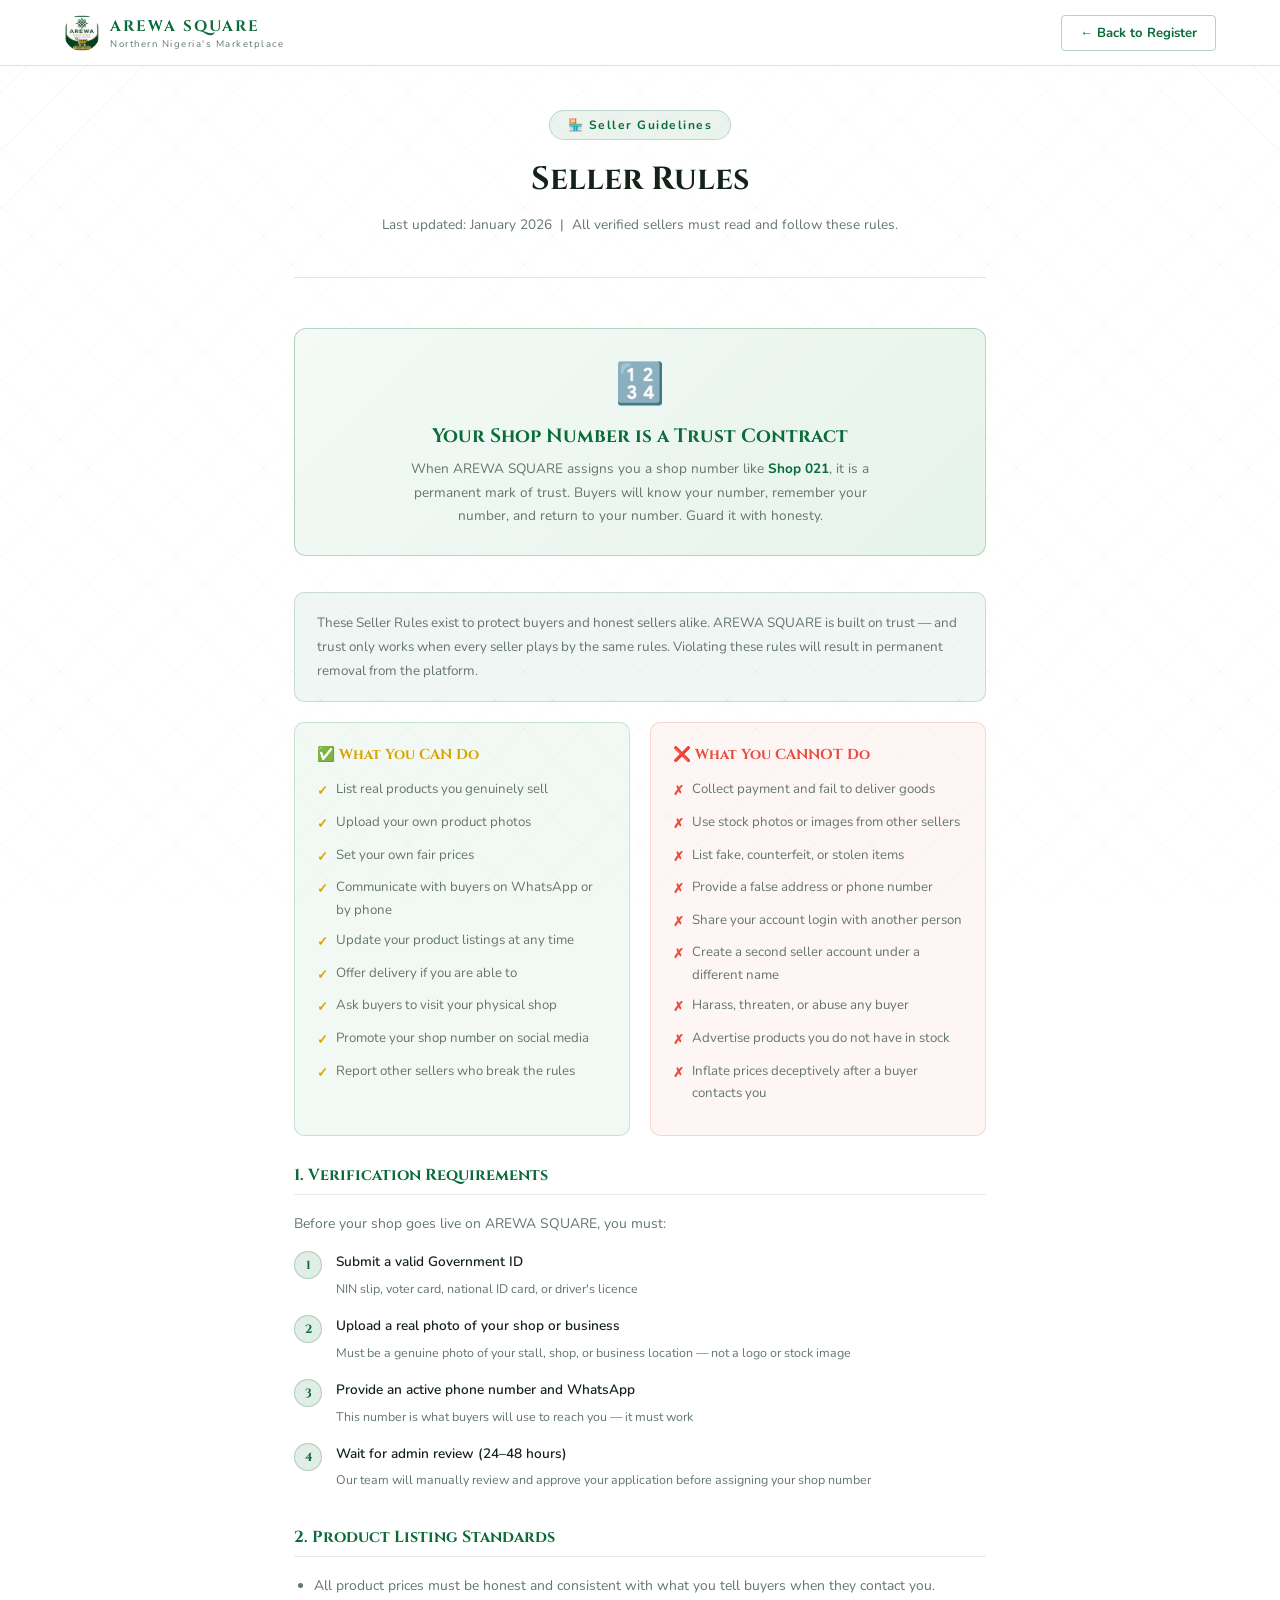
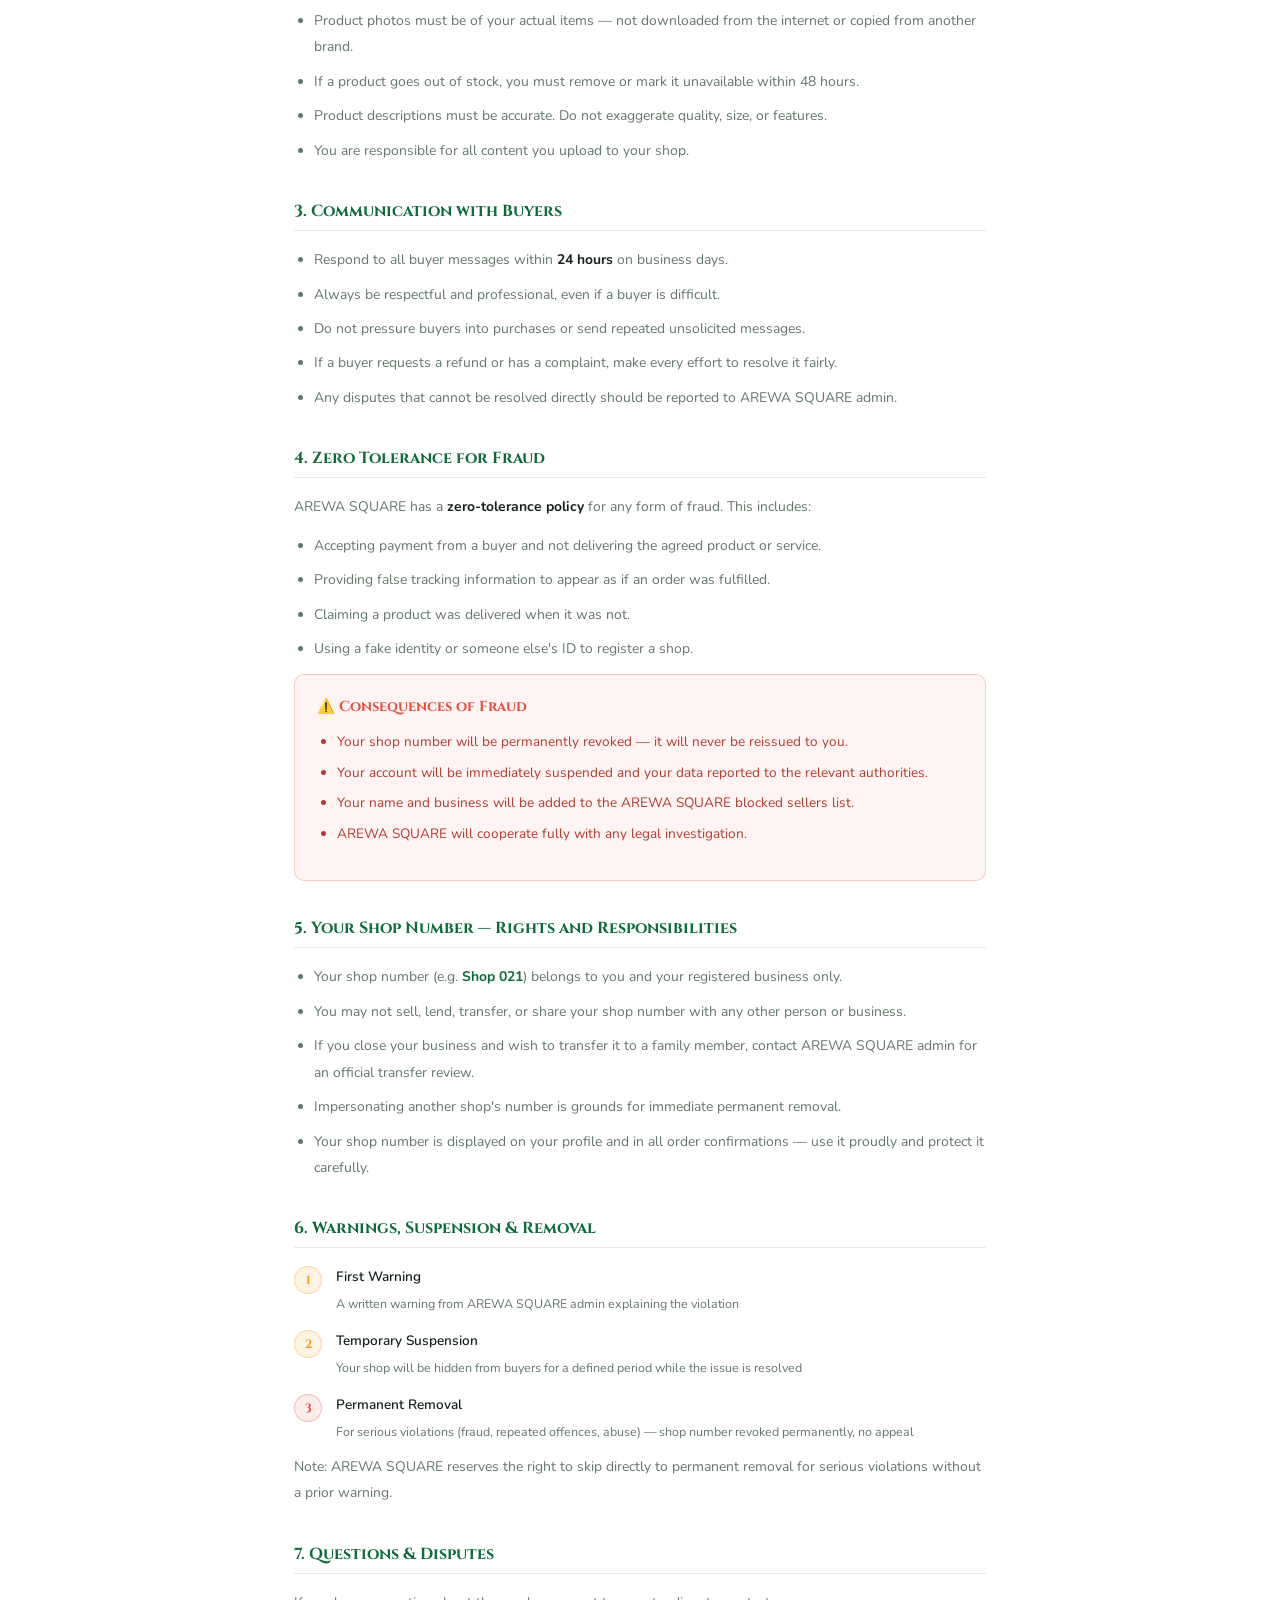
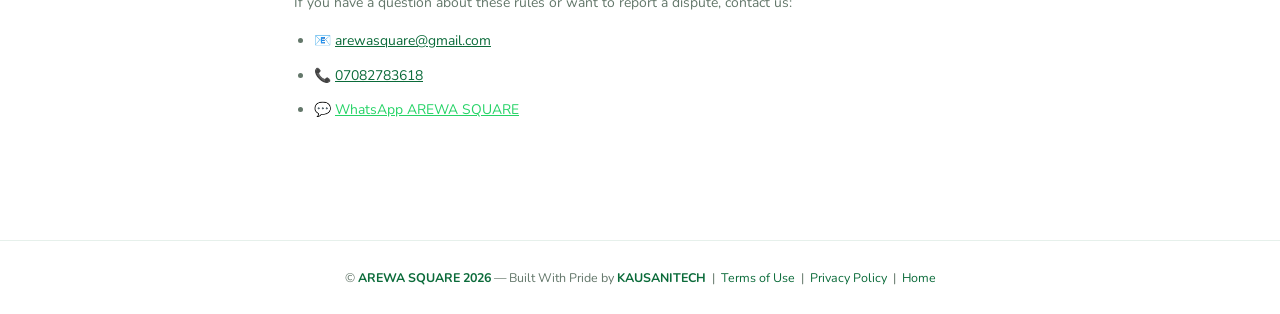
<file: seller-rules.html>
<!DOCTYPE html>
<html lang="en">
<head>
  <meta charset="UTF-8"/>
  <meta name="viewport" content="width=device-width, initial-scale=1.0"/>
  <title>Seller Rules — AREWA SQUARE</title>
  <link href="https://fonts.googleapis.com/css2?family=Cinzel:wght@400;600;700&family=Nunito:wght@300;400;500;600;700&display=swap" rel="stylesheet"/>
  <style>
    *,*::before,*::after{margin:0;padding:0;box-sizing:border-box;}
    :root{
      --green-deep:#FFFFFF;--green-mid:#F3F9F5;--gold:#0B6B3A;--gold-light:#128049;
      --emerald:#D9A400;--white:#14231A;--white-dim:#63776A;--dark:#FFFFFF;
      --danger:#e74c3c;--warn:#f39c12;
    }
    html{scroll-behavior:smooth;}
    body{font-family:'Nunito',sans-serif;background:var(--green-deep);color:var(--white);min-height:100vh;}
    body::before{content:'';position:fixed;inset:0;background-image:repeating-linear-gradient(45deg,transparent,transparent 40px,rgba(11,107,58,0.03) 40px,rgba(11,107,58,0.03) 41px),repeating-linear-gradient(-45deg,transparent,transparent 40px,rgba(11,107,58,0.03) 40px,rgba(11,107,58,0.03) 41px);pointer-events:none;z-index:0;}

    /* NAV */
    nav{position:fixed;top:0;left:0;right:0;z-index:100;display:flex;align-items:center;justify-content:space-between;padding:0 5%;height:66px;background:rgba(255,255,255,0.95);backdrop-filter:blur(12px);border-bottom:1px solid rgba(11,107,58,0.18);}
    .nav-logo{display:flex;align-items:center;gap:10px;text-decoration:none;}
    .nav-logo img{height:36px;width:36px;border-radius:50%;object-fit:cover;}
    .nav-logo-text span:first-child{font-family:'Cinzel',serif;font-size:0.95rem;font-weight:700;color:var(--gold);letter-spacing:2px;display:block;}
    .nav-logo-text span:last-child{display:block;font-size:0.6rem;color:var(--white-dim);letter-spacing:1.5px;}
    .nav-back{padding:8px 18px;border:1px solid rgba(11,107,58,0.3);border-radius:4px;color:var(--gold);font-family:'Nunito',sans-serif;font-size:0.82rem;font-weight:700;cursor:pointer;background:none;text-decoration:none;transition:all 0.3s;}
    .nav-back:hover{background:rgba(11,107,58,0.1);}

    /* CONTENT */
    main{position:relative;z-index:1;max-width:820px;margin:0 auto;padding:110px 5% 80px;}

    .page-hero{text-align:center;margin-bottom:50px;padding-bottom:40px;border-bottom:1px solid rgba(11,107,58,0.15);}
    .page-tag{display:inline-flex;align-items:center;gap:8px;background:rgba(11,107,58,0.08);border:1px solid rgba(11,107,58,0.2);border-radius:20px;padding:6px 18px;font-size:0.75rem;color:var(--gold);letter-spacing:1.5px;font-weight:700;margin-bottom:18px;}
    .page-hero h1{font-family:'Cinzel',serif;font-size:2rem;color:var(--white);margin-bottom:12px;}
    .page-hero p{font-size:0.85rem;color:var(--white-dim);line-height:1.8;}

    /* Rule sections */
    .rule-section{margin-bottom:36px;}
    .rule-section h2{font-family:'Cinzel',serif;font-size:1rem;color:var(--gold);margin-bottom:16px;padding-bottom:8px;border-bottom:1px solid rgba(11,107,58,0.12);display:flex;align-items:center;gap:10px;}
    .rule-section p{font-size:0.87rem;color:var(--white-dim);line-height:1.9;margin-bottom:12px;}
    .rule-section ul{padding-left:20px;margin-bottom:12px;}
    .rule-section ul li{font-size:0.87rem;color:var(--white-dim);line-height:1.9;margin-bottom:8px;}

    /* Rule cards — green = allowed, red = forbidden */
    .rules-grid{display:grid;grid-template-columns:1fr 1fr;gap:20px;margin-bottom:28px;}
    @media(max-width:640px){.rules-grid{grid-template-columns:1fr;}}
    .rule-card{border-radius:10px;padding:22px;}
    .rule-card.allowed{background:rgba(18,128,73,0.05);border:1px solid rgba(18,128,73,0.2);}
    .rule-card.forbidden{background:rgba(231,76,60,0.05);border:1px solid rgba(231,76,60,0.2);}
    .rule-card h3{font-family:'Cinzel',serif;font-size:0.9rem;margin-bottom:14px;display:flex;align-items:center;gap:8px;}
    .rule-card.allowed h3{color:var(--emerald);}
    .rule-card.forbidden h3{color:var(--danger);}
    .rule-card ul{list-style:none;padding:0;}
    .rule-card ul li{font-size:0.83rem;color:var(--white-dim);line-height:1.7;margin-bottom:8px;display:flex;align-items:flex-start;gap:8px;}
    .rule-card ul li::before{flex-shrink:0;margin-top:2px;}
    .rule-card.allowed ul li::before{content:'✓';color:var(--emerald);font-weight:700;}
    .rule-card.forbidden ul li::before{content:'✗';color:var(--danger);font-weight:700;}

    /* Consequence box */
    .consequence-box{background:rgba(231,76,60,0.06);border:1px solid rgba(231,76,60,0.25);border-radius:10px;padding:22px;margin-bottom:24px;}
    .consequence-box h3{font-family:'Cinzel',serif;font-size:0.9rem;color:var(--danger);margin-bottom:14px;display:flex;align-items:center;gap:8px;}
    .consequence-box ul{padding-left:20px;}
    .consequence-box ul li{font-size:0.85rem;color:#B33A2E;line-height:1.8;margin-bottom:6px;}

    /* Highlight box */
    .highlight-box{background:rgba(11,107,58,0.06);border:1px solid rgba(11,107,58,0.18);border-radius:10px;padding:18px 22px;margin-bottom:20px;}
    .highlight-box p{font-size:0.84rem;color:var(--white-dim);line-height:1.8;margin:0;}

    /* Trust badge */
    .trust-banner{background:linear-gradient(135deg,rgba(243,249,245,0.9),rgba(227,242,232,0.9));border:1px solid rgba(11,107,58,0.25);border-radius:12px;padding:28px 32px;text-align:center;margin-bottom:36px;}
    .trust-banner .shop-icon{font-size:2.5rem;margin-bottom:12px;display:block;}
    .trust-banner h2{font-family:'Cinzel',serif;font-size:1.2rem;color:var(--gold);margin-bottom:8px;}
    .trust-banner p{font-size:0.85rem;color:var(--white-dim);line-height:1.7;max-width:500px;margin:0 auto;}

    /* Numbered steps */
    .steps-list{display:flex;flex-direction:column;gap:14px;margin-bottom:12px;}
    .step-item{display:flex;align-items:flex-start;gap:14px;}
    .step-num{width:28px;height:28px;border-radius:50%;background:rgba(11,107,58,0.12);border:1px solid rgba(11,107,58,0.25);display:flex;align-items:center;justify-content:center;font-family:'Cinzel',serif;font-size:0.75rem;font-weight:700;color:var(--gold);flex-shrink:0;margin-top:2px;}
    .step-text p{font-size:0.85rem;color:var(--white);font-weight:600;margin-bottom:2px;}
    .step-text span{font-size:0.78rem;color:var(--white-dim);}

    /* Footer */
    footer{position:relative;z-index:1;text-align:center;padding:28px 5%;border-top:1px solid rgba(11,107,58,0.1);}
    footer p{font-size:0.78rem;color:var(--white-dim);}
    footer span{color:var(--gold);font-weight:700;}
    footer a{color:var(--gold);text-decoration:none;}
  </style>
</head>
<body>

  <nav>
    <a href="./index.html" class="nav-logo">
      <img src="./logo.png" alt="" onerror="this.style.display='none'"/>
      <div class="nav-logo-text">
        <span>AREWA SQUARE</span>
        <span>Northern Nigeria's Marketplace</span>
      </div>
    </a>
    <a href="./auth.html" class="nav-back">← Back to Register</a>
  </nav>

  <main>

    <div class="page-hero">
      <div class="page-tag">🏪 Seller Guidelines</div>
      <h1>Seller Rules</h1>
      <p>Last updated: January 2026 &nbsp;|&nbsp; All verified sellers must read and follow these rules.</p>
    </div>

    <div class="trust-banner">
      <span class="shop-icon">🔢</span>
      <h2>Your Shop Number is a Trust Contract</h2>
      <p>When AREWA SQUARE assigns you a shop number like <strong style="color:var(--gold);">Shop 021</strong>, it is a permanent mark of trust. Buyers will know your number, remember your number, and return to your number. Guard it with honesty.</p>
    </div>

    <div class="highlight-box">
      <p>These Seller Rules exist to protect buyers and honest sellers alike. AREWA SQUARE is built on trust — and trust only works when every seller plays by the same rules. Violating these rules will result in permanent removal from the platform.</p>
    </div>

    <!-- ALLOWED vs FORBIDDEN -->
    <div class="rules-grid">
      <div class="rule-card allowed">
        <h3>✅ What You CAN Do</h3>
        <ul>
          <li>List real products you genuinely sell</li>
          <li>Upload your own product photos</li>
          <li>Set your own fair prices</li>
          <li>Communicate with buyers on WhatsApp or by phone</li>
          <li>Update your product listings at any time</li>
          <li>Offer delivery if you are able to</li>
          <li>Ask buyers to visit your physical shop</li>
          <li>Promote your shop number on social media</li>
          <li>Report other sellers who break the rules</li>
        </ul>
      </div>
      <div class="rule-card forbidden">
        <h3>❌ What You CANNOT Do</h3>
        <ul>
          <li>Collect payment and fail to deliver goods</li>
          <li>Use stock photos or images from other sellers</li>
          <li>List fake, counterfeit, or stolen items</li>
          <li>Provide a false address or phone number</li>
          <li>Share your account login with another person</li>
          <li>Create a second seller account under a different name</li>
          <li>Harass, threaten, or abuse any buyer</li>
          <li>Advertise products you do not have in stock</li>
          <li>Inflate prices deceptively after a buyer contacts you</li>
        </ul>
      </div>
    </div>

    <!-- VERIFICATION -->
    <div class="rule-section">
      <h2>1. Verification Requirements</h2>
      <p>Before your shop goes live on AREWA SQUARE, you must:</p>
      <div class="steps-list">
        <div class="step-item">
          <div class="step-num">1</div>
          <div class="step-text"><p>Submit a valid Government ID</p><span>NIN slip, voter card, national ID card, or driver's licence</span></div>
        </div>
        <div class="step-item">
          <div class="step-num">2</div>
          <div class="step-text"><p>Upload a real photo of your shop or business</p><span>Must be a genuine photo of your stall, shop, or business location — not a logo or stock image</span></div>
        </div>
        <div class="step-item">
          <div class="step-num">3</div>
          <div class="step-text"><p>Provide an active phone number and WhatsApp</p><span>This number is what buyers will use to reach you — it must work</span></div>
        </div>
        <div class="step-item">
          <div class="step-num">4</div>
          <div class="step-text"><p>Wait for admin review (24–48 hours)</p><span>Our team will manually review and approve your application before assigning your shop number</span></div>
        </div>
      </div>
    </div>

    <!-- PRODUCT LISTINGS -->
    <div class="rule-section">
      <h2>2. Product Listing Standards</h2>
      <ul>
        <li>All product prices must be honest and consistent with what you tell buyers when they contact you.</li>
        <li>Product photos must be of your actual items — not downloaded from the internet or copied from another brand.</li>
        <li>If a product goes out of stock, you must remove or mark it unavailable within 48 hours.</li>
        <li>Product descriptions must be accurate. Do not exaggerate quality, size, or features.</li>
        <li>You are responsible for all content you upload to your shop.</li>
      </ul>
    </div>

    <!-- COMMUNICATION -->
    <div class="rule-section">
      <h2>3. Communication with Buyers</h2>
      <ul>
        <li>Respond to all buyer messages within <strong style="color:var(--white);">24 hours</strong> on business days.</li>
        <li>Always be respectful and professional, even if a buyer is difficult.</li>
        <li>Do not pressure buyers into purchases or send repeated unsolicited messages.</li>
        <li>If a buyer requests a refund or has a complaint, make every effort to resolve it fairly.</li>
        <li>Any disputes that cannot be resolved directly should be reported to AREWA SQUARE admin.</li>
      </ul>
    </div>

    <!-- FRAUD -->
    <div class="rule-section">
      <h2>4. Zero Tolerance for Fraud</h2>
      <p>AREWA SQUARE has a <strong style="color:var(--white);">zero-tolerance policy</strong> for any form of fraud. This includes:</p>
      <ul>
        <li>Accepting payment from a buyer and not delivering the agreed product or service.</li>
        <li>Providing false tracking information to appear as if an order was fulfilled.</li>
        <li>Claiming a product was delivered when it was not.</li>
        <li>Using a fake identity or someone else's ID to register a shop.</li>
      </ul>
      <div class="consequence-box">
        <h3>⚠️ Consequences of Fraud</h3>
        <ul>
          <li>Your shop number will be permanently revoked — it will never be reissued to you.</li>
          <li>Your account will be immediately suspended and your data reported to the relevant authorities.</li>
          <li>Your name and business will be added to the AREWA SQUARE blocked sellers list.</li>
          <li>AREWA SQUARE will cooperate fully with any legal investigation.</li>
        </ul>
      </div>
    </div>

    <!-- SHOP NUMBER RULES -->
    <div class="rule-section">
      <h2>5. Your Shop Number — Rights and Responsibilities</h2>
      <ul>
        <li>Your shop number (e.g. <strong style="color:var(--gold);">Shop 021</strong>) belongs to you and your registered business only.</li>
        <li>You may not sell, lend, transfer, or share your shop number with any other person or business.</li>
        <li>If you close your business and wish to transfer it to a family member, contact AREWA SQUARE admin for an official transfer review.</li>
        <li>Impersonating another shop's number is grounds for immediate permanent removal.</li>
        <li>Your shop number is displayed on your profile and in all order confirmations — use it proudly and protect it carefully.</li>
      </ul>
    </div>

    <!-- SUSPENSION -->
    <div class="rule-section">
      <h2>6. Warnings, Suspension & Removal</h2>
      <div class="steps-list">
        <div class="step-item">
          <div class="step-num" style="background:rgba(243,156,18,0.12);border-color:rgba(243,156,18,0.3);color:var(--warn);">1</div>
          <div class="step-text"><p>First Warning</p><span>A written warning from AREWA SQUARE admin explaining the violation</span></div>
        </div>
        <div class="step-item">
          <div class="step-num" style="background:rgba(243,156,18,0.12);border-color:rgba(243,156,18,0.3);color:var(--warn);">2</div>
          <div class="step-text"><p>Temporary Suspension</p><span>Your shop will be hidden from buyers for a defined period while the issue is resolved</span></div>
        </div>
        <div class="step-item">
          <div class="step-num" style="background:rgba(231,76,60,0.1);border-color:rgba(231,76,60,0.3);color:var(--danger);">3</div>
          <div class="step-text"><p>Permanent Removal</p><span>For serious violations (fraud, repeated offences, abuse) — shop number revoked permanently, no appeal</span></div>
        </div>
      </div>
      <p style="margin-top:12px;">Note: AREWA SQUARE reserves the right to skip directly to permanent removal for serious violations without a prior warning.</p>
    </div>

    <!-- CONTACT -->
    <div class="rule-section">
      <h2>7. Questions & Disputes</h2>
      <p>If you have a question about these rules or want to report a dispute, contact us:</p>
      <ul>
        <li>📧 <a href="mailto:arewasquare@gmail.com" style="color:var(--gold);">arewasquare@gmail.com</a></li>
        <li>📞 <a href="tel:+2347082783618" style="color:var(--gold);">07082783618</a></li>
        <li>💬 <a href="https://wa.me/message/B5NOLBZXJZ6HA1" target="_blank" style="color:#25D366;">WhatsApp AREWA SQUARE</a></li>
      </ul>
    </div>

  </main>

  <footer>
    <p>© <span>AREWA SQUARE 2026</span> — Built With Pride by <span>KAUSANITECH</span> &nbsp;|&nbsp;
      <a href="./terms.html">Terms of Use</a> &nbsp;|&nbsp;
      <a href="./privacy.html">Privacy Policy</a> &nbsp;|&nbsp;
      <a href="./index.html">Home</a>
    </p>
  </footer>

</body>
</html>
</file>
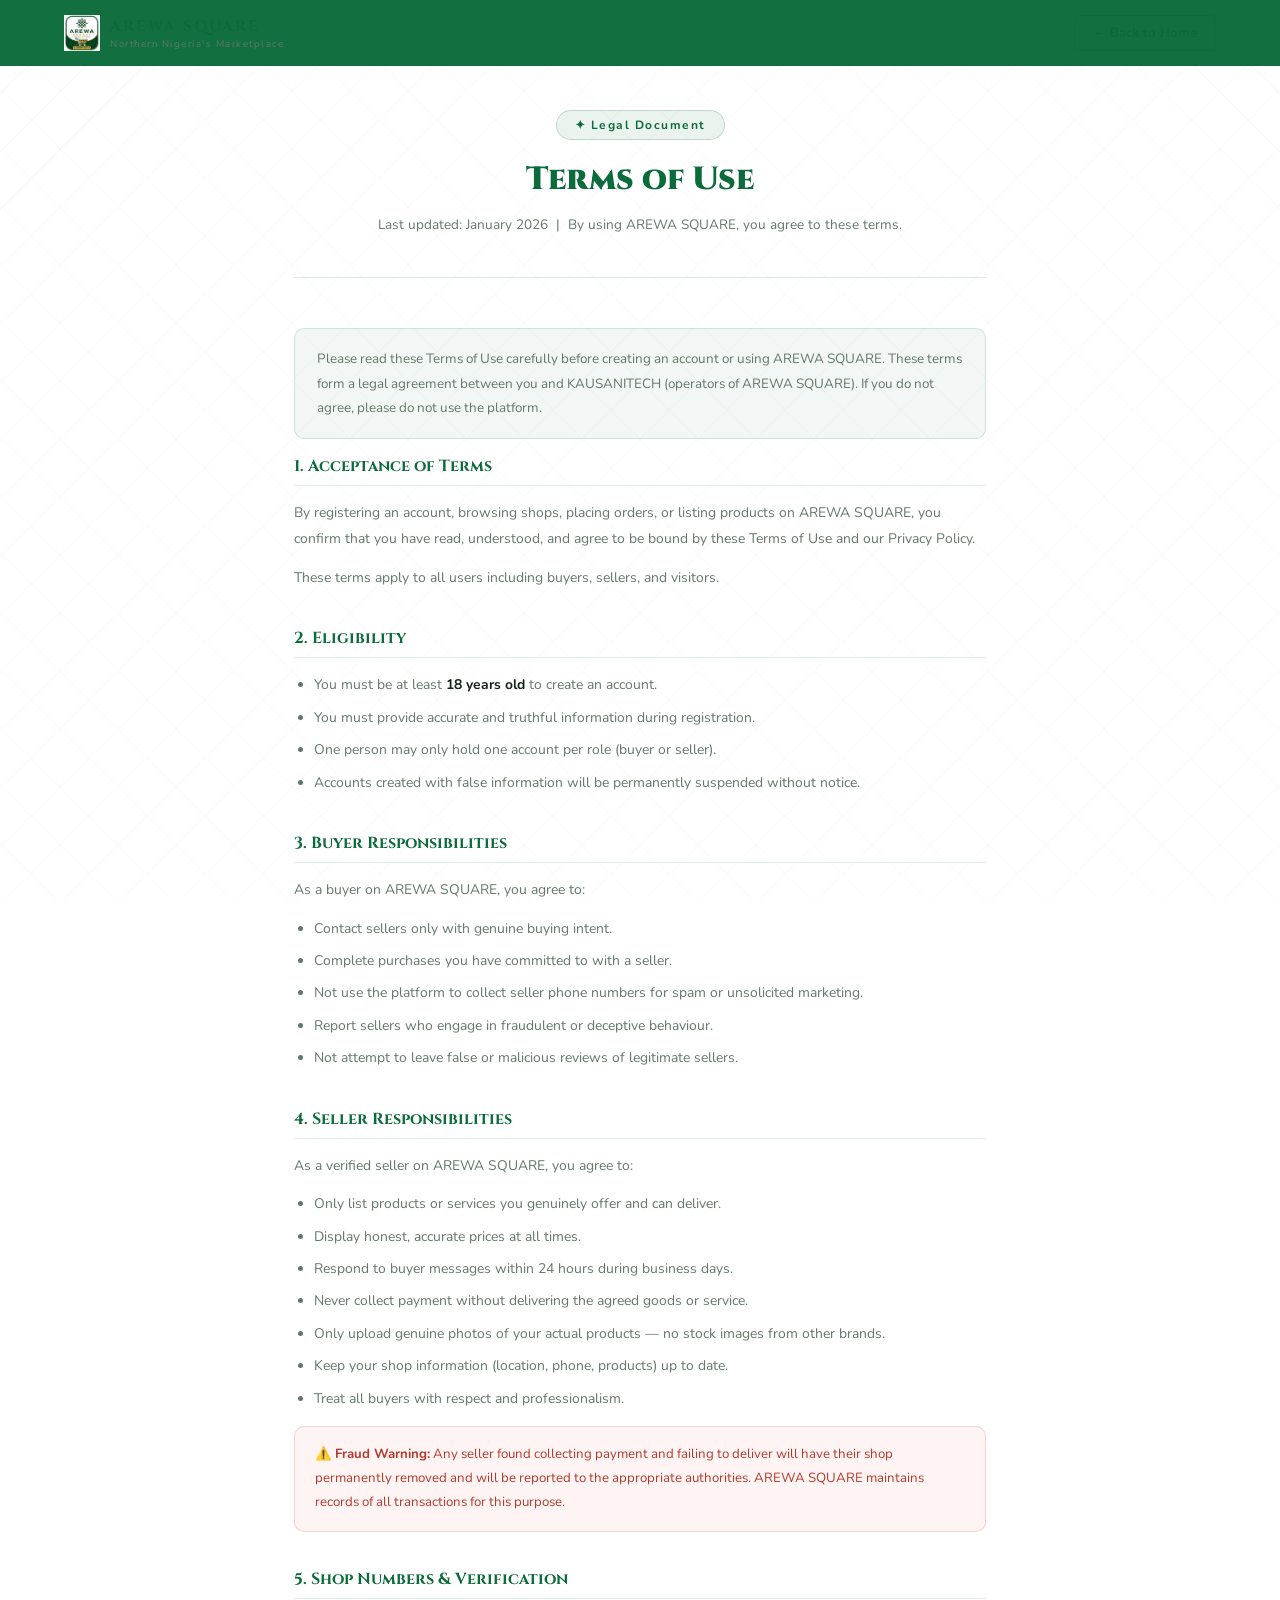
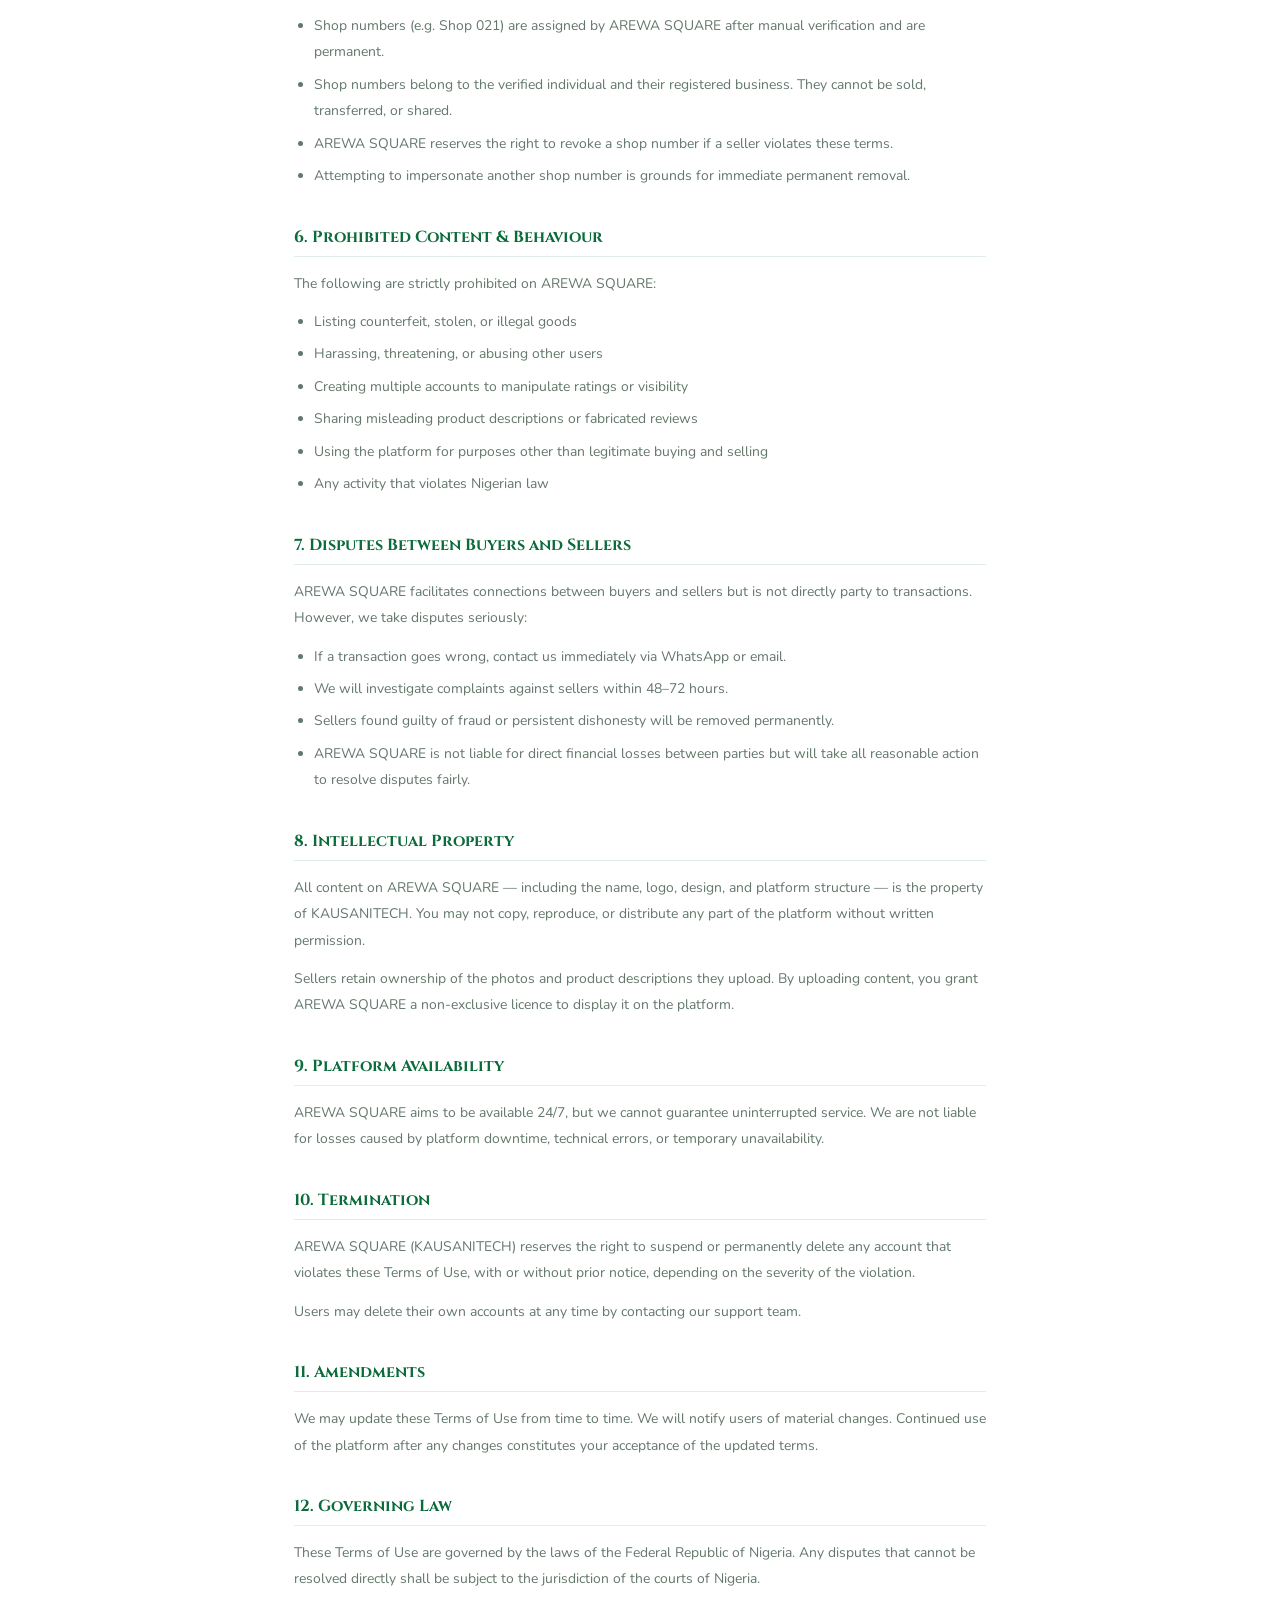
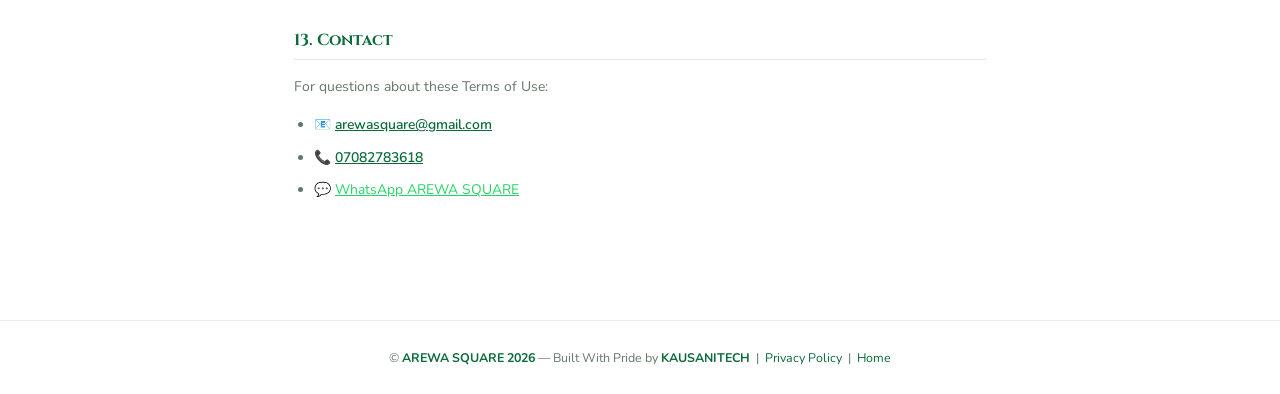
<file: terms.html>
<!DOCTYPE html>
<html lang="en">
<head>
  <meta charset="UTF-8"/>
  <meta name="viewport" content="width=device-width, initial-scale=1.0"/>
  <title>Terms of Use — AREWA SQUARE</title>
  <link href="https://fonts.googleapis.com/css2?family=Cinzel:wght@400;600;700&family=Nunito:wght@300;400;500;600;700&display=swap" rel="stylesheet"/>
  <style>
    *,*::before,*::after{margin:0;padding:0;box-sizing:border-box;}
    :root{
      --green-deep:#FFFFFF;--gold:#0B6B3A;--emerald:#D9A400;
      --white:#14231A;--white-dim:#63776A;--dark:#FFFFFF;
    }
    html{scroll-behavior:smooth;}
    body{font-family:'Nunito',sans-serif;background:#FFFFFF;color:#14231A;min-height:100vh;}
    body::before{content:'';position:fixed;inset:0;background-image:repeating-linear-gradient(45deg,transparent,transparent 40px,rgba(11,107,58,0.03) 40px,rgba(11,107,58,0.03) 41px),repeating-linear-gradient(-45deg,transparent,transparent 40px,rgba(11,107,58,0.03) 40px,rgba(11,107,58,0.03) 41px);pointer-events:none;z-index:0;}
    nav{position:fixed;top:0;left:0;right:0;z-index:100;display:flex;align-items:center;justify-content:space-between;padding:0 5%;height:66px;background:rgba(11,107,58,0.97);backdrop-filter:blur(12px);border-bottom:1px solid rgba(11,107,58,0.18);}
    .nav-logo{display:flex;align-items:center;gap:10px;text-decoration:none;}
    .nav-logo-text span:first-child{font-family:'Cinzel',serif;font-size:0.95rem;font-weight:700;color:#0B6B3A;letter-spacing:2px;}
    .nav-logo-text span:last-child{display:block;font-size:0.6rem;color:#63776A;letter-spacing:1.5px;}
    .nav-back{padding:8px 18px;border:1px solid rgba(11,107,58,0.3);border-radius:4px;color:#0B6B3A;font-family:'Nunito',sans-serif;font-size:0.82rem;font-weight:700;cursor:pointer;background:none;text-decoration:none;transition:all 0.3s;}
    .nav-back:hover{background:rgba(11,107,58,0.1);}
    main{position:relative;z-index:1;max-width:820px;margin:0 auto;padding:110px 5% 80px;}
    .page-hero{text-align:center;margin-bottom:50px;padding-bottom:40px;border-bottom:1px solid rgba(11,107,58,0.15);}
    .page-tag{display:inline-flex;align-items:center;gap:8px;background:rgba(11,107,58,0.08);border:1px solid rgba(11,107,58,0.2);border-radius:20px;padding:6px 18px;font-size:0.75rem;color:#0B6B3A;letter-spacing:1.5px;font-weight:700;margin-bottom:18px;}
    .page-hero h1{font-family:'Cinzel',serif;font-size:2rem;font-weight:900;color:#0B6B3A;margin-bottom:12px;text-shadow:none;}
    .page-hero p{font-size:0.85rem;color:#63776A;line-height:1.8;}
    .doc-section{margin-bottom:36px;}
    .doc-section h2{font-family:'Cinzel',serif;font-size:1rem;color:#0B6B3A;margin-bottom:14px;padding-bottom:8px;border-bottom:1px solid rgba(11,107,58,0.12);display:flex;align-items:center;gap:10px;}
    .doc-section p{font-size:0.87rem;color:#63776A;line-height:1.9;margin-bottom:12px;}
    .doc-section ul{padding-left:20px;margin-bottom:12px;}
    .doc-section ul li{font-size:0.87rem;color:#63776A;line-height:1.9;margin-bottom:6px;}
    .highlight-box{background:rgba(11,107,58,0.05);border:1px solid rgba(11,107,58,0.15);border-radius:10px;padding:18px 22px;margin-bottom:16px;}
    .highlight-box p{font-size:0.84rem;color:#63776A;line-height:1.8;margin:0;}
    .warning-box{background:rgba(231,76,60,0.06);border:1px solid rgba(231,76,60,0.2);border-radius:10px;padding:16px 20px;margin:14px 0;}
    .warning-box p{font-size:0.83rem;color:#B33A2E;line-height:1.8;margin:0;}
    footer{position:relative;z-index:1;text-align:center;padding:28px 5%;border-top:1px solid rgba(11,107,58,0.1);}
    footer p{font-size:0.78rem;color:#63776A;}
    footer span{color:#0B6B3A;font-weight:700;}
    footer a{color:#0B6B3A;text-decoration:none;}
  </style>
</head>
<body>

  <nav>
    <a href="./index.html" class="nav-logo">
      <img src="./logo.png" alt="" height="36" onerror="this.style.display='none'"/>
      <div class="nav-logo-text">
        <span>AREWA SQUARE</span>
        <span>Northern Nigeria's Marketplace</span>
      </div>
    </a>
    <a href="./index.html" class="nav-back">← Back to Home</a>
  </nav>

  <main>
    <div class="page-hero">
      <div class="page-tag">✦ Legal Document</div>
      <h1>Terms of Use</h1>
      <p>Last updated: January 2026 &nbsp;|&nbsp; By using AREWA SQUARE, you agree to these terms.</p>
    </div>

    <div class="highlight-box">
      <p>Please read these Terms of Use carefully before creating an account or using AREWA SQUARE. These terms form a legal agreement between you and KAUSANITECH (operators of AREWA SQUARE). If you do not agree, please do not use the platform.</p>
    </div>

    <div class="doc-section">
      <h2>1. Acceptance of Terms</h2>
      <p>By registering an account, browsing shops, placing orders, or listing products on AREWA SQUARE, you confirm that you have read, understood, and agree to be bound by these Terms of Use and our Privacy Policy.</p>
      <p>These terms apply to all users including buyers, sellers, and visitors.</p>
    </div>

    <div class="doc-section">
      <h2>2. Eligibility</h2>
      <ul>
        <li>You must be at least <strong style="color:#14231A;">18 years old</strong> to create an account.</li>
        <li>You must provide accurate and truthful information during registration.</li>
        <li>One person may only hold one account per role (buyer or seller).</li>
        <li>Accounts created with false information will be permanently suspended without notice.</li>
      </ul>
    </div>

    <div class="doc-section">
      <h2>3. Buyer Responsibilities</h2>
      <p>As a buyer on AREWA SQUARE, you agree to:</p>
      <ul>
        <li>Contact sellers only with genuine buying intent.</li>
        <li>Complete purchases you have committed to with a seller.</li>
        <li>Not use the platform to collect seller phone numbers for spam or unsolicited marketing.</li>
        <li>Report sellers who engage in fraudulent or deceptive behaviour.</li>
        <li>Not attempt to leave false or malicious reviews of legitimate sellers.</li>
      </ul>
    </div>

    <div class="doc-section">
      <h2>4. Seller Responsibilities</h2>
      <p>As a verified seller on AREWA SQUARE, you agree to:</p>
      <ul>
        <li>Only list products or services you genuinely offer and can deliver.</li>
        <li>Display honest, accurate prices at all times.</li>
        <li>Respond to buyer messages within 24 hours during business days.</li>
        <li>Never collect payment without delivering the agreed goods or service.</li>
        <li>Only upload genuine photos of your actual products — no stock images from other brands.</li>
        <li>Keep your shop information (location, phone, products) up to date.</li>
        <li>Treat all buyers with respect and professionalism.</li>
      </ul>
      <div class="warning-box">
        <p>⚠️ <strong>Fraud Warning:</strong> Any seller found collecting payment and failing to deliver will have their shop permanently removed and will be reported to the appropriate authorities. AREWA SQUARE maintains records of all transactions for this purpose.</p>
      </div>
    </div>

    <div class="doc-section">
      <h2>5. Shop Numbers & Verification</h2>
      <ul>
        <li>Shop numbers (e.g. Shop 021) are assigned by AREWA SQUARE after manual verification and are permanent.</li>
        <li>Shop numbers belong to the verified individual and their registered business. They cannot be sold, transferred, or shared.</li>
        <li>AREWA SQUARE reserves the right to revoke a shop number if a seller violates these terms.</li>
        <li>Attempting to impersonate another shop number is grounds for immediate permanent removal.</li>
      </ul>
    </div>

    <div class="doc-section">
      <h2>6. Prohibited Content & Behaviour</h2>
      <p>The following are strictly prohibited on AREWA SQUARE:</p>
      <ul>
        <li>Listing counterfeit, stolen, or illegal goods</li>
        <li>Harassing, threatening, or abusing other users</li>
        <li>Creating multiple accounts to manipulate ratings or visibility</li>
        <li>Sharing misleading product descriptions or fabricated reviews</li>
        <li>Using the platform for purposes other than legitimate buying and selling</li>
        <li>Any activity that violates Nigerian law</li>
      </ul>
    </div>

    <div class="doc-section">
      <h2>7. Disputes Between Buyers and Sellers</h2>
      <p>AREWA SQUARE facilitates connections between buyers and sellers but is not directly party to transactions. However, we take disputes seriously:</p>
      <ul>
        <li>If a transaction goes wrong, contact us immediately via WhatsApp or email.</li>
        <li>We will investigate complaints against sellers within 48–72 hours.</li>
        <li>Sellers found guilty of fraud or persistent dishonesty will be removed permanently.</li>
        <li>AREWA SQUARE is not liable for direct financial losses between parties but will take all reasonable action to resolve disputes fairly.</li>
      </ul>
    </div>

    <div class="doc-section">
      <h2>8. Intellectual Property</h2>
      <p>All content on AREWA SQUARE — including the name, logo, design, and platform structure — is the property of KAUSANITECH. You may not copy, reproduce, or distribute any part of the platform without written permission.</p>
      <p>Sellers retain ownership of the photos and product descriptions they upload. By uploading content, you grant AREWA SQUARE a non-exclusive licence to display it on the platform.</p>
    </div>

    <div class="doc-section">
      <h2>9. Platform Availability</h2>
      <p>AREWA SQUARE aims to be available 24/7, but we cannot guarantee uninterrupted service. We are not liable for losses caused by platform downtime, technical errors, or temporary unavailability.</p>
    </div>

    <div class="doc-section">
      <h2>10. Termination</h2>
      <p>AREWA SQUARE (KAUSANITECH) reserves the right to suspend or permanently delete any account that violates these Terms of Use, with or without prior notice, depending on the severity of the violation.</p>
      <p>Users may delete their own accounts at any time by contacting our support team.</p>
    </div>

    <div class="doc-section">
      <h2>11. Amendments</h2>
      <p>We may update these Terms of Use from time to time. We will notify users of material changes. Continued use of the platform after any changes constitutes your acceptance of the updated terms.</p>
    </div>

    <div class="doc-section">
      <h2>12. Governing Law</h2>
      <p>These Terms of Use are governed by the laws of the Federal Republic of Nigeria. Any disputes that cannot be resolved directly shall be subject to the jurisdiction of the courts of Nigeria.</p>
    </div>

    <div class="doc-section">
      <h2>13. Contact</h2>
      <p>For questions about these Terms of Use:</p>
      <ul>
        <li>📧 <a href="mailto:arewasquare@gmail.com" style="color:#0B6B3A;font-weight:600;">arewasquare@gmail.com</a></li>
        <li>📞 <a href="tel:+2347082783618" style="color:#0B6B3A;font-weight:600;">07082783618</a></li>
        <li>💬 <a href="https://wa.me/message/B5NOLBZXJZ6HA1" target="_blank" style="color:#25D366;">WhatsApp AREWA SQUARE</a></li>
      </ul>
    </div>
  </main>

  <footer>
    <p>© <span>AREWA SQUARE 2026</span> — Built With Pride by <span>KAUSANITECH</span> &nbsp;|&nbsp; <a href="./privacy.html">Privacy Policy</a> &nbsp;|&nbsp; <a href="./index.html">Home</a></p>
  </footer>

</body>
</html>
</file>
